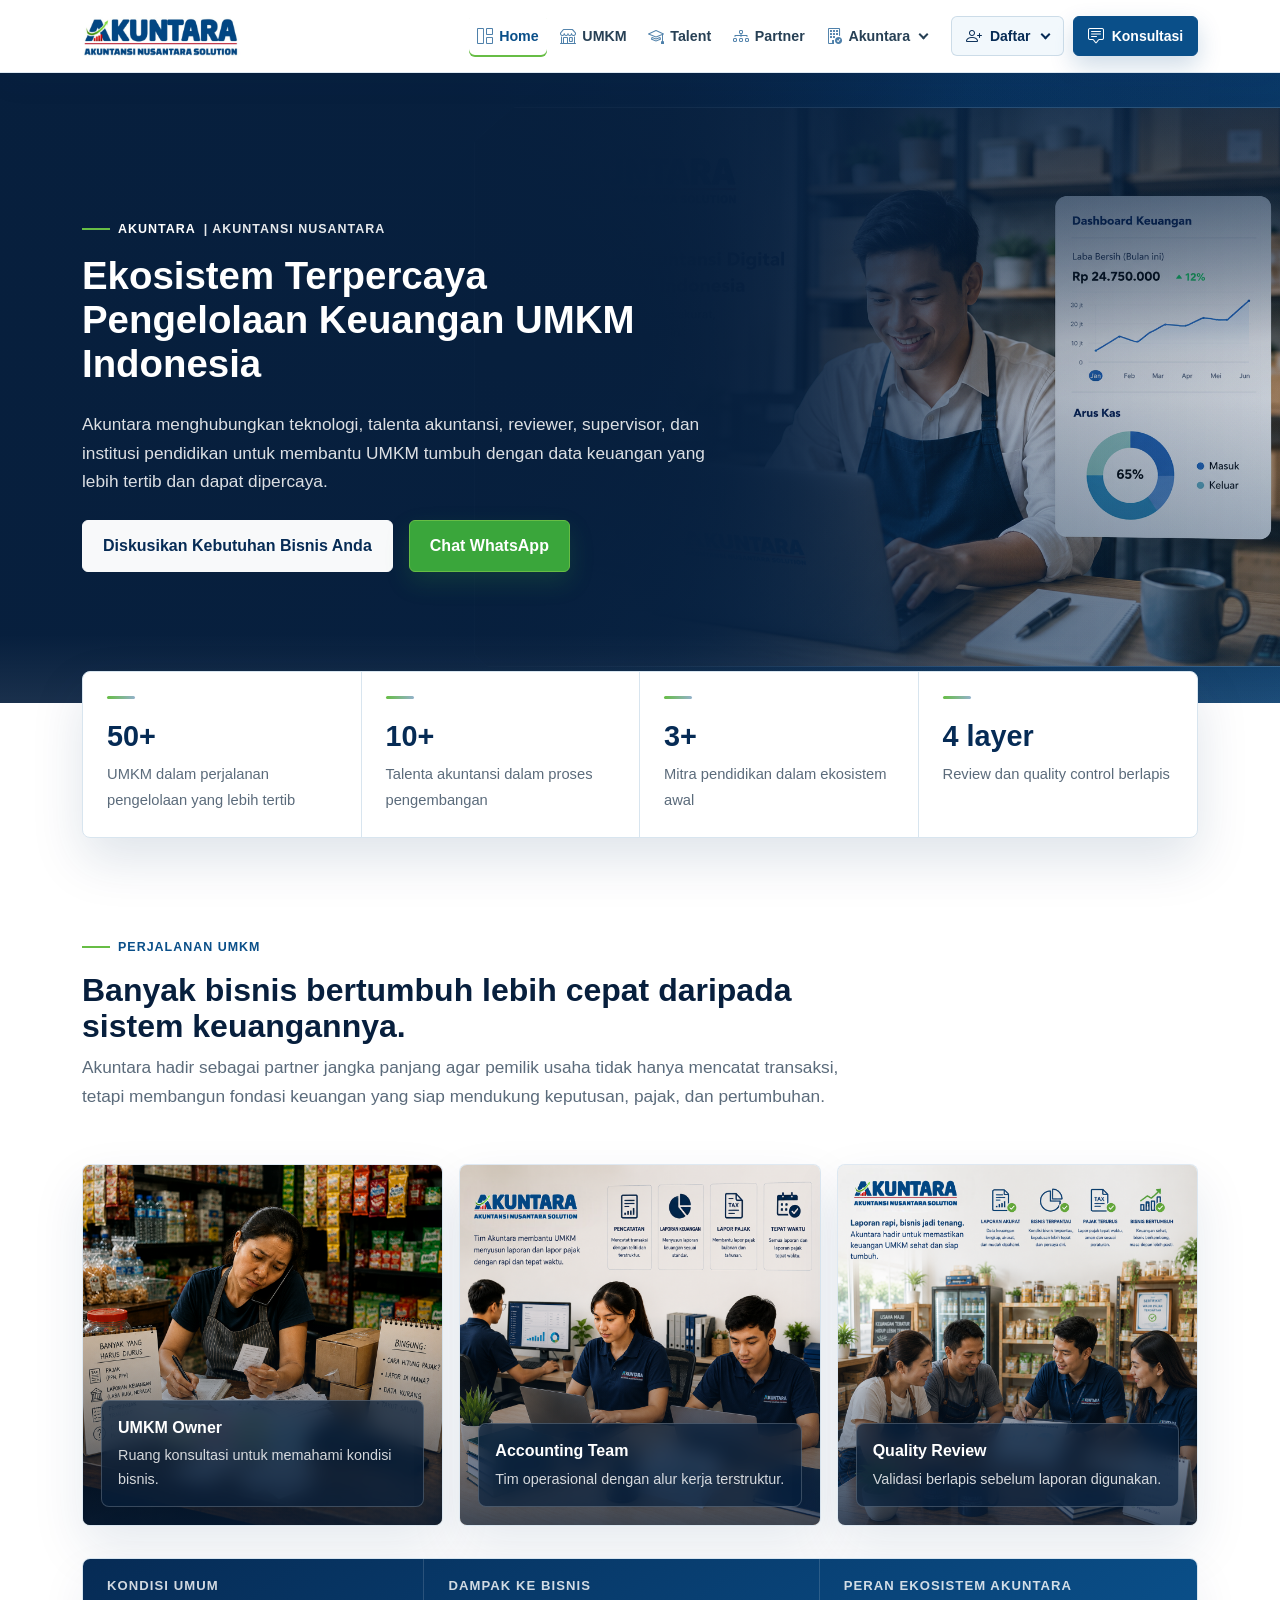
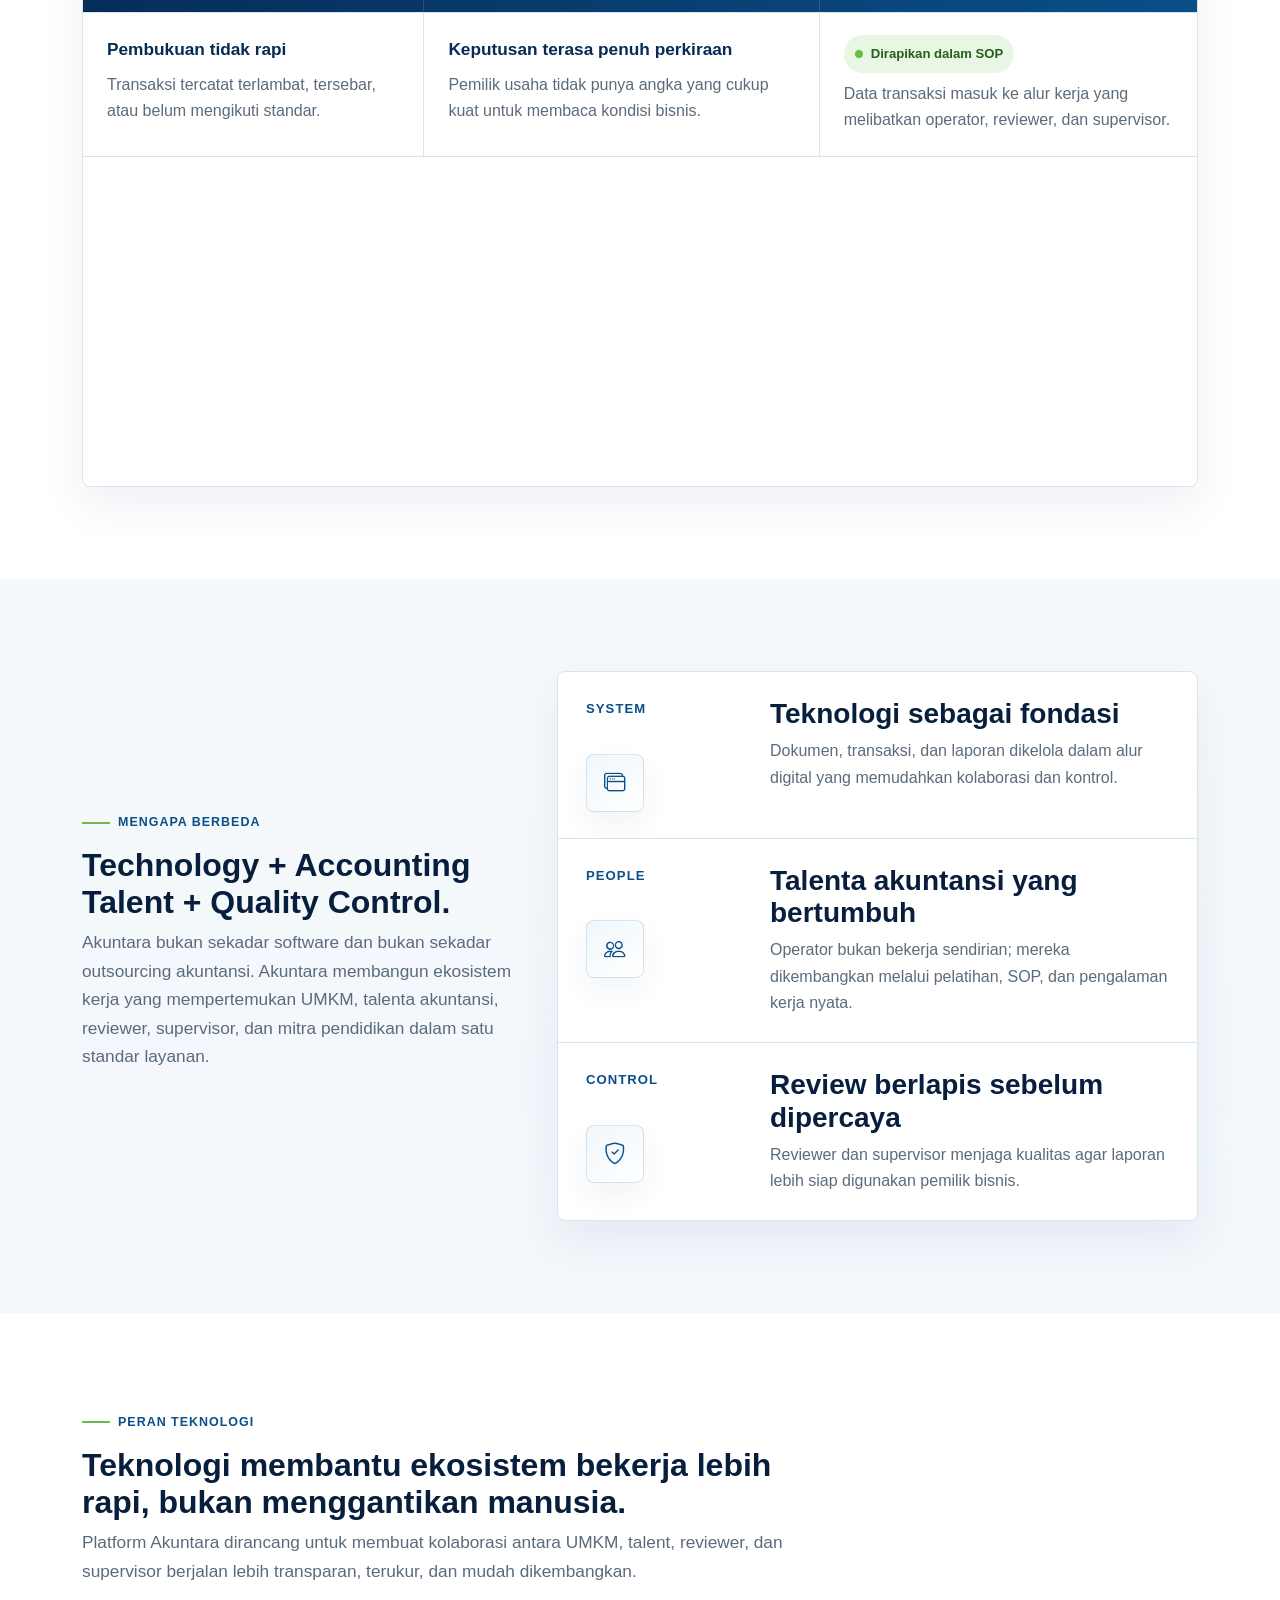
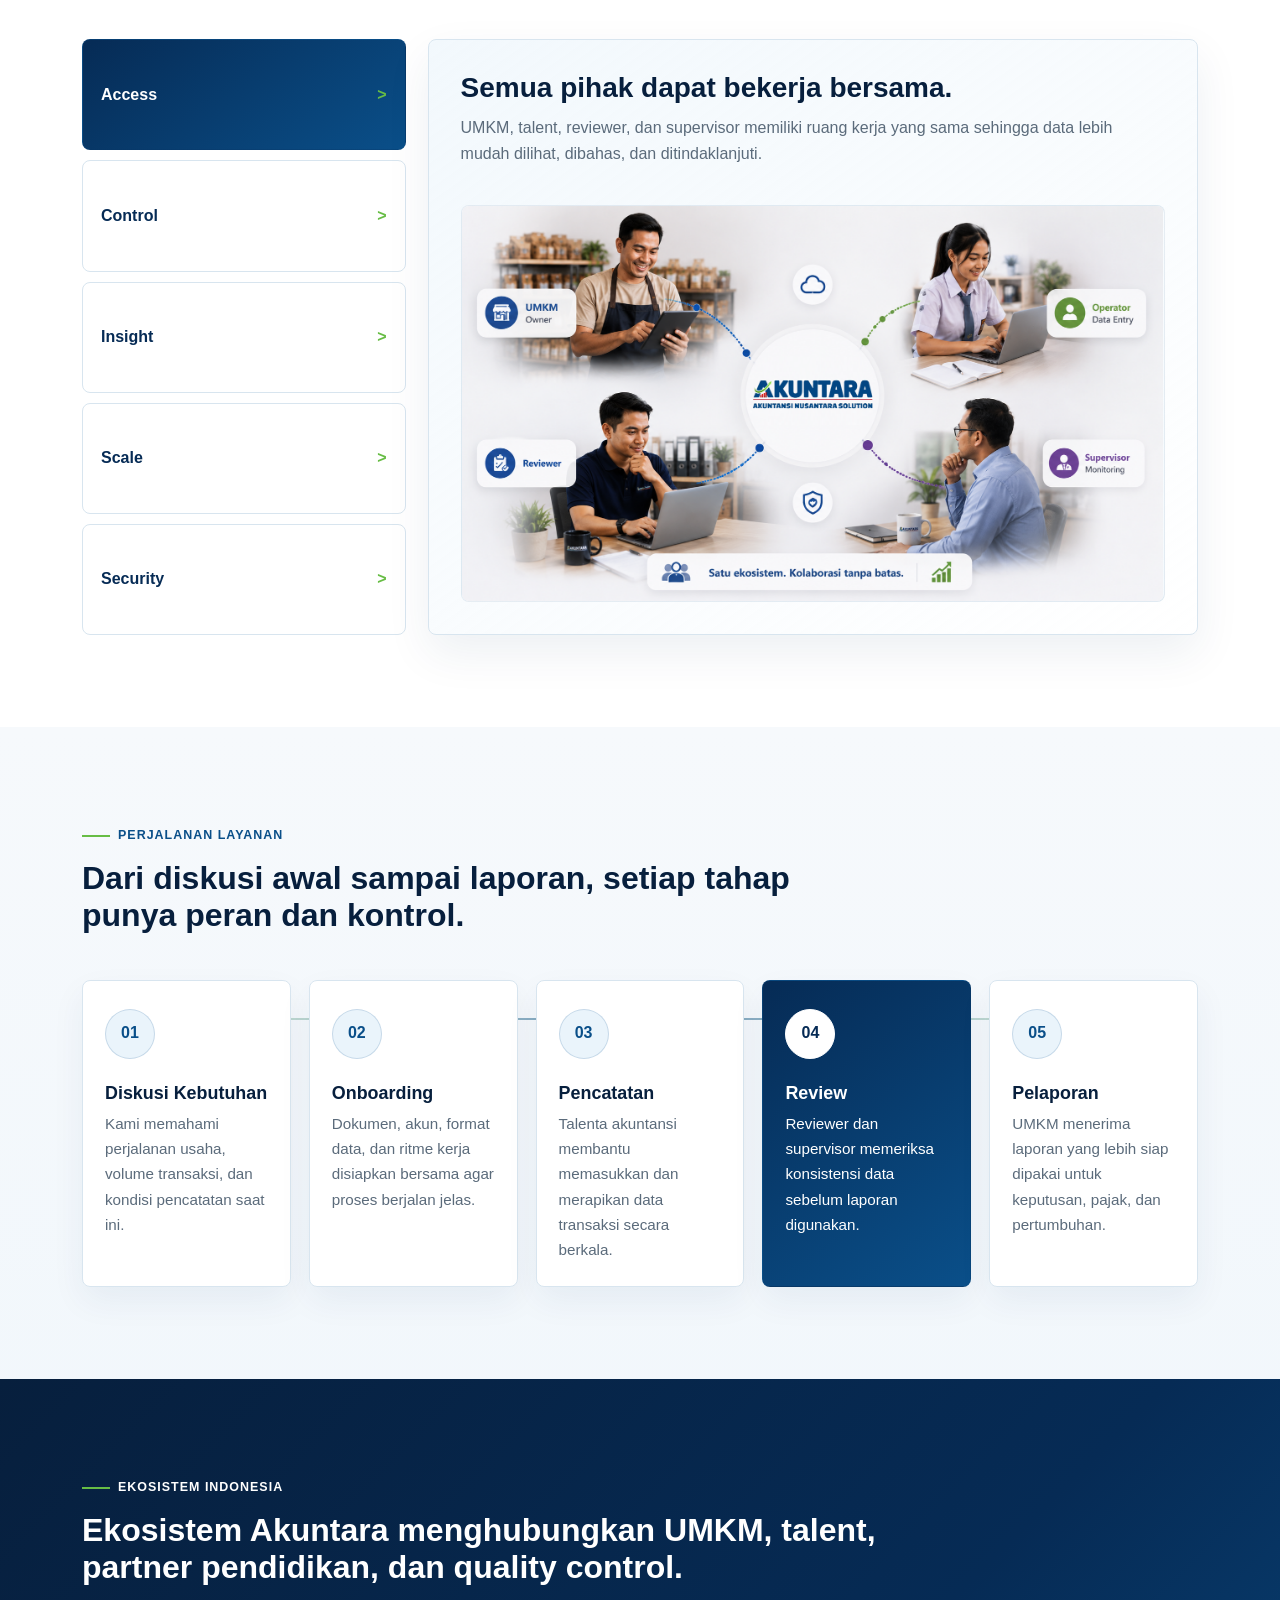
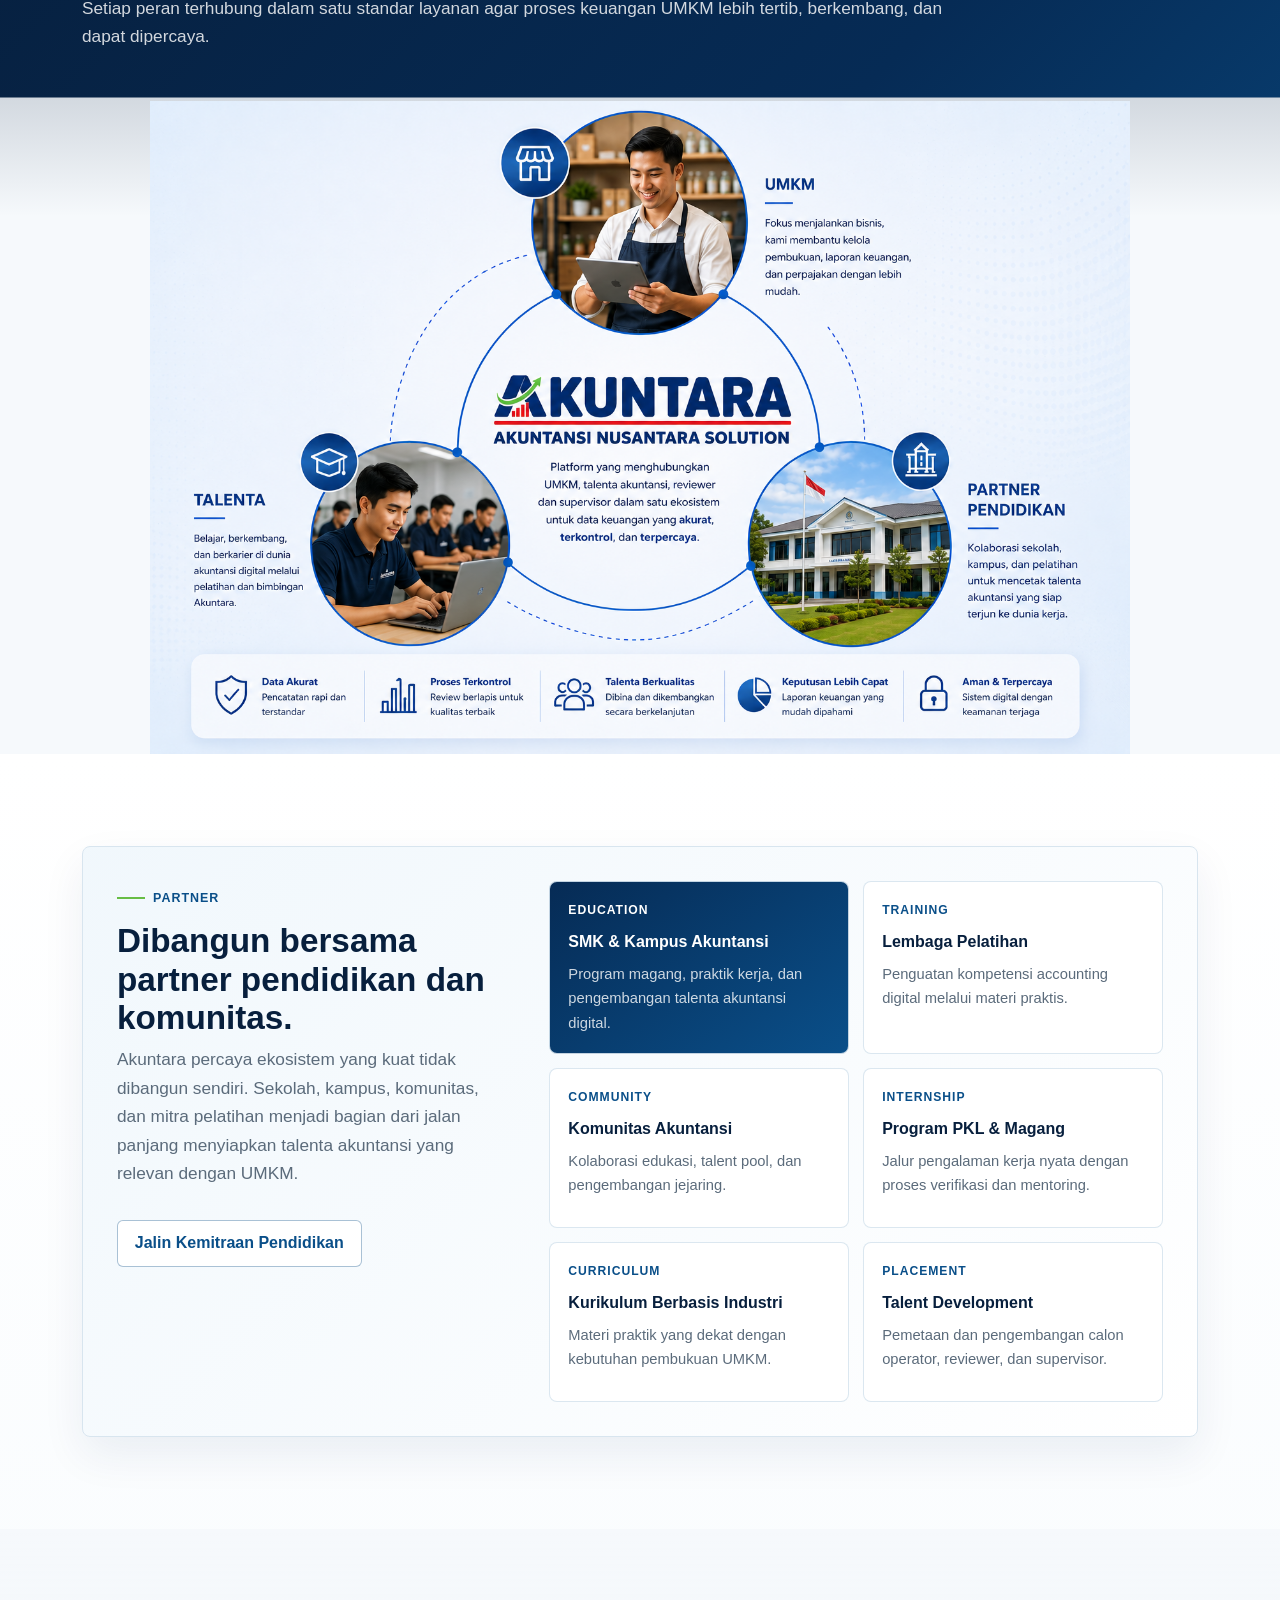
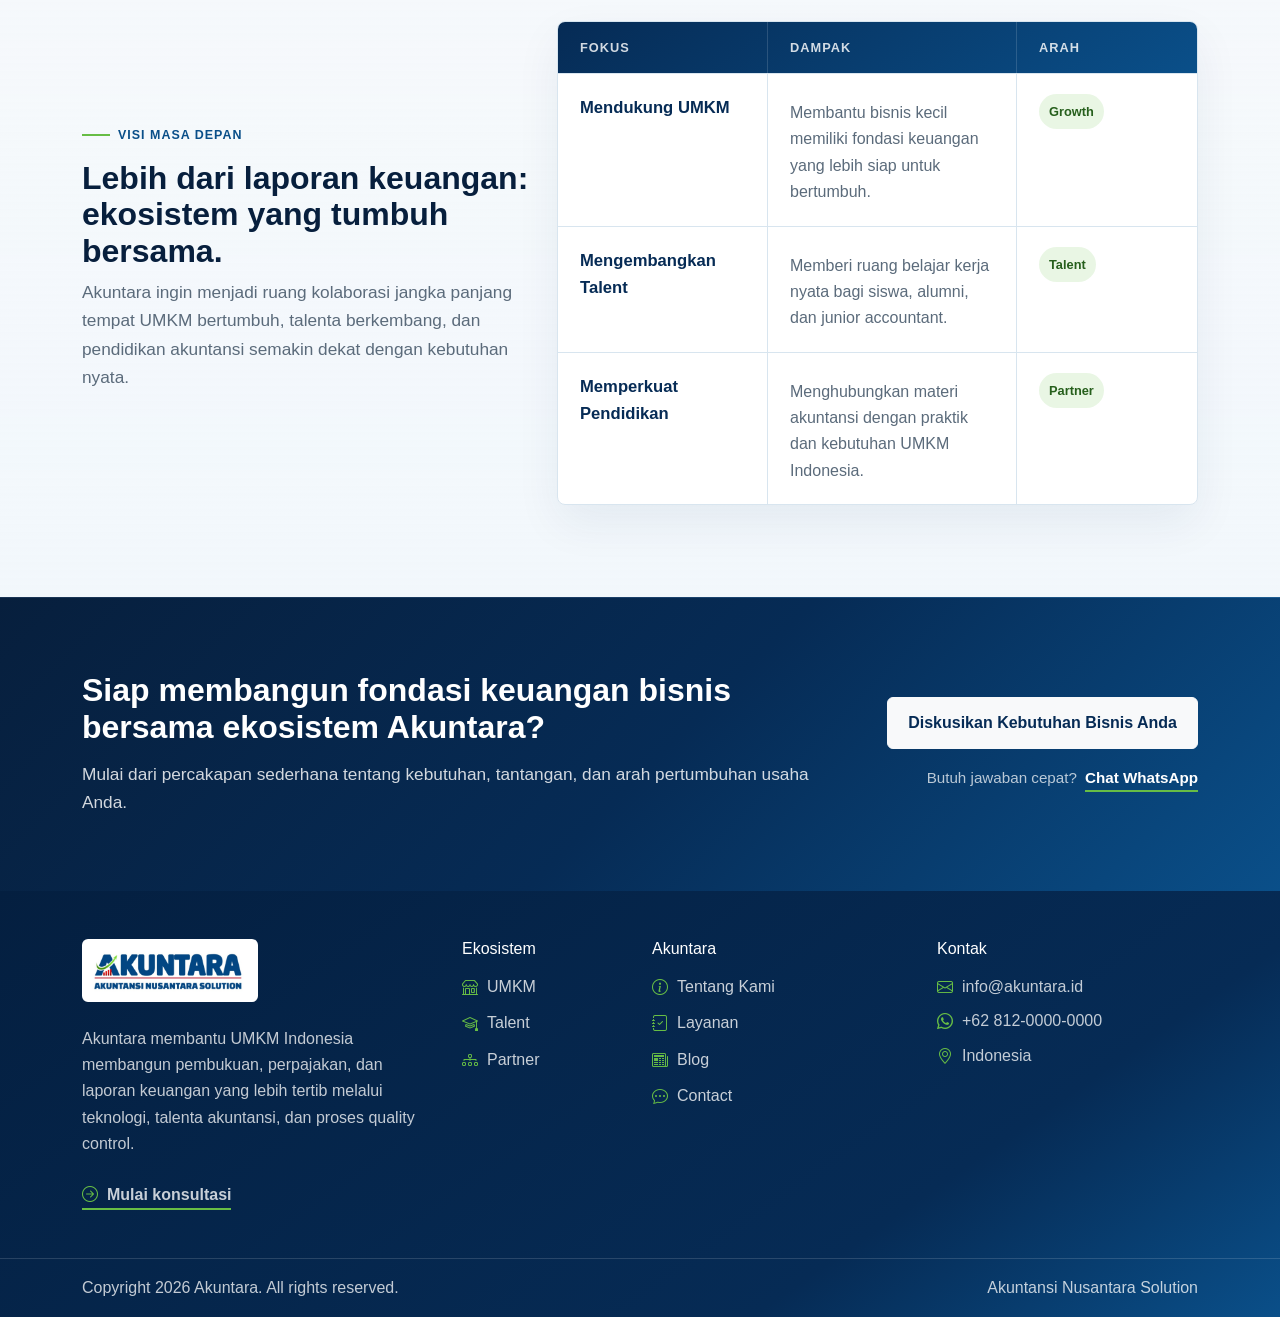
<file: index.html>
<!doctype html>
<html lang="id">
<head>
  <meta charset="utf-8">
  <meta name="viewport" content="width=device-width, initial-scale=1">
  <meta name="description" content="Akuntara adalah ekosistem pengelolaan keuangan UMKM yang menggabungkan teknologi, talenta akuntansi, reviewer, supervisor, quality control, dan mitra pendidikan.">
  <title>Akuntara | Ekosistem Pengelolaan Keuangan UMKM Indonesia</title>
  <link href="https://cdn.jsdelivr.net/npm/bootstrap@5.3.3/dist/css/bootstrap.min.css" rel="stylesheet">
  <link href="assets/css/styles.css" rel="stylesheet">
</head>
<body>
  <div data-component="header"></div>

  <main id="main">
    <section class="hero hero-immersive">
      <div class="hero-image-plane" aria-hidden="true">
        <img src="assets/img/homepage-hero.png" alt="">
      </div>
      <div class="container position-relative">
        <div class="row align-items-center g-5">
          <div class="col-lg-7">
            <span class="eyebrow hero-brand"><strong>AKUNTARA</strong><span>| Akuntansi Nusantara</span></span>
            <h1>Ekosistem Terpercaya Pengelolaan Keuangan UMKM Indonesia</h1>
            <p class="lead mt-4">Akuntara menghubungkan teknologi, talenta akuntansi, reviewer, supervisor, dan institusi pendidikan untuk membantu UMKM tumbuh dengan data keuangan yang lebih tertib dan dapat dipercaya.</p>
            <div class="d-flex flex-column flex-sm-row gap-3 mt-4">
              <a class="btn btn-light btn-lg" href="portal/daftar-umkm.html">Diskusikan Kebutuhan Bisnis Anda</a>
              <a class="btn btn-whatsapp btn-lg" href="https://wa.me/6281200000000?text=Halo%20Akuntara%2C%20saya%20ingin%20bertanya%20tentang%20layanan%20Akuntara." target="_blank" rel="noopener">Chat WhatsApp</a>
            </div>
          </div>
          <div class="col-lg-5 hero-visual-spacer"></div>
        </div>
      </div>
    </section>

    <section class="stats-band">
      <div class="container">
        <div class="stats-inner">
          <div class="stat-item"><strong>50+</strong><span>UMKM dalam perjalanan pengelolaan yang lebih tertib</span></div>
          <div class="stat-item"><strong>10+</strong><span>Talenta akuntansi dalam proses pengembangan</span></div>
          <div class="stat-item"><strong>3+</strong><span>Mitra pendidikan dalam ekosistem awal</span></div>
          <div class="stat-item"><strong>4 layer</strong><span>Review dan quality control berlapis</span></div>
        </div>
      </div>
    </section>

    <section class="section section-problem">
      <div class="container">
        <div class="section-title">
          <span class="eyebrow">Perjalanan UMKM</span>
          <h2>Banyak bisnis bertumbuh lebih cepat daripada sistem keuangannya.</h2>
          <p class="lead">Akuntara hadir sebagai partner jangka panjang agar pemilik usaha tidak hanya mencatat transaksi, tetapi membangun fondasi keuangan yang siap mendukung keputusan, pajak, dan pertumbuhan.</p>
        </div>
        <div class="media-strip">
          <figure class="asset-image-card media-asset-card home-story-card">
            <img src="assets/img/umkm-owner.png" alt="Pemilik UMKM berdiskusi kebutuhan konsultasi bisnis">
            <figcaption><strong>UMKM Owner</strong><span>Ruang konsultasi untuk memahami kondisi bisnis.</span></figcaption>
          </figure>
          <figure class="asset-image-card media-asset-card home-story-card home-story-card-featured">
            <img src="assets/img/accounting-team.png" alt="Tim accounting bekerja dengan alur terstruktur">
            <figcaption><strong>Accounting Team</strong><span>Tim operasional dengan alur kerja terstruktur.</span></figcaption>
          </figure>
          <figure class="asset-image-card media-asset-card home-story-card">
            <img src="assets/img/umkm-review.png" alt="Proses quality review laporan UMKM">
            <figcaption><strong>Quality Review</strong><span>Validasi berlapis sebelum laporan digunakan.</span></figcaption>
          </figure>
        </div>
        <div class="diagnostic-matrix">
          <div class="diagnostic-row is-head">
            <div class="diagnostic-cell">Kondisi umum</div>
            <div class="diagnostic-cell">Dampak ke bisnis</div>
            <div class="diagnostic-cell">Peran Ekosistem Akuntara</div>
          </div>
          <div class="diagnostic-row">
            <div class="diagnostic-cell"><strong>Pembukuan tidak rapi</strong><p>Transaksi tercatat terlambat, tersebar, atau belum mengikuti standar.</p></div>
            <div class="diagnostic-cell"><strong>Keputusan terasa penuh perkiraan</strong><p>Pemilik usaha tidak punya angka yang cukup kuat untuk membaca kondisi bisnis.</p></div>
            <div class="diagnostic-cell"><span class="diagnostic-tag">Dirapikan dalam SOP</span><p>Data transaksi masuk ke alur kerja yang melibatkan operator, reviewer, dan supervisor.</p></div>
          </div>
          <div class="diagnostic-row">
            <div class="diagnostic-cell"><strong>Pajak membingungkan</strong><p>Dokumen dan kewajiban pajak belum tersusun sejak awal.</p></div>
            <div class="diagnostic-cell"><strong>Kepercayaan data melemah</strong><p>Bisnis lebih mudah kehilangan bukti, salah klasifikasi, atau terlambat menyiapkan data.</p></div>
            <div class="diagnostic-cell"><span class="diagnostic-tag">Dibantu dipetakan</span><p>Tim membantu menyusun dokumen dan kebutuhan pajak sebagai bagian dari perjalanan bisnis.</p></div>
          </div>
          <div class="diagnostic-row">
            <div class="diagnostic-cell"><strong>Belum ada tim accounting</strong><p>Merekrut tim penuh sering terlalu mahal untuk bisnis yang sedang bertahap.</p></div>
            <div class="diagnostic-cell"><strong>Owner berjalan sendiri</strong><p>Pemilik atau admin operasional akhirnya merangkap pekerjaan pencatatan yang membutuhkan ketelitian.</p></div>
            <div class="diagnostic-cell"><span class="diagnostic-tag">Dikerjakan berlapis</span><p>Talenta akuntansi didampingi reviewer dan supervisor agar kualitas tetap terjaga.</p></div>
          </div>
        </div>
      </div>
    </section>

    <section class="section section-muted section-split" id="difference">
      <div class="container">
        <div class="row align-items-center g-5">
          <div class="col-lg-5">
            <span class="eyebrow">Mengapa Berbeda</span>
            <h2>Technology + Accounting Talent + Quality Control.</h2>
            <p class="lead">Akuntara bukan sekadar software dan bukan sekadar outsourcing akuntansi. Akuntara membangun ekosistem kerja yang mempertemukan UMKM, talenta akuntansi, reviewer, supervisor, dan mitra pendidikan dalam satu standar layanan.</p>
          </div>
          <div class="col-lg-7">
            <div class="capability-stack">
              <div class="capability-row"><div class="capability-meta"><span>System</span><i class="bi bi-window-stack" aria-hidden="true"></i></div><div><h3>Teknologi sebagai fondasi</h3><p>Dokumen, transaksi, dan laporan dikelola dalam alur digital yang memudahkan kolaborasi dan kontrol.</p></div></div>
              <div class="capability-row"><div class="capability-meta"><span>People</span><i class="bi bi-people" aria-hidden="true"></i></div><div><h3>Talenta akuntansi yang bertumbuh</h3><p>Operator bukan bekerja sendirian; mereka dikembangkan melalui pelatihan, SOP, dan pengalaman kerja nyata.</p></div></div>
              <div class="capability-row"><div class="capability-meta"><span>Control</span><i class="bi bi-shield-check" aria-hidden="true"></i></div><div><h3>Review berlapis sebelum dipercaya</h3><p>Reviewer dan supervisor menjaga kualitas agar laporan lebih siap digunakan pemilik bisnis.</p></div></div>
            </div>
          </div>
        </div>
      </div>
    </section>

    <section class="section section-tech">
      <div class="container">
        <div class="section-title">
          <span class="eyebrow">Peran Teknologi</span>
          <h2>Teknologi membantu ekosistem bekerja lebih rapi, bukan menggantikan manusia.</h2>
          <p class="lead">Platform Akuntara dirancang untuk membuat kolaborasi antara UMKM, talent, reviewer, dan supervisor berjalan lebih transparan, terukur, dan mudah dikembangkan.</p>
        </div>
        <div class="context-switcher" data-switcher>
          <div class="switcher-list" role="tablist" aria-label="Peran Teknologi">
            <button class="switcher-tab is-active" type="button" data-switch-target="access">Access</button>
            <button class="switcher-tab" type="button" data-switch-target="control">Control</button>
            <button class="switcher-tab" type="button" data-switch-target="insight">Insight</button>
            <button class="switcher-tab" type="button" data-switch-target="scale">Scale</button>
            <button class="switcher-tab" type="button" data-switch-target="security">Security</button>
          </div>
          <div>
            <div class="switcher-panel is-active" data-switch-panel="access"><h3>Semua pihak dapat bekerja bersama.</h3><p>UMKM, talent, reviewer, dan supervisor memiliki ruang kerja yang sama sehingga data lebih mudah dilihat, dibahas, dan ditindaklanjuti.</p><figure class="switcher-visual"><img src="assets/img/access.png" alt="Visual akses kerja bersama dalam ekosistem Akuntara"></figure></div>
            <div class="switcher-panel" data-switch-panel="control"><h3>Semua data diperiksa.</h3><p>Setiap transaksi dan dokumen masuk ke alur review agar laporan tidak langsung digunakan sebelum melewati kontrol kualitas.</p><figure class="switcher-visual"><img src="assets/img/control.png" alt="Visual pemeriksaan dan kontrol data Akuntara"></figure></div>
            <div class="switcher-panel" data-switch-panel="insight"><h3>Menjadi laporan yang bermanfaat.</h3><p>Data yang sudah rapi diolah menjadi ringkasan dan laporan yang membantu pemilik bisnis membaca kondisi keuangan dengan lebih jelas.</p><figure class="switcher-visual"><img src="assets/img/insight.png" alt="Visual laporan dan insight keuangan Akuntara"></figure></div>
            <div class="switcher-panel" data-switch-panel="scale"><h3>Ekosistem dapat berkembang.</h3><p>Alur kerja yang terstruktur membuat Akuntara siap mendukung lebih banyak UMKM, talent, reviewer, supervisor, dan partner pendidikan.</p><figure class="switcher-visual"><img src="assets/img/scale.png" alt="Visual ekosistem Akuntara yang dapat berkembang"></figure></div>
            <div class="switcher-panel" data-switch-panel="security"><h3>Data bisnis tetap aman.</h3><p>Akses, proses, dan penyimpanan data dirancang agar informasi bisnis tetap terlindungi sepanjang proses kerja.</p><figure class="switcher-visual"><img src="assets/img/security.png" alt="Visual keamanan data bisnis Akuntara"></figure></div>
          </div>
        </div>
      </div>
    </section>

    <section class="section section-muted">
      <div class="container">
        <div class="section-title">
          <span class="eyebrow">Perjalanan Layanan</span>
          <h2>Dari diskusi awal sampai laporan, setiap tahap punya peran dan kontrol.</h2>
        </div>
        <div class="workflow-timeline">
          <div class="workflow-step">
            <span>01</span>
            <h3>Diskusi Kebutuhan</h3>
            <p>Kami memahami perjalanan usaha, volume transaksi, dan kondisi pencatatan saat ini.</p>
          </div>
          <div class="workflow-step">
            <span>02</span>
            <h3>Onboarding</h3>
            <p>Dokumen, akun, format data, dan ritme kerja disiapkan bersama agar proses berjalan jelas.</p>
          </div>
          <div class="workflow-step">
            <span>03</span>
            <h3>Pencatatan</h3>
            <p>Talenta akuntansi membantu memasukkan dan merapikan data transaksi secara berkala.</p>
          </div>
          <div class="workflow-step is-highlight">
            <span>04</span>
            <h3>Review</h3>
            <p>Reviewer dan supervisor memeriksa konsistensi data sebelum laporan digunakan.</p>
          </div>
          <div class="workflow-step">
            <span>05</span>
            <h3>Pelaporan</h3>
            <p>UMKM menerima laporan yang lebih siap dipakai untuk keputusan, pajak, dan pertumbuhan.</p>
          </div>
        </div>
      </div>
    </section>

    <section class="section section-navy section-ecosystem-integrated">
      <div class="container">
        <div class="ecosystem-showcase">
          <div class="section-title">
            <span class="eyebrow">Ekosistem Indonesia</span>
            <h2>Ekosistem Akuntara menghubungkan UMKM, talent, partner pendidikan, dan quality control.</h2>
            <p class="lead">Setiap peran terhubung dalam satu standar layanan agar proses keuangan UMKM lebih tertib, berkembang, dan dapat dipercaya.</p>
          </div>
          <div class="ecosystem-visual-band">
            <figure class="asset-image-card ecosystem-image-card ecosystem-image-wide">
              <img src="assets/img/homepage-ecosystem.png" alt="Visual ekosistem Akuntara yang menghubungkan UMKM, talent, partner, dan quality control">
            </figure>
          </div>
        </div>
      </div>
    </section>

    <section class="section">
      <div class="container">
        <div class="partner-panel">
          <div class="partner-copy">
            <span class="eyebrow">Partner</span>
            <h2>Dibangun bersama partner pendidikan dan komunitas.</h2>
            <p class="lead">Akuntara percaya ekosistem yang kuat tidak dibangun sendiri. Sekolah, kampus, komunitas, dan mitra pelatihan menjadi bagian dari jalan panjang menyiapkan talenta akuntansi yang relevan dengan UMKM.</p>
            <a class="btn btn-outline-primary mt-3" href="partner.html">Jalin Kemitraan Pendidikan</a>
          </div>
          <div>
            <div class="partner-grid">
              <div class="partner-item is-accent">
                <span>Education</span>
                <strong>SMK & Kampus Akuntansi</strong>
                <p>Program magang, praktik kerja, dan pengembangan talenta akuntansi digital.</p>
              </div>
              <div class="partner-item"><span>Training</span><strong>Lembaga Pelatihan</strong><p>Penguatan kompetensi accounting digital melalui materi praktis.</p></div>
              <div class="partner-item"><span>Community</span><strong>Komunitas Akuntansi</strong><p>Kolaborasi edukasi, talent pool, dan pengembangan jejaring.</p></div>
              <div class="partner-item"><span>Internship</span><strong>Program PKL & Magang</strong><p>Jalur pengalaman kerja nyata dengan proses verifikasi dan mentoring.</p></div>
              <div class="partner-item"><span>Curriculum</span><strong>Kurikulum Berbasis Industri</strong><p>Materi praktik yang dekat dengan kebutuhan pembukuan UMKM.</p></div>
              <div class="partner-item"><span>Placement</span><strong>Talent Development</strong><p>Pemetaan dan pengembangan calon operator, reviewer, dan supervisor.</p></div>
            </div>
          </div>
        </div>
      </div>
    </section>

    <section class="section section-muted">
      <div class="container">
        <div class="row align-items-center g-5">
          <div class="col-lg-5">
            <span class="eyebrow">Visi Masa Depan</span>
            <h2>Lebih dari laporan keuangan: ekosistem yang tumbuh bersama.</h2>
            <p class="lead">Akuntara ingin menjadi ruang kolaborasi jangka panjang tempat UMKM bertumbuh, talenta berkembang, dan pendidikan akuntansi semakin dekat dengan kebutuhan nyata.</p>
          </div>
          <div class="col-lg-7">
            <div class="summary-table">
              <div class="summary-row is-head">
                <div class="summary-cell">Fokus</div>
                <div class="summary-cell">Dampak</div>
                <div class="summary-cell">Arah</div>
              </div>
              <div class="summary-row"><div class="summary-cell"><strong>Mendukung UMKM</strong></div><div class="summary-cell"><p>Membantu bisnis kecil memiliki fondasi keuangan yang lebih siap untuk bertumbuh.</p></div><div class="summary-cell"><span class="summary-tag">Growth</span></div></div>
              <div class="summary-row"><div class="summary-cell"><strong>Mengembangkan Talent</strong></div><div class="summary-cell"><p>Memberi ruang belajar kerja nyata bagi siswa, alumni, dan junior accountant.</p></div><div class="summary-cell"><span class="summary-tag">Talent</span></div></div>
              <div class="summary-row"><div class="summary-cell"><strong>Memperkuat Pendidikan</strong></div><div class="summary-cell"><p>Menghubungkan materi akuntansi dengan praktik dan kebutuhan UMKM Indonesia.</p></div><div class="summary-cell"><span class="summary-tag">Partner</span></div></div>
            </div>
          </div>
        </div>
      </div>
    </section>

    <section class="section-sm section-navy final-cta">
      <div class="container">
        <div class="final-cta-inner">
          <div class="final-cta-copy">
            <h2>Siap membangun fondasi keuangan bisnis bersama ekosistem Akuntara?</h2>
            <p class="lead mb-0">Mulai dari percakapan sederhana tentang kebutuhan, tantangan, dan arah pertumbuhan usaha Anda.</p>
          </div>
          <div class="final-cta-actions">
            <a class="btn btn-light btn-lg" href="portal/daftar-umkm.html">Diskusikan Kebutuhan Bisnis Anda</a>
            <div class="cta-secondary-link mt-3">
              <span>Butuh jawaban cepat?</span>
              <a href="https://wa.me/6281200000000?text=Halo%20Akuntara%2C%20saya%20ingin%20bertanya%20tentang%20layanan%20Akuntara." target="_blank" rel="noopener">Chat WhatsApp</a>
            </div>
          </div>
        </div>
      </div>
    </section>
  </main>

  <div data-component="footer"></div>
  <script src="https://cdn.jsdelivr.net/npm/bootstrap@5.3.3/dist/js/bootstrap.bundle.min.js"></script>
  <script src="assets/js/main.js"></script>
</body>
</html>
</file>
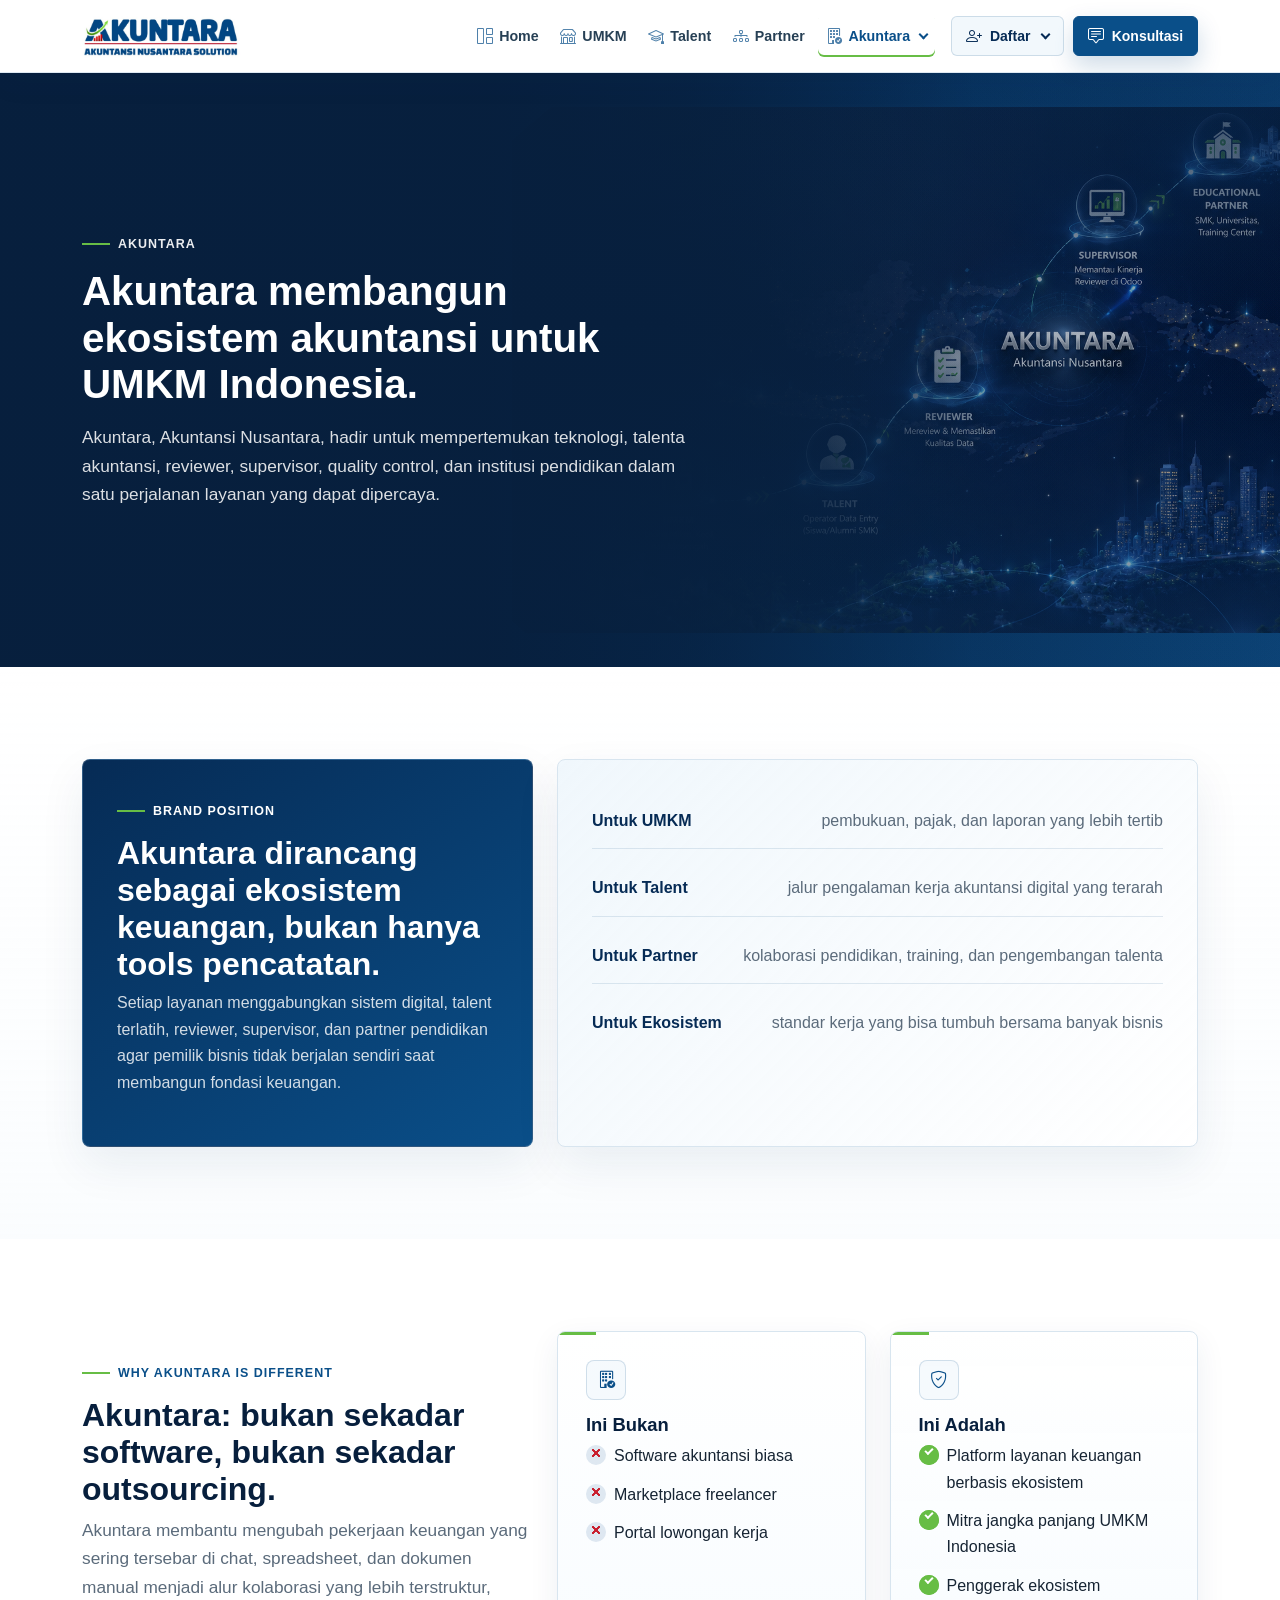
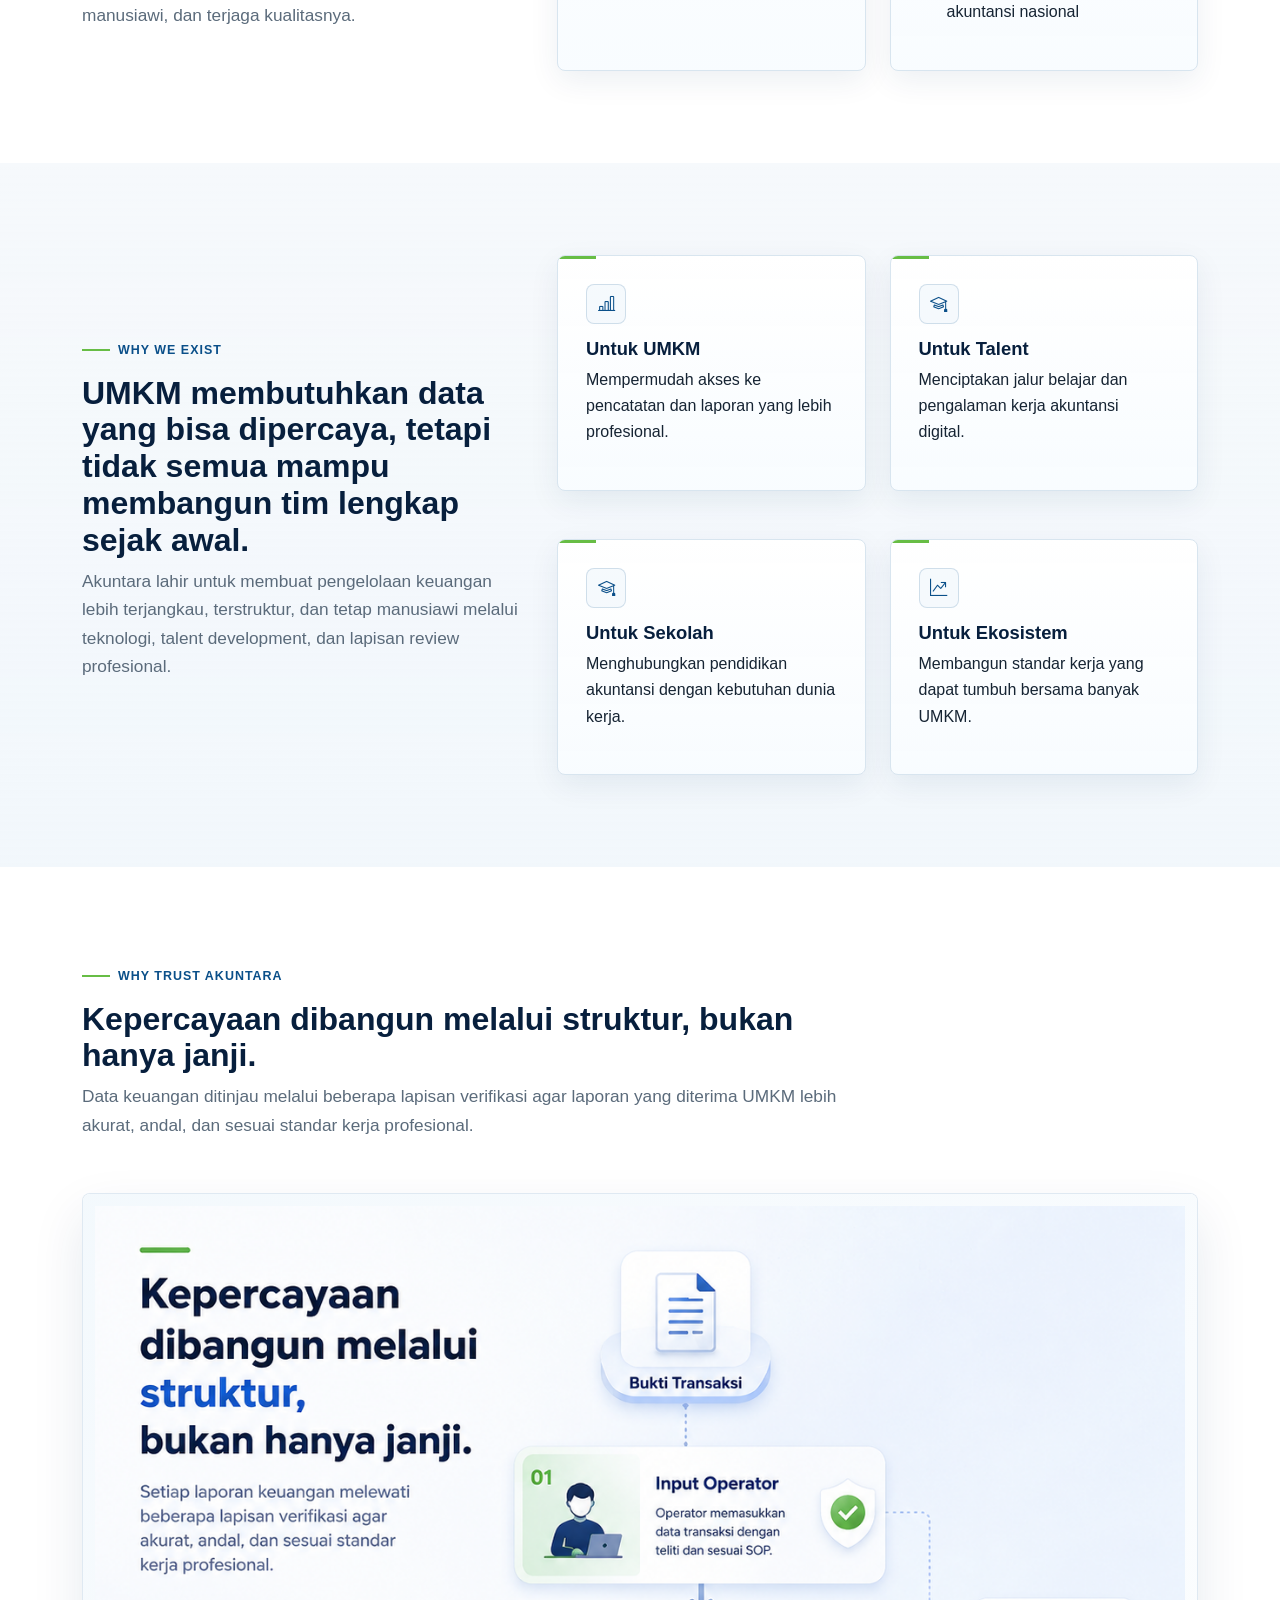
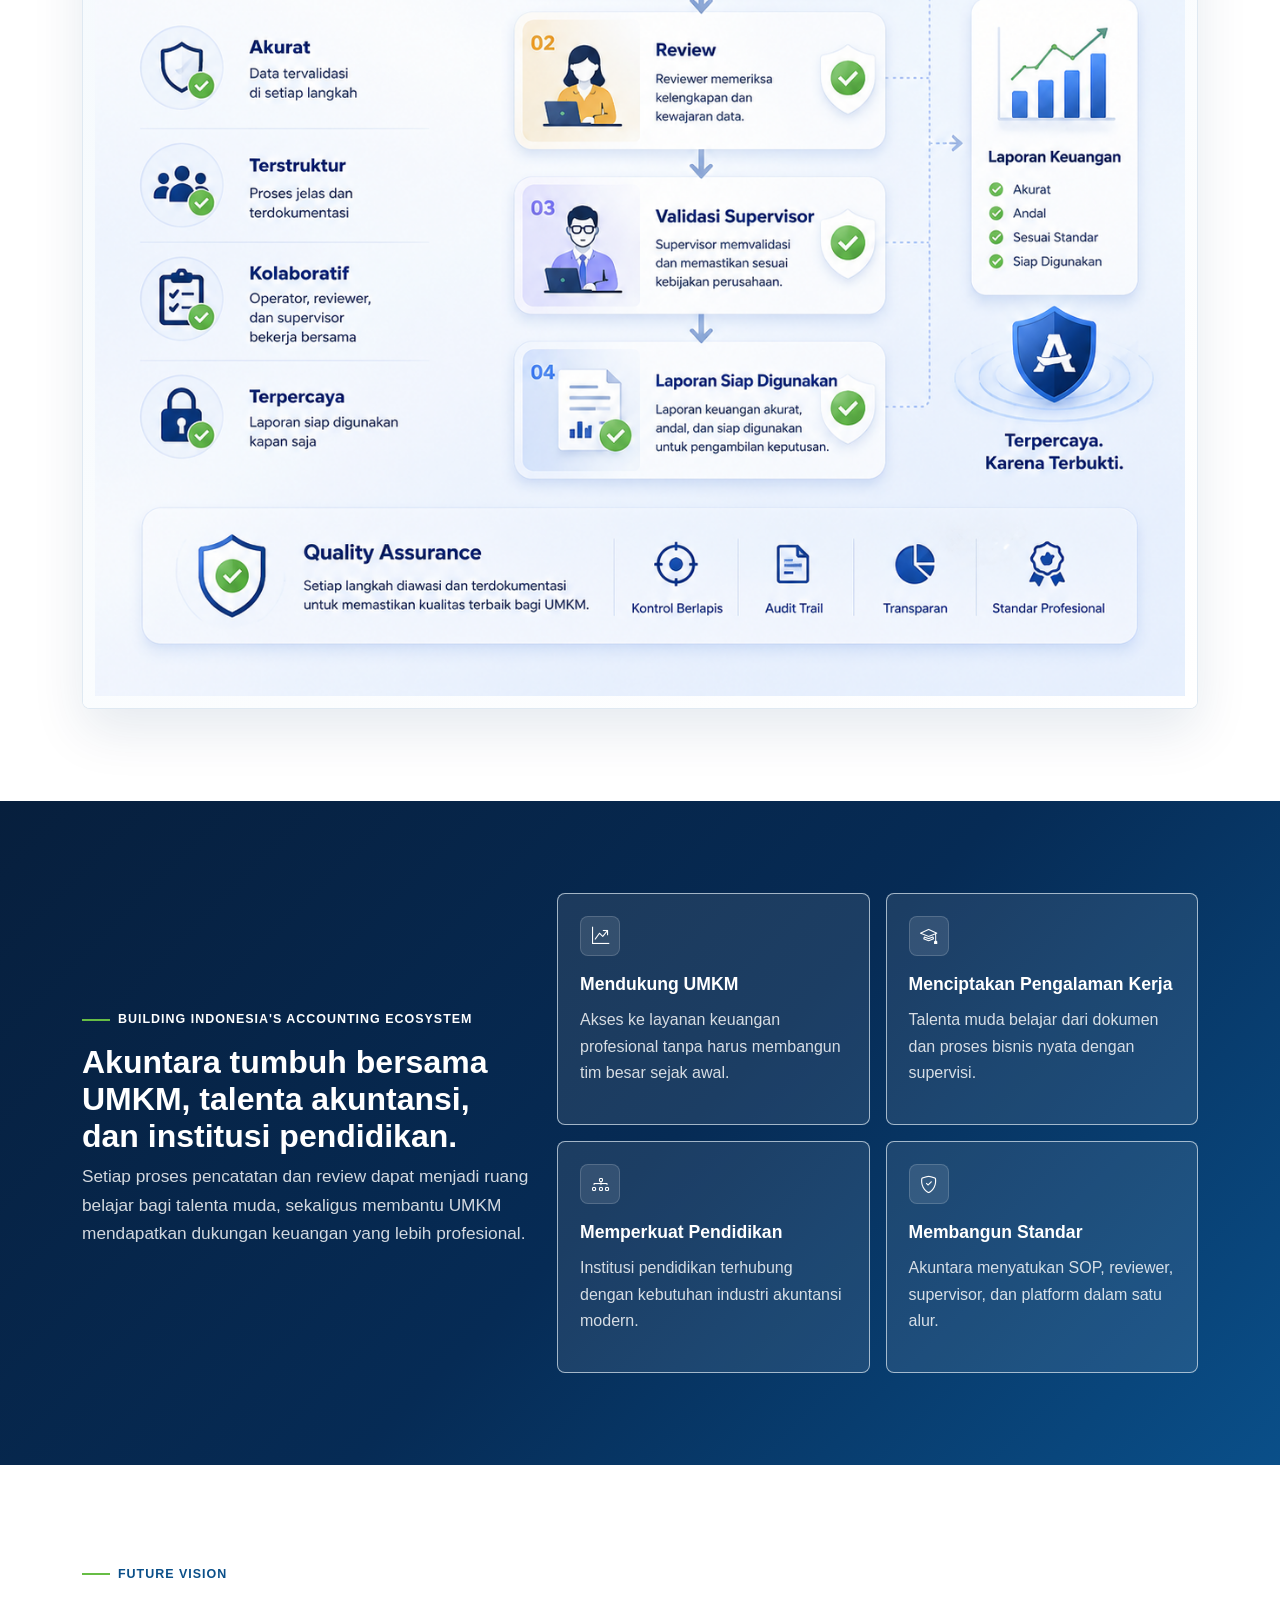
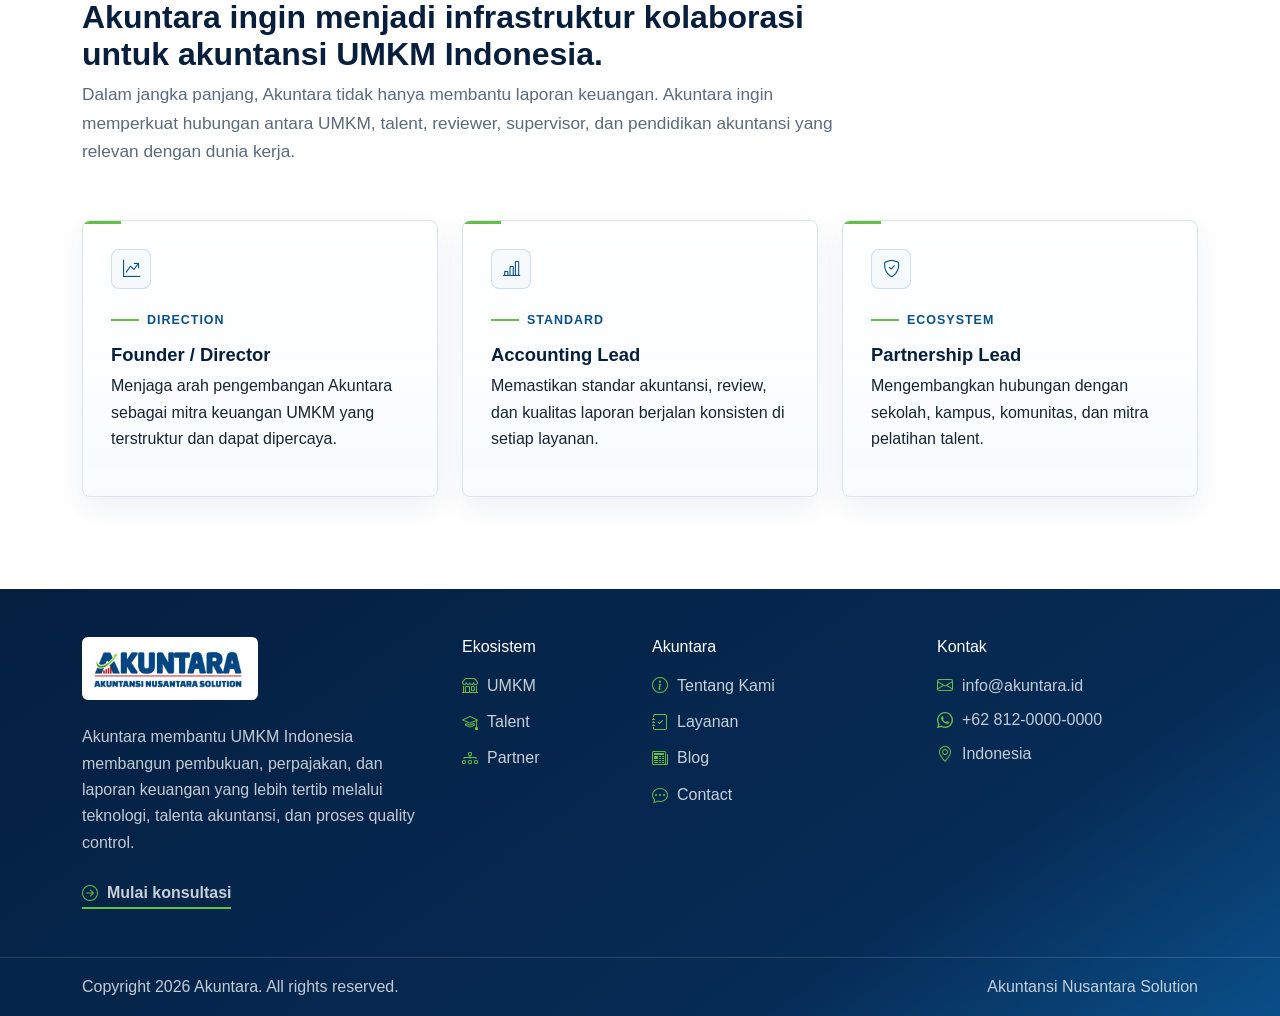
<file: about.html>
<!doctype html>
<html lang="id">
<head>
  <meta charset="utf-8">
  <meta name="viewport" content="width=device-width, initial-scale=1">
  <meta name="description" content="Tentang Akuntara, visi, misi, alasan berdiri, dan struktur quality control operator, reviewer, supervisor, manager.">
  <title>Tentang Kami | Akuntara</title>
  <link href="https://cdn.jsdelivr.net/npm/bootstrap@5.3.3/dist/css/bootstrap.min.css" rel="stylesheet">
  <link href="assets/css/styles.css" rel="stylesheet">
</head>
<body>
  <div data-component="header"></div>
  <main id="main">
    <section class="page-hero page-hero-immersive page-hero-about">
      <div class="page-hero-image-plane" aria-hidden="true">
        <img src="assets/img/akuntara-hero.png" alt="">
      </div>
      <div class="container">
        <div class="page-hero-copy">
          <span class="eyebrow">Akuntara</span>
          <h1>Akuntara membangun ekosistem akuntansi untuk UMKM Indonesia.</h1>
          <p class="lead mt-3">Akuntara, Akuntansi Nusantara, hadir untuk mempertemukan teknologi, talenta akuntansi, reviewer, supervisor, quality control, dan institusi pendidikan dalam satu perjalanan layanan yang dapat dipercaya.</p>
        </div>
        <div class="page-hero-visual page-hero-visual-spacer" aria-hidden="true"></div>
      </div>
    </section>

    <section class="section">
      <div class="container">
        <div class="row g-4 align-items-stretch">
          <div class="col-lg-5">
            <div class="story-panel dark h-100">
              <span class="eyebrow">Brand Position</span>
              <h2>Akuntara dirancang sebagai ekosistem keuangan, bukan hanya tools pencatatan.</h2>
              <p>Setiap layanan menggabungkan sistem digital, talent terlatih, reviewer, supervisor, dan partner pendidikan agar pemilik bisnis tidak berjalan sendiri saat membangun fondasi keuangan.</p>
            </div>
          </div>
          <div class="col-lg-7">
            <div class="story-panel h-100">
              <ul class="signal-list">
                <li><strong>Untuk UMKM</strong><span>pembukuan, pajak, dan laporan yang lebih tertib</span></li>
                <li><strong>Untuk Talent</strong><span>jalur pengalaman kerja akuntansi digital yang terarah</span></li>
                <li><strong>Untuk Partner</strong><span>kolaborasi pendidikan, training, dan pengembangan talenta</span></li>
                <li><strong>Untuk Ekosistem</strong><span>standar kerja yang bisa tumbuh bersama banyak bisnis</span></li>
              </ul>
            </div>
          </div>
        </div>
      </div>
    </section>

    <section class="section">
      <div class="container">
        <div class="row g-5 align-items-center">
          <div class="col-lg-5">
            <span class="eyebrow">Why Akuntara Is Different</span>
            <h2>Akuntara: bukan sekadar software, bukan sekadar outsourcing.</h2>
            <p class="lead">Akuntara membantu mengubah pekerjaan keuangan yang sering tersebar di chat, spreadsheet, dan dokumen manual menjadi alur kolaborasi yang lebih terstruktur, manusiawi, dan terjaga kualitasnya.</p>
          </div>
          <div class="col-lg-7">
            <div class="row g-4">
              <div class="col-md-6"><div class="card-clean"><h3>Ini Bukan</h3><ul class="check-list negative-list"><li>Software akuntansi biasa</li><li>Marketplace freelancer</li><li>Portal lowongan kerja</li></ul></div></div>
              <div class="col-md-6"><div class="card-clean"><h3>Ini Adalah</h3><ul class="check-list"><li>Platform layanan keuangan berbasis ekosistem</li><li>Mitra jangka panjang UMKM Indonesia</li><li>Penggerak ekosistem akuntansi nasional</li></ul></div></div>
            </div>
          </div>
        </div>
      </div>
    </section>

    <section class="section section-muted">
      <div class="container">
        <div class="row g-5 align-items-center">
          <div class="col-lg-5">
            <span class="eyebrow">Why We Exist</span>
            <h2>UMKM membutuhkan data yang bisa dipercaya, tetapi tidak semua mampu membangun tim lengkap sejak awal.</h2>
            <p class="lead">Akuntara lahir untuk membuat pengelolaan keuangan lebih terjangkau, terstruktur, dan tetap manusiawi melalui teknologi, talent development, dan lapisan review profesional.</p>
          </div>
          <div class="col-lg-7">
            <div class="row g-4">
              <div class="col-md-6"><div class="card-clean"><h3>Untuk UMKM</h3><p>Mempermudah akses ke pencatatan dan laporan yang lebih profesional.</p></div></div>
              <div class="col-md-6"><div class="card-clean"><h3>Untuk Talent</h3><p>Menciptakan jalur belajar dan pengalaman kerja akuntansi digital.</p></div></div>
              <div class="col-md-6"><div class="card-clean"><h3>Untuk Sekolah</h3><p>Menghubungkan pendidikan akuntansi dengan kebutuhan dunia kerja.</p></div></div>
              <div class="col-md-6"><div class="card-clean"><h3>Untuk Ekosistem</h3><p>Membangun standar kerja yang dapat tumbuh bersama banyak UMKM.</p></div></div>
            </div>
          </div>
        </div>
      </div>
    </section>

    <section class="section">
      <div class="container">
        <div class="section-title">
          <span class="eyebrow">Why Trust Akuntara</span>
          <h2>Kepercayaan dibangun melalui struktur, bukan hanya janji.</h2>
          <p class="lead">Data keuangan ditinjau melalui beberapa lapisan verifikasi agar laporan yang diterima UMKM lebih akurat, andal, dan sesuai standar kerja profesional.</p>
        </div>
        <figure class="asset-image-card quality-image-card square-image-card">
          <img src="assets/img/why-trust.png" alt="Visual alasan kepercayaan Akuntara melalui struktur dan quality control">
        </figure>
      </div>
    </section>

    <section class="section section-navy">
      <div class="container">
        <div class="row align-items-center g-5">
          <div class="col-lg-5">
            <span class="eyebrow">Building Indonesia's Accounting Ecosystem</span>
            <h2>Akuntara tumbuh bersama UMKM, talenta akuntansi, dan institusi pendidikan.</h2>
            <p class="lead">Setiap proses pencatatan dan review dapat menjadi ruang belajar bagi talenta muda, sekaligus membantu UMKM mendapatkan dukungan keuangan yang lebih profesional.</p>
          </div>
          <div class="col-lg-7">
            <div class="ecosystem-map">
              <div class="ecosystem-node"><strong>Mendukung UMKM</strong><p>Akses ke layanan keuangan profesional tanpa harus membangun tim besar sejak awal.</p></div>
              <div class="ecosystem-node"><strong>Menciptakan Pengalaman Kerja</strong><p>Talenta muda belajar dari dokumen dan proses bisnis nyata dengan supervisi.</p></div>
              <div class="ecosystem-node"><strong>Memperkuat Pendidikan</strong><p>Institusi pendidikan terhubung dengan kebutuhan industri akuntansi modern.</p></div>
              <div class="ecosystem-node"><strong>Membangun Standar</strong><p>Akuntara menyatukan SOP, reviewer, supervisor, dan platform dalam satu alur.</p></div>
            </div>
          </div>
        </div>
      </div>
    </section>

    <section class="section">
      <div class="container">
        <div class="section-title">
          <span class="eyebrow">Future Vision</span>
          <h2>Akuntara ingin menjadi infrastruktur kolaborasi untuk akuntansi UMKM Indonesia.</h2>
          <p class="lead">Dalam jangka panjang, Akuntara tidak hanya membantu laporan keuangan. Akuntara ingin memperkuat hubungan antara UMKM, talent, reviewer, supervisor, dan pendidikan akuntansi yang relevan dengan dunia kerja.</p>
        </div>
        <div class="row g-4">
          <div class="col-md-4"><div class="card-clean"><span class="eyebrow">Direction</span><h3>Founder / Director</h3><p>Menjaga arah pengembangan Akuntara sebagai mitra keuangan UMKM yang terstruktur dan dapat dipercaya.</p></div></div>
          <div class="col-md-4"><div class="card-clean"><span class="eyebrow">Standard</span><h3>Accounting Lead</h3><p>Memastikan standar akuntansi, review, dan kualitas laporan berjalan konsisten di setiap layanan.</p></div></div>
          <div class="col-md-4"><div class="card-clean"><span class="eyebrow">Ecosystem</span><h3>Partnership Lead</h3><p>Mengembangkan hubungan dengan sekolah, kampus, komunitas, dan mitra pelatihan talent.</p></div></div>
        </div>
      </div>
    </section>
  </main>
  <div data-component="footer"></div>
  <script src="https://cdn.jsdelivr.net/npm/bootstrap@5.3.3/dist/js/bootstrap.bundle.min.js"></script>
  <script src="assets/js/main.js"></script>
</body>
</html>
</file>
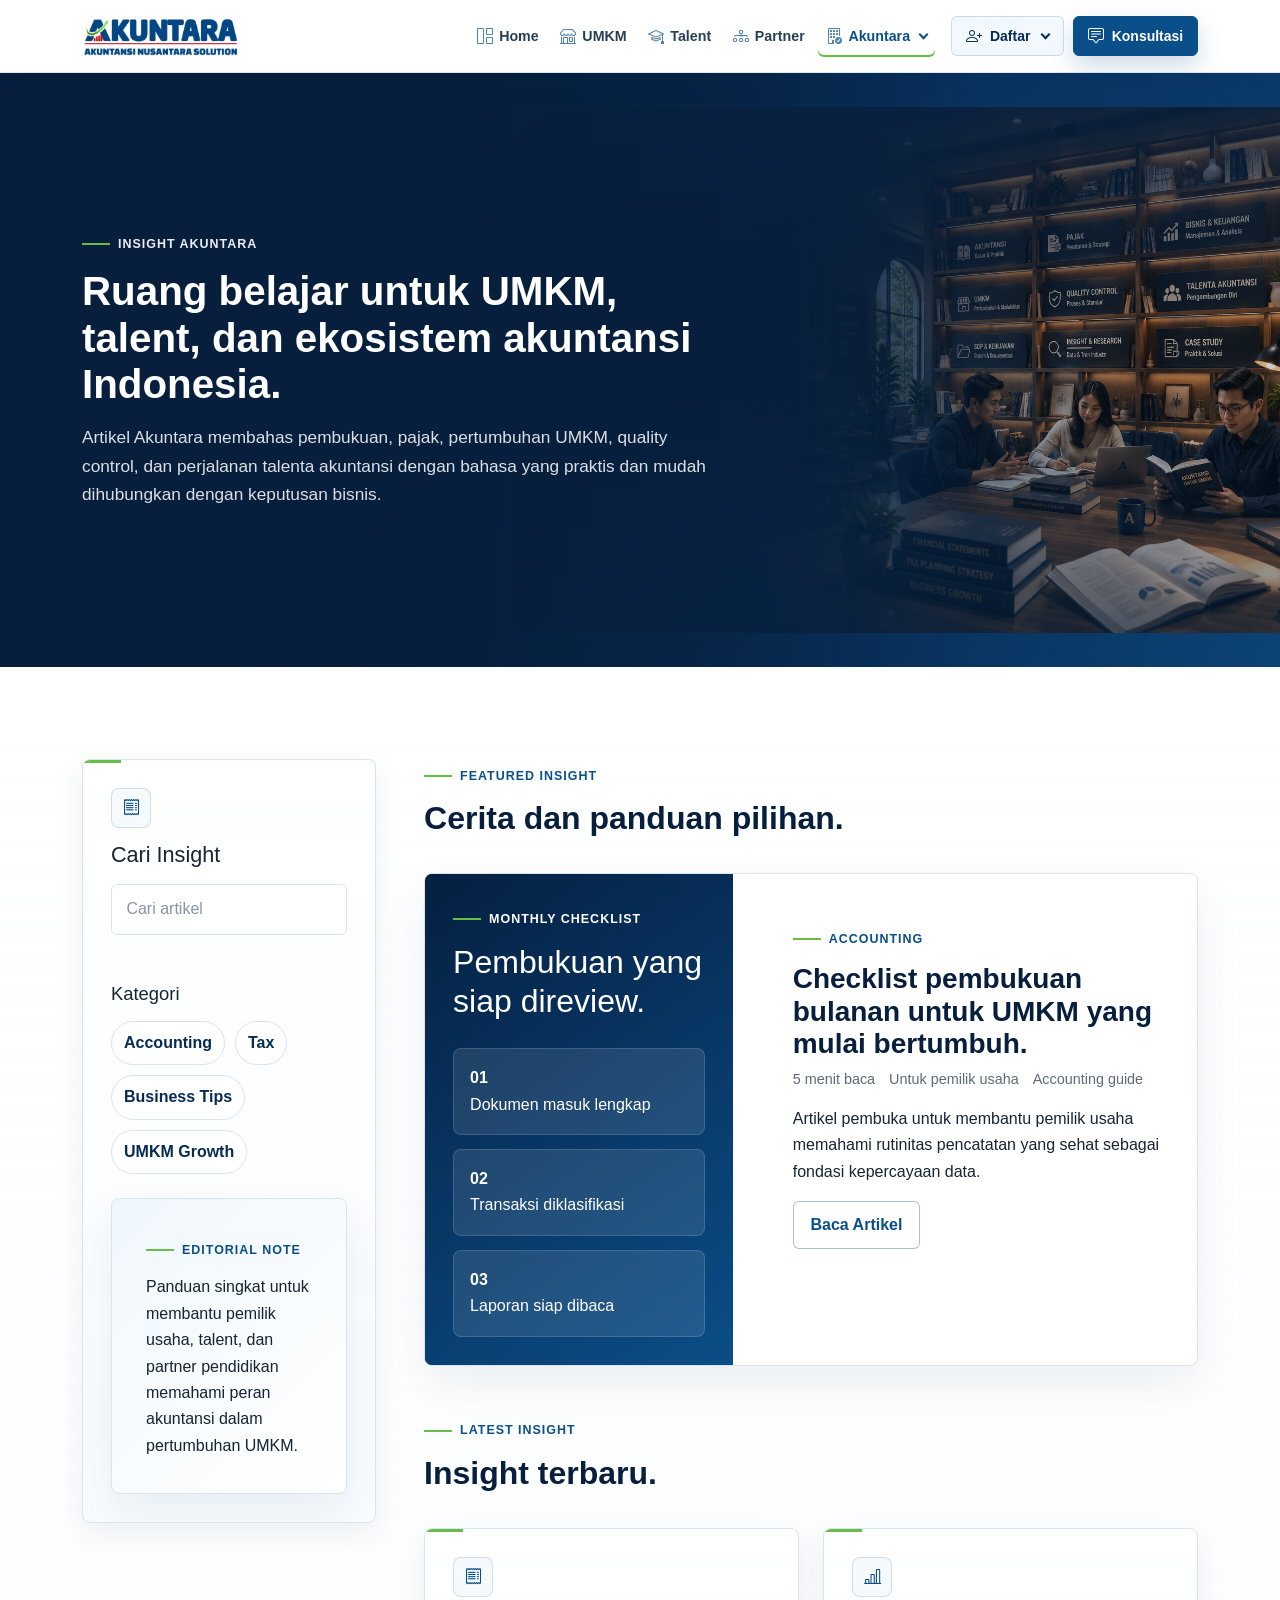
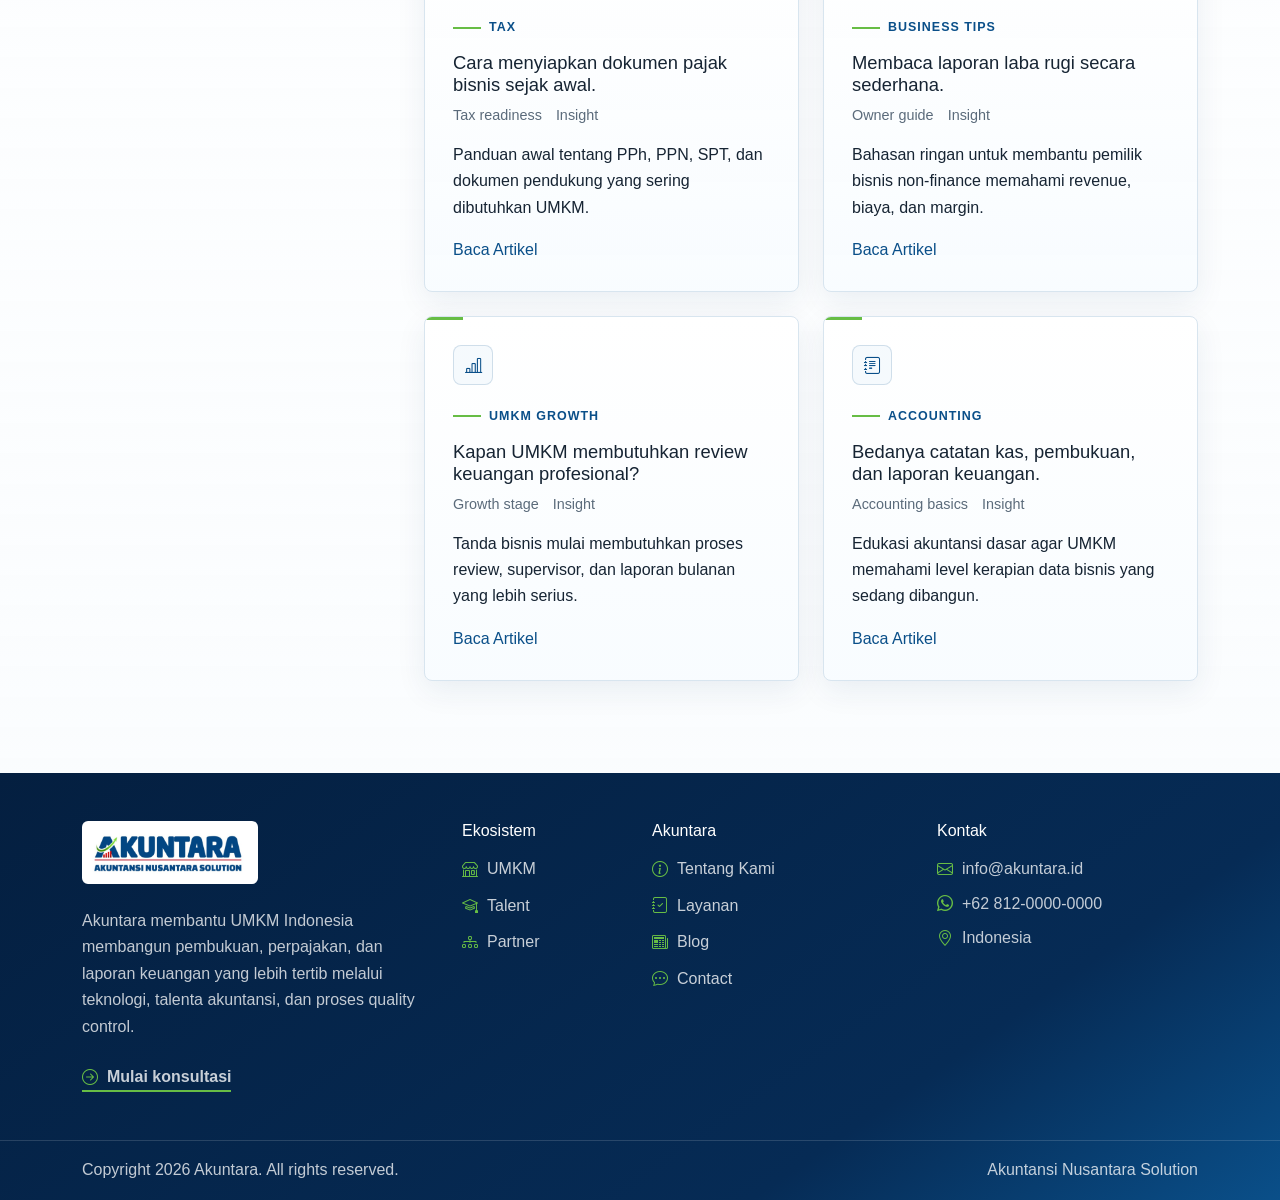
<file: blog.html>
<!doctype html>
<html lang="id">
<head>
  <meta charset="utf-8">
  <meta name="viewport" content="width=device-width, initial-scale=1">
  <meta name="description" content="Layout blog Akuntara untuk edukasi accounting, tax, business tips, dan UMKM growth.">
  <title>Blog | Akuntara</title>
  <link href="https://cdn.jsdelivr.net/npm/bootstrap@5.3.3/dist/css/bootstrap.min.css" rel="stylesheet">
  <link href="assets/css/styles.css" rel="stylesheet">
</head>
<body>
  <div data-component="header"></div>
  <main id="main">
    <section class="page-hero page-hero-immersive page-hero-blog">
      <div class="page-hero-image-plane" aria-hidden="true">
        <img src="assets/img/blog-hero.png" alt="">
      </div>
      <div class="container">
        <div class="page-hero-copy">
          <span class="eyebrow">Insight Akuntara</span>
          <h1>Ruang belajar untuk UMKM, talent, dan ekosistem akuntansi Indonesia.</h1>
          <p class="lead mt-3">Artikel Akuntara membahas pembukuan, pajak, pertumbuhan UMKM, quality control, dan perjalanan talenta akuntansi dengan bahasa yang praktis dan mudah dihubungkan dengan keputusan bisnis.</p>
        </div>
        <div class="page-hero-visual page-hero-visual-spacer" aria-hidden="true"></div>
      </div>
    </section>

    <section class="section">
      <div class="container">
        <div class="blog-layout">
          <aside>
            <div class="card-clean">
              <h2 class="h4">Cari Insight</h2>
              <form class="mt-3">
                <label class="visually-hidden" for="blogSearch">Cari artikel</label>
                <input class="form-control" id="blogSearch" type="search" placeholder="Cari artikel">
              </form>
              <h3 class="h5 mt-5">Kategori</h3>
              <div class="category-pills mt-3">
                <a href="#">Accounting</a>
                <a href="#">Tax</a>
                <a href="#">Business Tips</a>
                <a href="#">UMKM Growth</a>
              </div>
              <div class="story-panel mt-4">
                <span class="eyebrow">Editorial Note</span>
                <p class="mb-0">Panduan singkat untuk membantu pemilik usaha, talent, dan partner pendidikan memahami peran akuntansi dalam pertumbuhan UMKM.</p>
              </div>
            </div>
          </aside>
          <div>
            <div class="section-title mb-4">
              <span class="eyebrow">Featured Insight</span>
              <h2>Cerita dan panduan pilihan.</h2>
            </div>
            <div class="blog-feature mb-4">
              <div class="row g-0 align-items-stretch">
                <div class="col-md-5">
                  <div class="blog-feature-visual">
                    <span class="eyebrow">Monthly Checklist</span>
                    <h3 class="h2">Pembukuan yang siap direview.</h3>
                    <div class="mini-dashboard">
                      <div><strong>01</strong><br>Dokumen masuk lengkap</div>
                      <div><strong>02</strong><br>Transaksi diklasifikasi</div>
                      <div><strong>03</strong><br>Laporan siap dibaca</div>
                    </div>
                  </div>
                </div>
                <div class="col-md-7 p-4 p-lg-5">
                  <span class="eyebrow">Accounting</span>
                  <h3>Checklist pembukuan bulanan untuk UMKM yang mulai bertumbuh.</h3>
                  <div class="article-meta"><span>5 menit baca</span><span>Untuk pemilik usaha</span><span>Accounting guide</span></div>
                  <p>Artikel pembuka untuk membantu pemilik usaha memahami rutinitas pencatatan yang sehat sebagai fondasi kepercayaan data.</p>
                  <a class="btn btn-outline-primary" href="#">Baca Artikel</a>
                </div>
              </div>
            </div>

            <div class="section-title mb-4 mt-5">
              <span class="eyebrow">Latest Insight</span>
              <h2>Insight terbaru.</h2>
            </div>
            <div class="article-grid">
              <article class="card-clean"><span class="eyebrow">Tax</span><h3 class="h4">Cara menyiapkan dokumen pajak bisnis sejak awal.</h3><div class="article-meta"><span>Tax readiness</span><span>Insight</span></div><p>Panduan awal tentang PPh, PPN, SPT, dan dokumen pendukung yang sering dibutuhkan UMKM.</p><a href="#">Baca Artikel</a></article>
              <article class="card-clean"><span class="eyebrow">Business Tips</span><h3 class="h4">Membaca laporan laba rugi secara sederhana.</h3><div class="article-meta"><span>Owner guide</span><span>Insight</span></div><p>Bahasan ringan untuk membantu pemilik bisnis non-finance memahami revenue, biaya, dan margin.</p><a href="#">Baca Artikel</a></article>
              <article class="card-clean"><span class="eyebrow">UMKM Growth</span><h3 class="h4">Kapan UMKM membutuhkan review keuangan profesional?</h3><div class="article-meta"><span>Growth stage</span><span>Insight</span></div><p>Tanda bisnis mulai membutuhkan proses review, supervisor, dan laporan bulanan yang lebih serius.</p><a href="#">Baca Artikel</a></article>
              <article class="card-clean"><span class="eyebrow">Accounting</span><h3 class="h4">Bedanya catatan kas, pembukuan, dan laporan keuangan.</h3><div class="article-meta"><span>Accounting basics</span><span>Insight</span></div><p>Edukasi akuntansi dasar agar UMKM memahami level kerapian data bisnis yang sedang dibangun.</p><a href="#">Baca Artikel</a></article>
            </div>
          </div>
        </div>
      </div>
    </section>
  </main>
  <div data-component="footer"></div>
  <script src="https://cdn.jsdelivr.net/npm/bootstrap@5.3.3/dist/js/bootstrap.bundle.min.js"></script>
  <script src="assets/js/main.js"></script>
</body>
</html>
</file>
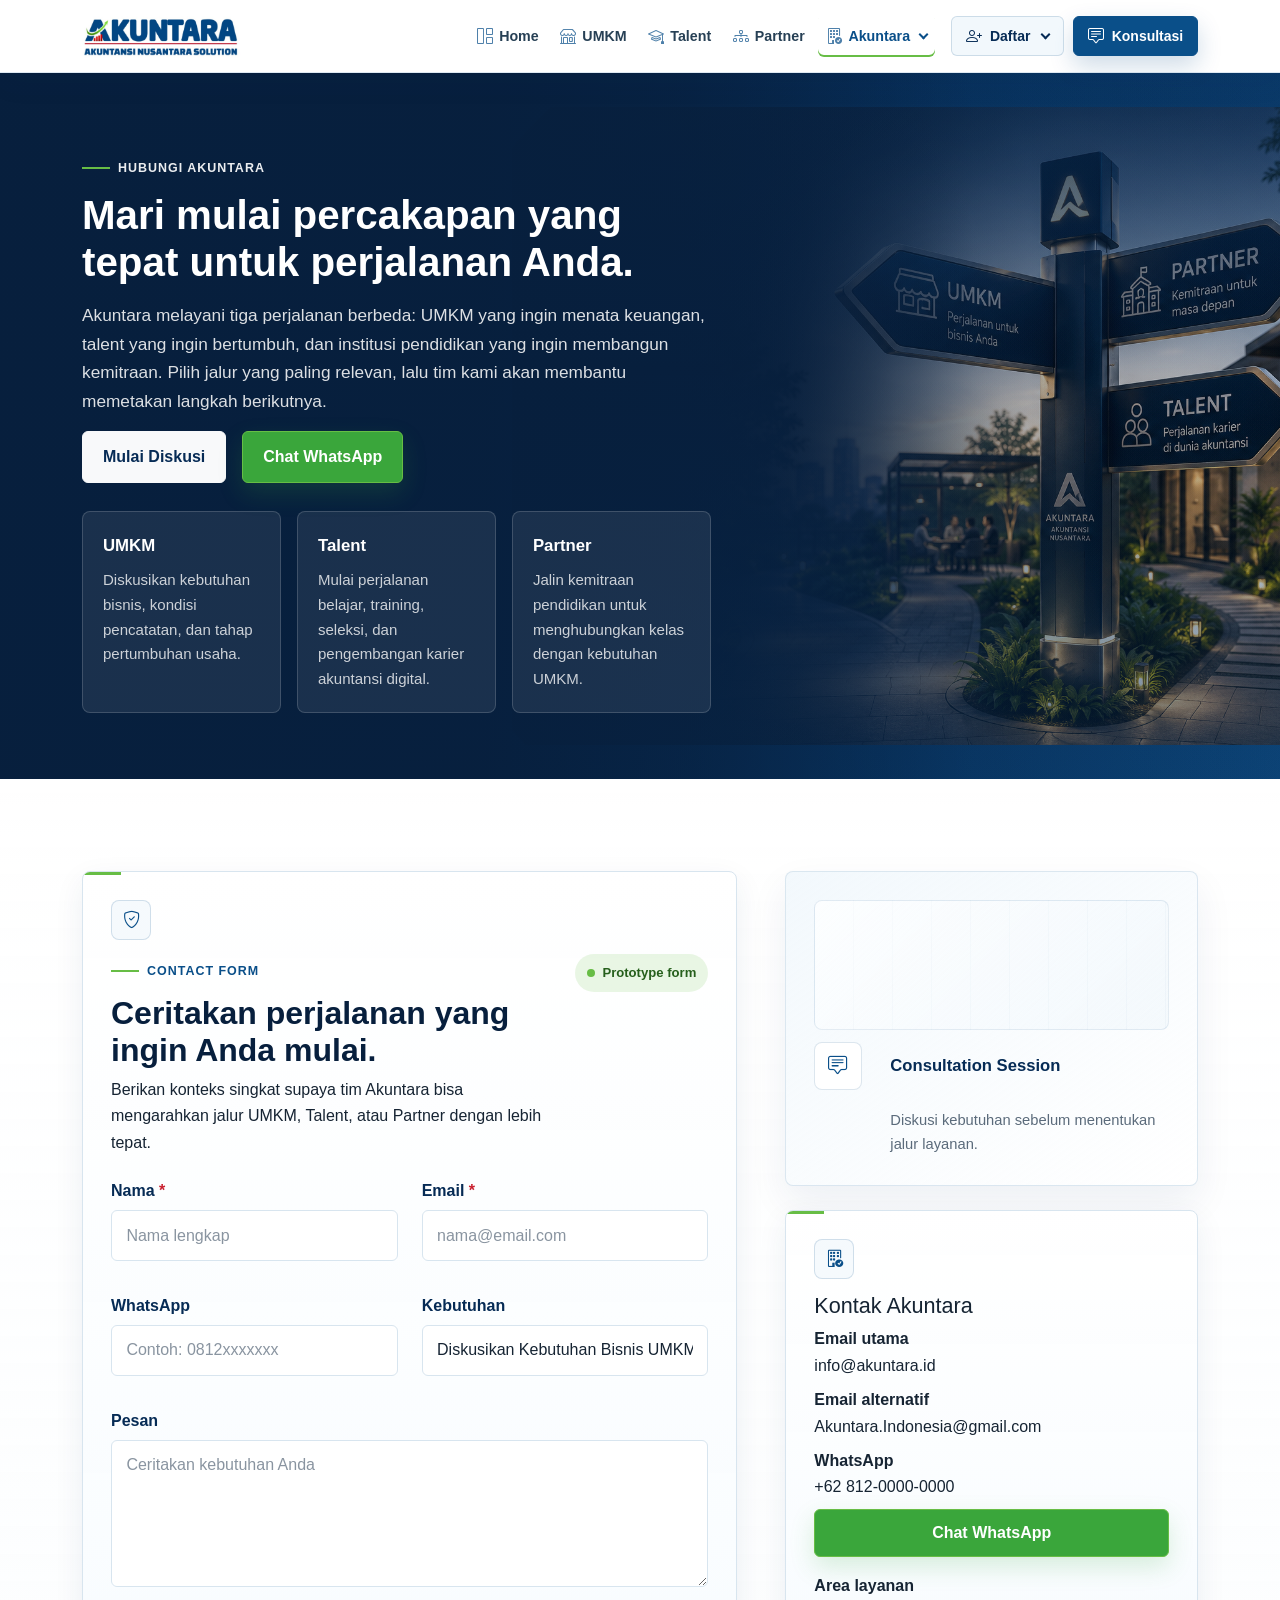
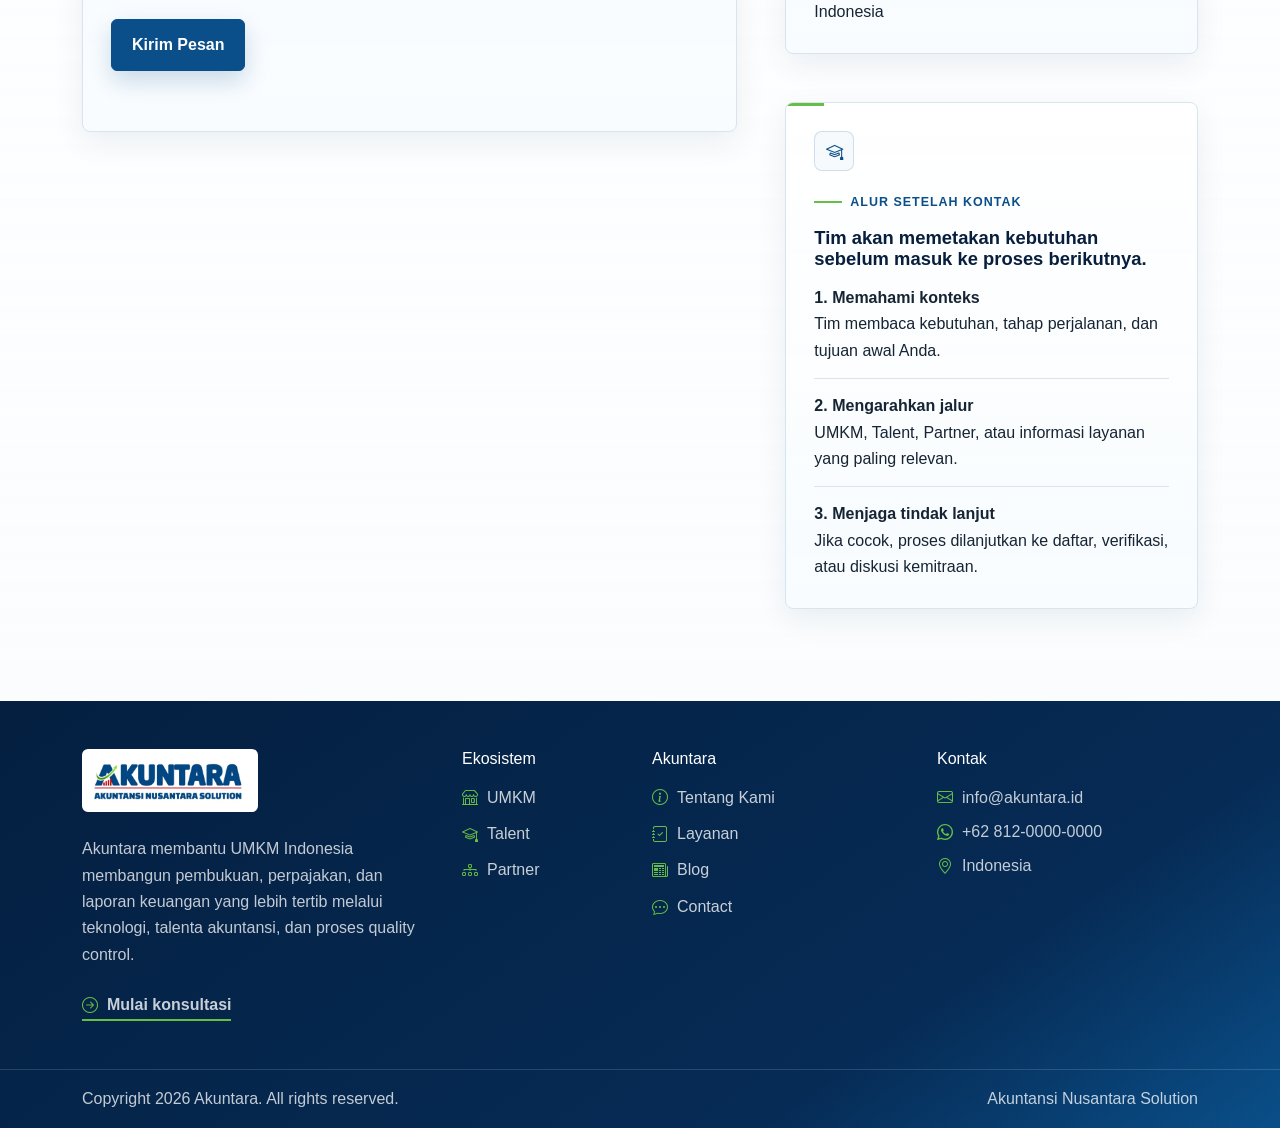
<file: contact.html>
<!doctype html>
<html lang="id">
<head>
  <meta charset="utf-8">
  <meta name="viewport" content="width=device-width, initial-scale=1">
  <meta name="description" content="Hubungi Akuntara untuk konsultasi UMKM, pendaftaran talent, atau kemitraan institusi pendidikan.">
  <title>Contact | Akuntara</title>
  <link href="https://cdn.jsdelivr.net/npm/bootstrap@5.3.3/dist/css/bootstrap.min.css" rel="stylesheet">
  <link href="assets/css/styles.css" rel="stylesheet">
</head>
<body>
  <div data-component="header"></div>
  <main id="main">
    <section class="page-hero page-hero-immersive page-hero-contact">
      <div class="page-hero-image-plane" aria-hidden="true">
        <img src="assets/img/contact-hero.png" alt="">
      </div>
      <div class="container">
        <div class="page-hero-copy">
          <span class="eyebrow">Hubungi Akuntara</span>
          <h1>Mari mulai percakapan yang tepat untuk perjalanan Anda.</h1>
          <p class="lead mt-3">Akuntara melayani tiga perjalanan berbeda: UMKM yang ingin menata keuangan, talent yang ingin bertumbuh, dan institusi pendidikan yang ingin membangun kemitraan. Pilih jalur yang paling relevan, lalu tim kami akan membantu memetakan langkah berikutnya.</p>
          <div class="d-flex flex-column flex-sm-row gap-3 mt-3">
            <a class="btn btn-light btn-lg" href="#consultation">Mulai Diskusi</a>
            <a class="btn btn-whatsapp btn-lg" href="https://wa.me/6281200000000?text=Halo%20Akuntara%2C%20saya%20ingin%20bertanya%20tentang%20layanan%20Akuntara." target="_blank" rel="noopener">Chat WhatsApp</a>
          </div>
          <div class="contact-route-grid">
            <div class="route-card"><strong>UMKM</strong><span>Diskusikan kebutuhan bisnis, kondisi pencatatan, dan tahap pertumbuhan usaha.</span></div>
            <div class="route-card"><strong>Talent</strong><span>Mulai perjalanan belajar, training, seleksi, dan pengembangan karier akuntansi digital.</span></div>
            <div class="route-card"><strong>Partner</strong><span>Jalin kemitraan pendidikan untuk menghubungkan kelas dengan kebutuhan UMKM.</span></div>
          </div>
        </div>
        <div class="page-hero-visual page-hero-visual-spacer" aria-hidden="true"></div>
      </div>
    </section>

    <section class="section" id="consultation">
      <div class="container">
        <div class="contact-layout">
          <div>
            <form class="card-clean" data-contact-form>
              <div class="contact-card-head">
                <div>
                  <span class="eyebrow">Contact Form</span>
                  <h2>Ceritakan perjalanan yang ingin Anda mulai.</h2>
                  <p class="mb-0">Berikan konteks singkat supaya tim Akuntara bisa mengarahkan jalur UMKM, Talent, atau Partner dengan lebih tepat.</p>
                </div>
                <span class="contact-status">Prototype form</span>
              </div>
              <div class="row g-3">
                <div class="col-md-6">
                  <label class="form-label" for="name">Nama <b>*</b></label>
                  <input class="form-control" id="name" name="name" type="text" placeholder="Nama lengkap" required>
                </div>
                <div class="col-md-6">
                  <label class="form-label" for="email">Email <b>*</b></label>
                  <input class="form-control" id="email" name="email" type="email" placeholder="nama@email.com" required>
                </div>
                <div class="col-md-6">
                  <label class="form-label" for="phone">WhatsApp</label>
                  <input class="form-control" id="phone" name="phone" type="tel" inputmode="tel" placeholder="Contoh: 0812xxxxxxx" pattern="^(\+62|62|0)[0-9\s-]{8,15}$">
                </div>
                <div class="col-md-6">
                  <label class="form-label" for="interest">Kebutuhan</label>
                  <select class="form-select" id="interest" name="interest">
                    <option>Diskusikan Kebutuhan Bisnis UMKM</option>
                    <option>Mulai Perjalanan Talent</option>
                    <option>Jalin Kemitraan Pendidikan</option>
                    <option>Informasi Paket Layanan</option>
                    <option>Demo Platform</option>
                  </select>
                </div>
                <div class="col-12">
                  <label class="form-label" for="message">Pesan</label>
                  <textarea class="form-control" id="message" name="message" rows="5" placeholder="Ceritakan kebutuhan Anda"></textarea>
                </div>
                <div class="col-12">
                  <button class="btn btn-primary btn-lg" type="submit">Kirim Pesan</button>
                </div>
                <div class="col-12">
                  <div class="alert alert-success d-none mb-0" data-form-alert>Terima kasih. Ini form statis untuk prototype, tim Akuntara dapat menghubungkannya ke backend nanti.</div>
                </div>
              </div>
            </form>
          </div>
          <div class="contact-aside">
            <div class="media-placeholder">
              <i class="bi bi-chat-square-text" aria-hidden="true"></i>
              <strong>Consultation Session</strong>
              <span>Diskusi kebutuhan sebelum menentukan jalur layanan.</span>
            </div>
            <div class="card-clean mb-4">
              <h2 class="h4">Kontak Akuntara</h2>
              <p class="mb-2"><strong>Email utama</strong><br>info@akuntara.id</p>
              <p class="mb-2"><strong>Email alternatif</strong><br>Akuntara.Indonesia@gmail.com</p>
              <p class="mb-2"><strong>WhatsApp</strong><br>+62 812-0000-0000</p>
              <a class="btn btn-whatsapp w-100 mb-3" href="https://wa.me/6281200000000?text=Halo%20Akuntara%2C%20saya%20ingin%20bertanya%20tentang%20layanan%20Akuntara." target="_blank" rel="noopener">Chat WhatsApp</a>
              <p class="mb-0"><strong>Area layanan</strong><br>Indonesia</p>
            </div>
            <div class="card-clean">
              <span class="eyebrow">Alur Setelah Kontak</span>
              <h3>Tim akan memetakan kebutuhan sebelum masuk ke proses berikutnya.</h3>
              <ul class="response-list mt-3">
                <li><strong>1. Memahami konteks</strong><br><span>Tim membaca kebutuhan, tahap perjalanan, dan tujuan awal Anda.</span></li>
                <li><strong>2. Mengarahkan jalur</strong><br><span>UMKM, Talent, Partner, atau informasi layanan yang paling relevan.</span></li>
                <li><strong>3. Menjaga tindak lanjut</strong><br><span>Jika cocok, proses dilanjutkan ke daftar, verifikasi, atau diskusi kemitraan.</span></li>
              </ul>
            </div>
          </div>
        </div>
      </div>
    </section>
  </main>
  <div data-component="footer"></div>
  <script src="https://cdn.jsdelivr.net/npm/bootstrap@5.3.3/dist/js/bootstrap.bundle.min.js"></script>
  <script src="assets/js/main.js"></script>
</body>
</html>
</file>
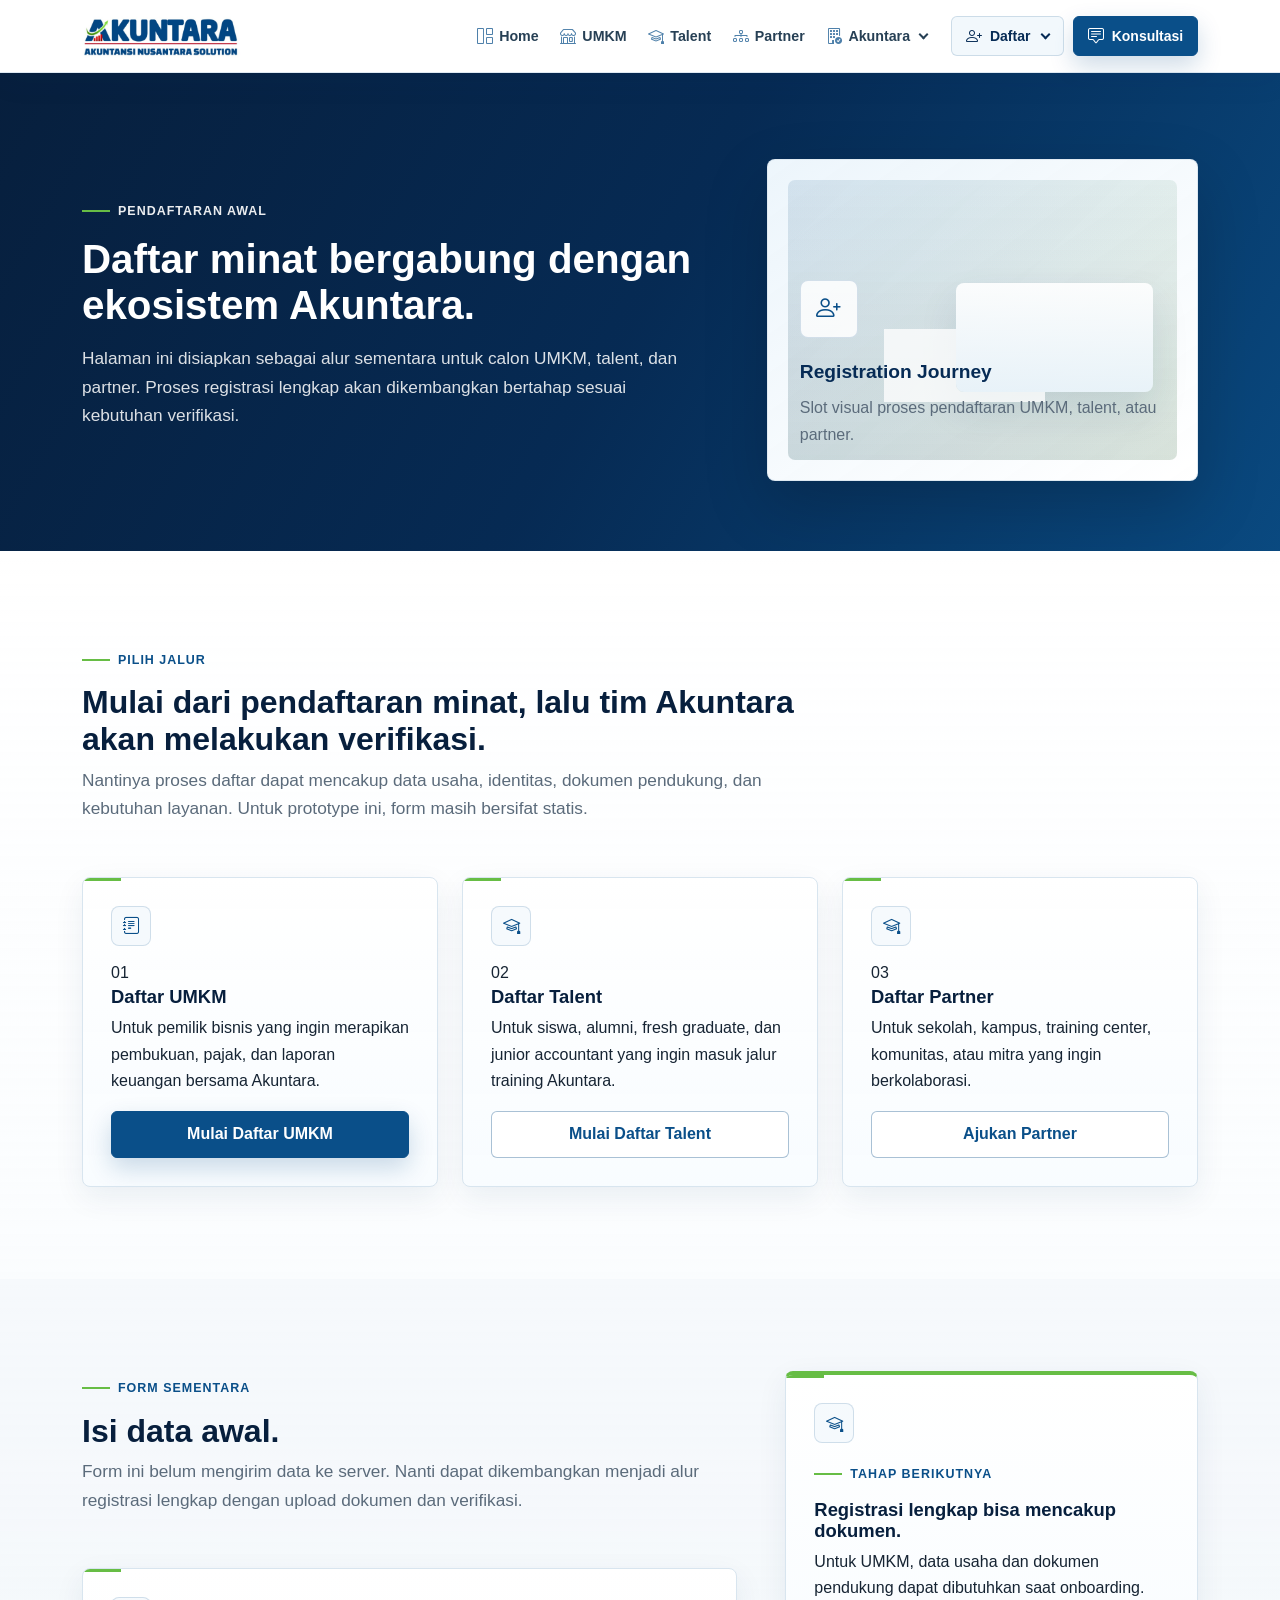
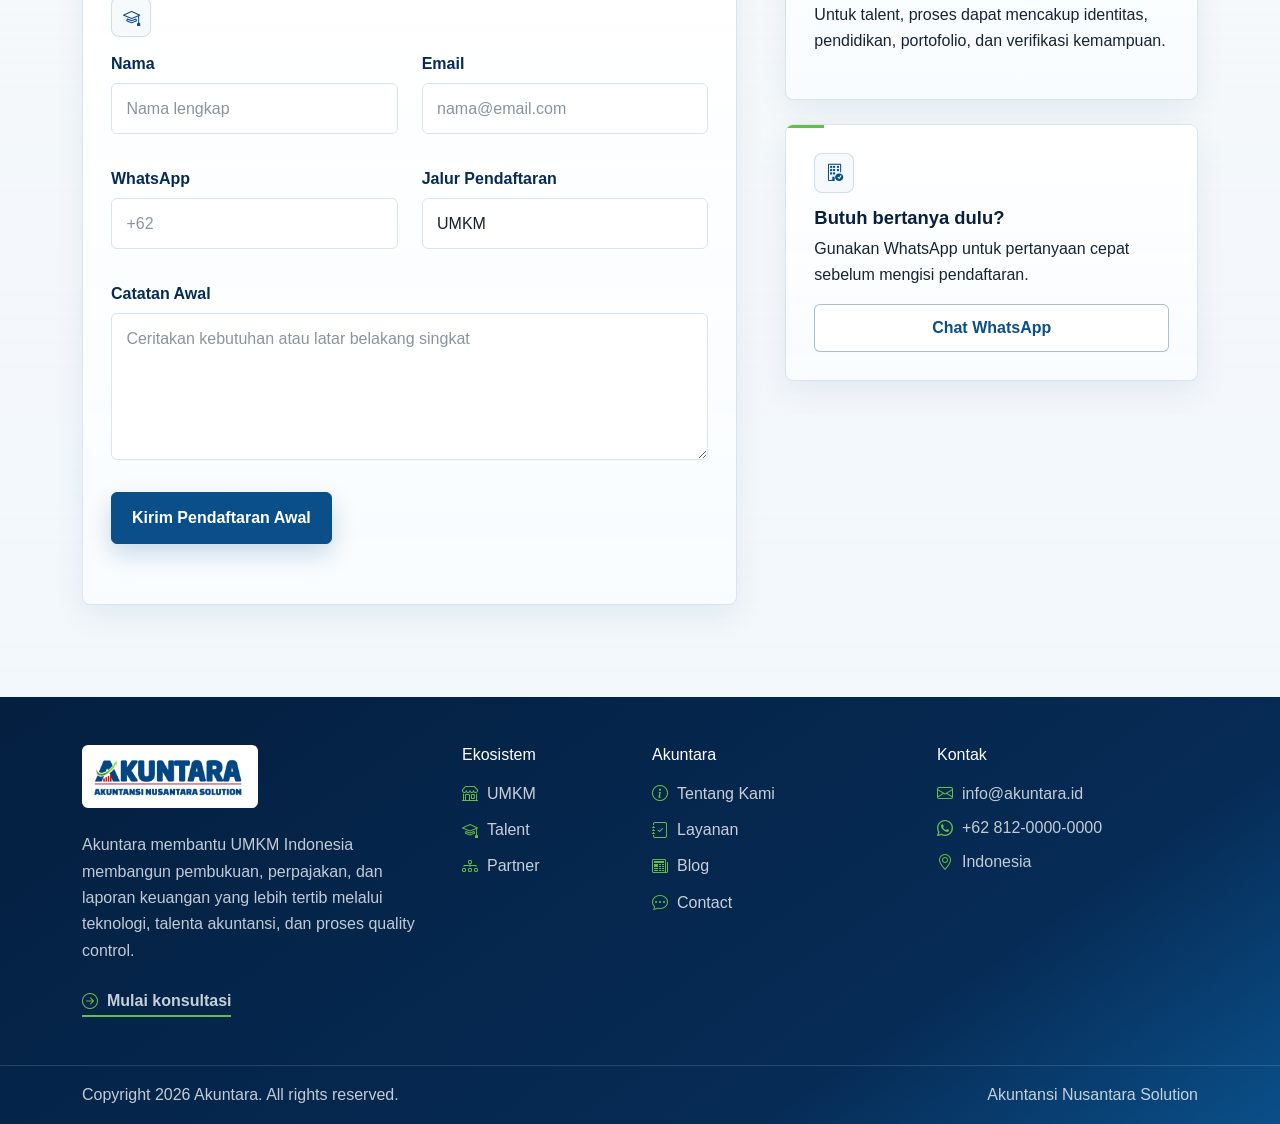
<file: daftar.html>
<!doctype html>
<html lang="id">
<head>
  <meta charset="utf-8">
  <meta name="viewport" content="width=device-width, initial-scale=1">
  <meta name="description" content="Daftar minat Akuntara untuk UMKM, talent, dan partner ekosistem.">
  <title>Daftar | Akuntara</title>
  <link href="https://cdn.jsdelivr.net/npm/bootstrap@5.3.3/dist/css/bootstrap.min.css" rel="stylesheet">
  <link href="assets/css/styles.css" rel="stylesheet">
</head>
<body>
  <div data-component="header"></div>

  <main id="main">
    <section class="page-hero">
      <div class="container">
        <span class="eyebrow">Pendaftaran Awal</span>
        <h1>Daftar minat bergabung dengan ekosistem Akuntara.</h1>
        <p class="lead mt-3">Halaman ini disiapkan sebagai alur sementara untuk calon UMKM, talent, dan partner. Proses registrasi lengkap akan dikembangkan bertahap sesuai kebutuhan verifikasi.</p>
      </div>
    </section>

    <section class="section">
      <div class="container">
        <div class="section-title">
          <span class="eyebrow">Pilih Jalur</span>
          <h2>Mulai dari pendaftaran minat, lalu tim Akuntara akan melakukan verifikasi.</h2>
          <p class="lead">Nantinya proses daftar dapat mencakup data usaha, identitas, dokumen pendukung, dan kebutuhan layanan. Untuk prototype ini, form masih bersifat statis.</p>
        </div>

        <div class="row g-4">
          <div class="col-md-4">
            <div class="card-clean register-card">
              <span class="icon-box">01</span>
              <h3>Daftar UMKM</h3>
              <p>Untuk pemilik bisnis yang ingin merapikan pembukuan, pajak, dan laporan keuangan bersama Akuntara.</p>
              <a class="btn btn-primary w-100" href="portal/daftar-umkm.html">Mulai Daftar UMKM</a>
            </div>
          </div>
          <div class="col-md-4">
            <div class="card-clean register-card">
              <span class="icon-box">02</span>
              <h3>Daftar Talent</h3>
              <p>Untuk siswa, alumni, fresh graduate, dan junior accountant yang ingin masuk jalur training Akuntara.</p>
              <a class="btn btn-outline-primary w-100" href="portal/daftar-talent.html">Mulai Daftar Talent</a>
            </div>
          </div>
          <div class="col-md-4">
            <div class="card-clean register-card">
              <span class="icon-box">03</span>
              <h3>Daftar Partner</h3>
              <p>Untuk sekolah, kampus, training center, komunitas, atau mitra yang ingin berkolaborasi.</p>
              <a class="btn btn-outline-primary w-100" href="#register-form">Ajukan Partner</a>
            </div>
          </div>
        </div>
      </div>
    </section>

    <section class="section section-muted" id="register-form">
      <div class="container">
        <div class="contact-layout">
          <div>
            <div class="section-title">
              <span class="eyebrow">Form Sementara</span>
              <h2>Isi data awal.</h2>
              <p class="lead">Form ini belum mengirim data ke server. Nanti dapat dikembangkan menjadi alur registrasi lengkap dengan upload dokumen dan verifikasi.</p>
            </div>
            <form class="card-clean" data-contact-form>
              <div class="row g-3">
                <div class="col-md-6">
                  <label class="form-label" for="registerName">Nama</label>
                  <input class="form-control" id="registerName" type="text" placeholder="Nama lengkap" required>
                </div>
                <div class="col-md-6">
                  <label class="form-label" for="registerEmail">Email</label>
                  <input class="form-control" id="registerEmail" type="email" placeholder="nama@email.com" required>
                </div>
                <div class="col-md-6">
                  <label class="form-label" for="registerPhone">WhatsApp</label>
                  <input class="form-control" id="registerPhone" type="tel" placeholder="+62">
                </div>
                <div class="col-md-6">
                  <label class="form-label" for="registerType">Jalur Pendaftaran</label>
                  <select class="form-select" id="registerType">
                    <option>UMKM</option>
                    <option>Talent</option>
                    <option>Partner</option>
                  </select>
                </div>
                <div class="col-12">
                  <label class="form-label" for="registerNote">Catatan Awal</label>
                  <textarea class="form-control" id="registerNote" rows="5" placeholder="Ceritakan kebutuhan atau latar belakang singkat"></textarea>
                </div>
                <div class="col-12">
                  <button class="btn btn-primary btn-lg" type="submit">Kirim Pendaftaran Awal</button>
                </div>
                <div class="col-12">
                  <div class="alert alert-success d-none mb-0" data-form-alert>Terima kasih. Ini form dummy untuk prototype. Tim Akuntara dapat menghubungkan pendaftaran ini ke backend dan proses verifikasi nanti.</div>
                </div>
              </div>
            </form>
          </div>
          <div class="contact-aside">
            <div class="card-clean">
              <span class="eyebrow">Tahap Berikutnya</span>
              <h3>Registrasi lengkap bisa mencakup dokumen.</h3>
              <p>Untuk UMKM, data usaha dan dokumen pendukung dapat dibutuhkan saat onboarding. Untuk talent, proses dapat mencakup identitas, pendidikan, portofolio, dan verifikasi kemampuan.</p>
            </div>
            <div class="card-clean">
              <h3>Butuh bertanya dulu?</h3>
              <p>Gunakan WhatsApp untuk pertanyaan cepat sebelum mengisi pendaftaran.</p>
              <a class="btn btn-outline-primary w-100" href="https://wa.me/6281200000000?text=Halo%20Akuntara%2C%20saya%20ingin%20bertanya%20tentang%20pendaftaran%20Akuntara." target="_blank" rel="noopener">Chat WhatsApp</a>
            </div>
          </div>
        </div>
      </div>
    </section>
  </main>

  <div data-component="footer"></div>
  <script src="https://cdn.jsdelivr.net/npm/bootstrap@5.3.3/dist/js/bootstrap.bundle.min.js"></script>
  <script src="assets/js/main.js"></script>
</body>
</html>
</file>
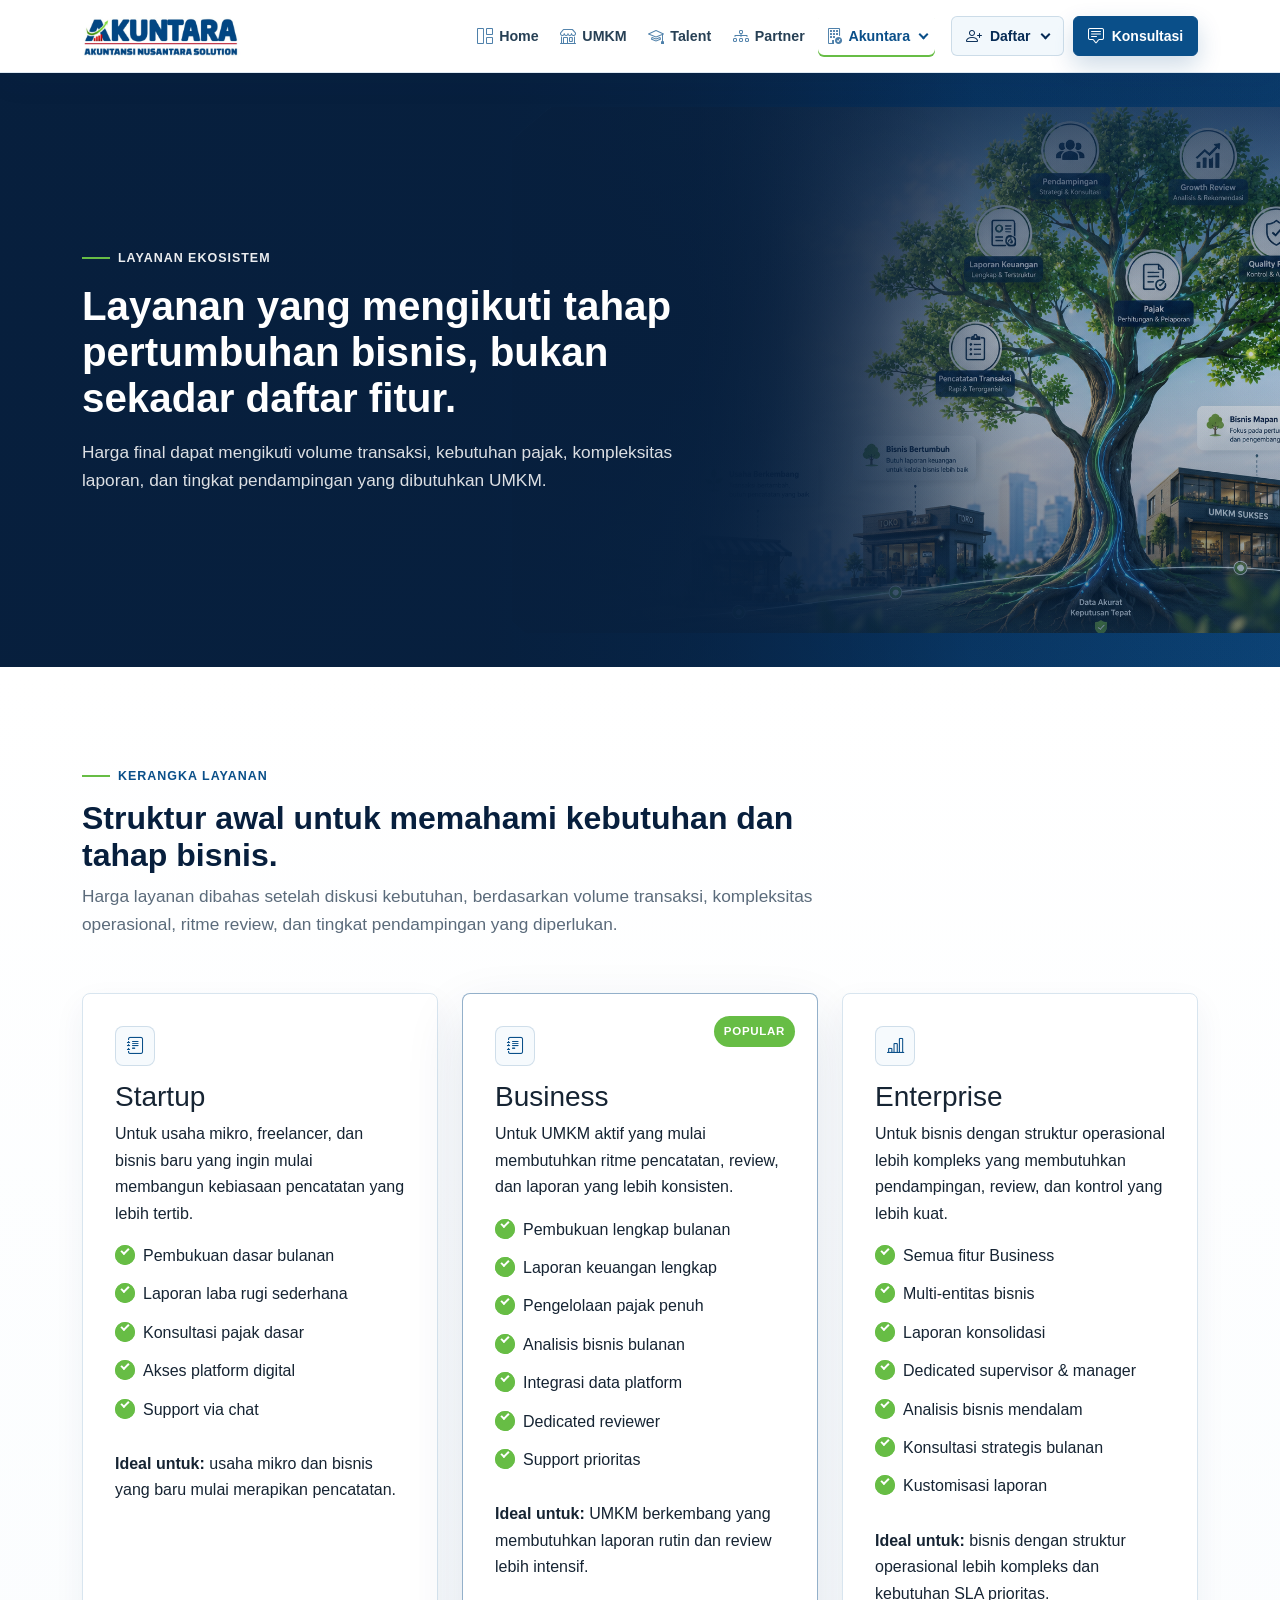
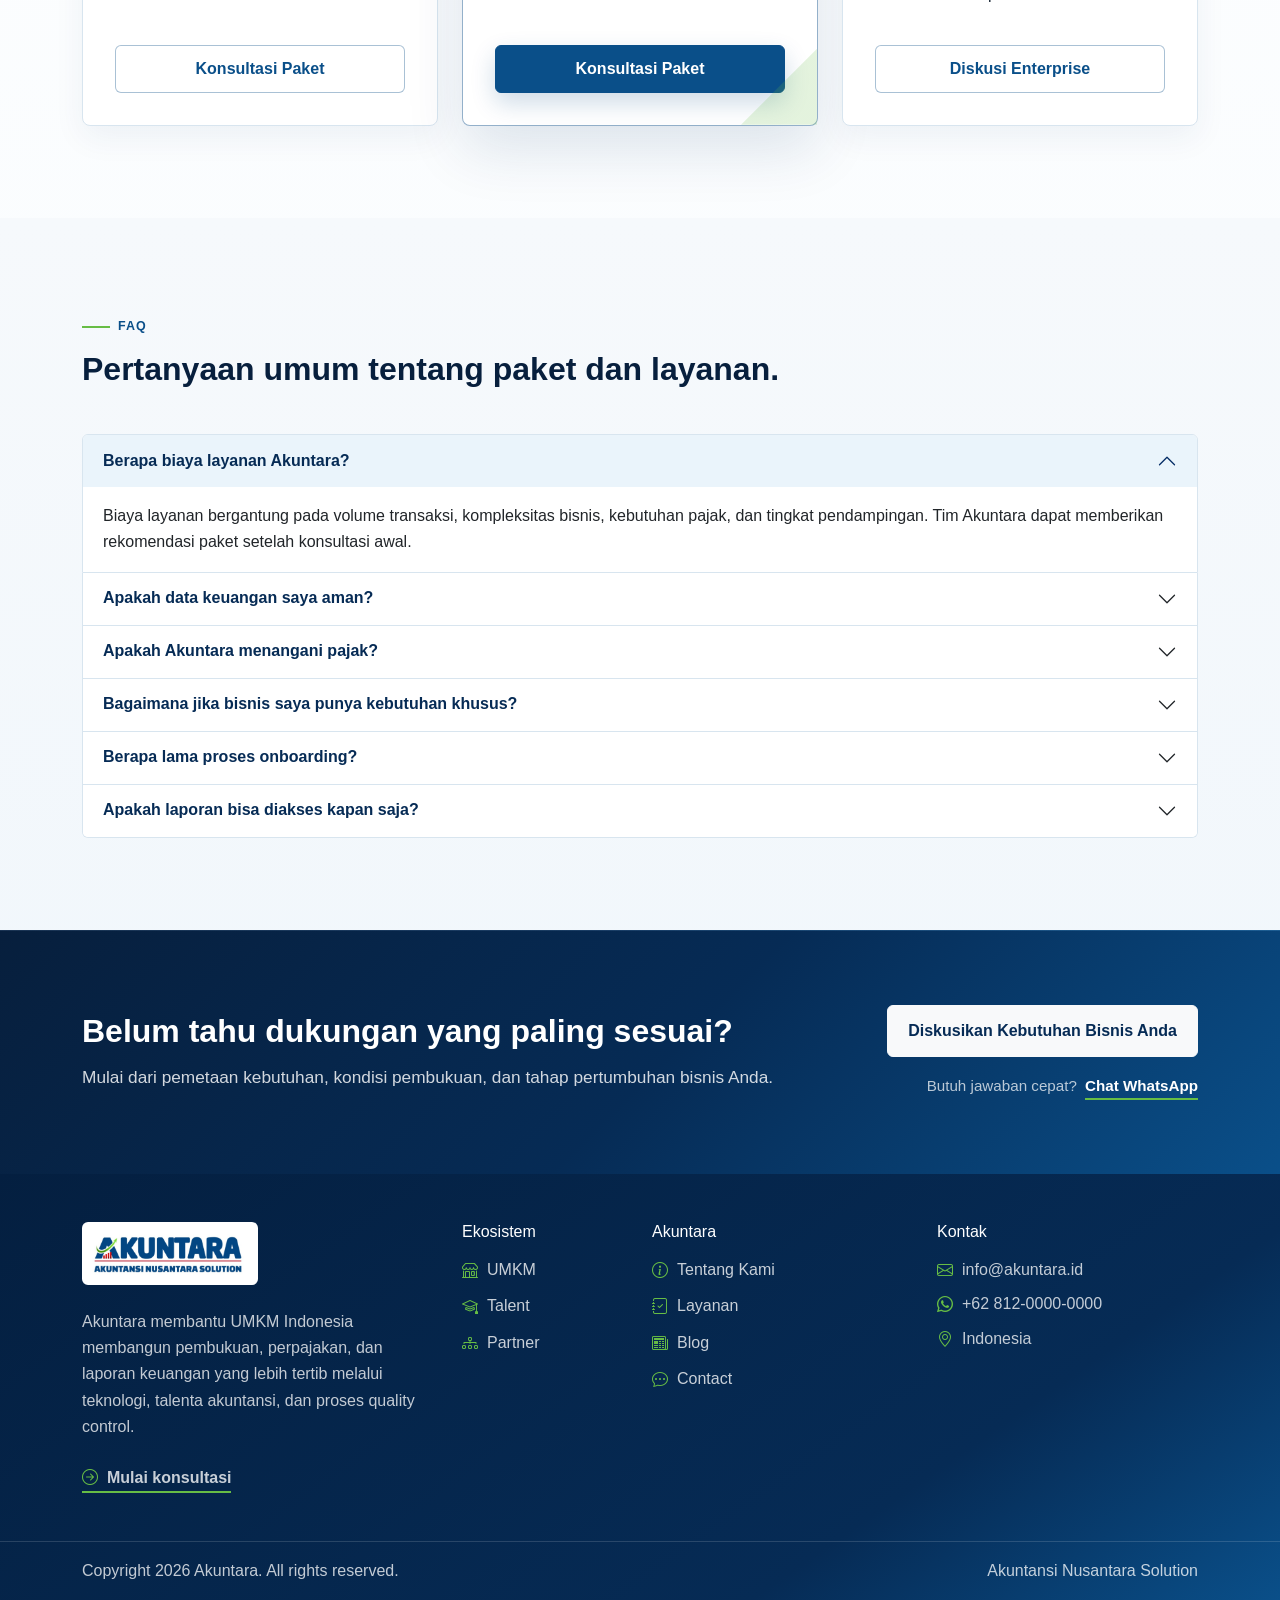
<file: layanan.html>
<!doctype html>
<html lang="id">
<head>
  <meta charset="utf-8">
  <meta name="viewport" content="width=device-width, initial-scale=1">
  <meta name="description" content="Struktur layanan Akuntara untuk UMKM: Startup, Business, dan Enterprise.">
  <title>Layanan | Akuntara</title>
  <link href="https://cdn.jsdelivr.net/npm/bootstrap@5.3.3/dist/css/bootstrap.min.css" rel="stylesheet">
  <link href="assets/css/styles.css" rel="stylesheet">
</head>
<body>
  <div data-component="header"></div>
  <main id="main">
    <section class="page-hero page-hero-immersive page-hero-layanan">
      <div class="page-hero-image-plane" aria-hidden="true">
        <img src="assets/img/layanan-hero.png" alt="">
      </div>
      <div class="container">
        <div class="page-hero-copy">
          <span class="eyebrow">Layanan Ekosistem</span>
          <h1>Layanan yang mengikuti tahap pertumbuhan bisnis, bukan sekadar daftar fitur.</h1>
          <p class="lead mt-3">Harga final dapat mengikuti volume transaksi, kebutuhan pajak, kompleksitas laporan, dan tingkat pendampingan yang dibutuhkan UMKM.</p>
        </div>
        <div class="page-hero-visual page-hero-visual-spacer" aria-hidden="true"></div>
      </div>
    </section>

    <section class="section">
      <div class="container">
        <div class="section-title">
          <span class="eyebrow">Kerangka Layanan</span>
          <h2>Struktur awal untuk memahami kebutuhan dan tahap bisnis.</h2>
          <p class="lead">Harga layanan dibahas setelah diskusi kebutuhan, berdasarkan volume transaksi, kompleksitas operasional, ritme review, dan tingkat pendampingan yang diperlukan.</p>
        </div>
        <div class="row g-4">
          <div class="col-lg-4">
            <div class="pricing-card">
              <h2 class="h3">Startup</h2>
              <p>Untuk usaha mikro, freelancer, dan bisnis baru yang ingin mulai membangun kebiasaan pencatatan yang lebih tertib.</p>
              <ul class="check-list">
                <li>Pembukuan dasar bulanan</li>
                <li>Laporan laba rugi sederhana</li>
                <li>Konsultasi pajak dasar</li>
                <li>Akses platform digital</li>
                <li>Support via chat</li>
              </ul>
              <p><strong>Ideal untuk:</strong> usaha mikro dan bisnis yang baru mulai merapikan pencatatan.</p>
              <div class="pricing-action"><a class="btn btn-outline-primary w-100" href="contact.html#consultation">Konsultasi Paket</a></div>
            </div>
          </div>
          <div class="col-lg-4">
            <div class="pricing-card featured">
              <span class="pricing-badge">Popular</span>
              <h2 class="h3">Business</h2>
              <p>Untuk UMKM aktif yang mulai membutuhkan ritme pencatatan, review, dan laporan yang lebih konsisten.</p>
              <ul class="check-list">
                <li>Pembukuan lengkap bulanan</li>
                <li>Laporan keuangan lengkap</li>
                <li>Pengelolaan pajak penuh</li>
                <li>Analisis bisnis bulanan</li>
                <li>Integrasi data platform</li>
                <li>Dedicated reviewer</li>
                <li>Support prioritas</li>
              </ul>
              <p><strong>Ideal untuk:</strong> UMKM berkembang yang membutuhkan laporan rutin dan review lebih intensif.</p>
              <div class="pricing-action"><a class="btn btn-primary w-100" href="contact.html#consultation">Konsultasi Paket</a></div>
            </div>
          </div>
          <div class="col-lg-4">
            <div class="pricing-card">
              <h2 class="h3">Enterprise</h2>
              <p>Untuk bisnis dengan struktur operasional lebih kompleks yang membutuhkan pendampingan, review, dan kontrol yang lebih kuat.</p>
              <ul class="check-list">
                <li>Semua fitur Business</li>
                <li>Multi-entitas bisnis</li>
                <li>Laporan konsolidasi</li>
                <li>Dedicated supervisor &amp; manager</li>
                <li>Analisis bisnis mendalam</li>
                <li>Konsultasi strategis bulanan</li>
                <li>Kustomisasi laporan</li>
              </ul>
              <p><strong>Ideal untuk:</strong> bisnis dengan struktur operasional lebih kompleks dan kebutuhan SLA prioritas.</p>
              <div class="pricing-action"><a class="btn btn-outline-primary w-100" href="contact.html#consultation">Diskusi Enterprise</a></div>
            </div>
          </div>
        </div>
      </div>
    </section>

    <section class="section section-muted">
      <div class="container">
        <div class="section-title">
          <span class="eyebrow">FAQ</span>
          <h2>Pertanyaan umum tentang paket dan layanan.</h2>
        </div>
        <div class="accordion" id="pricingFaq">
          <div class="accordion-item"><h3 class="accordion-header"><button class="accordion-button" type="button" data-bs-toggle="collapse" data-bs-target="#priceOne">Berapa biaya layanan Akuntara?</button></h3><div id="priceOne" class="accordion-collapse collapse show" data-bs-parent="#pricingFaq"><div class="accordion-body">Biaya layanan bergantung pada volume transaksi, kompleksitas bisnis, kebutuhan pajak, dan tingkat pendampingan. Tim Akuntara dapat memberikan rekomendasi paket setelah konsultasi awal.</div></div></div>
          <div class="accordion-item"><h3 class="accordion-header"><button class="accordion-button collapsed" type="button" data-bs-toggle="collapse" data-bs-target="#priceTwo">Apakah data keuangan saya aman?</button></h3><div id="priceTwo" class="accordion-collapse collapse" data-bs-parent="#pricingFaq"><div class="accordion-body">Keamanan data menjadi prioritas. Platform dan proses Akuntara dirancang dengan kontrol akses berbasis peran, backup, dan alur kerja yang menjaga kerahasiaan data bisnis.</div></div></div>
          <div class="accordion-item"><h3 class="accordion-header"><button class="accordion-button collapsed" type="button" data-bs-toggle="collapse" data-bs-target="#priceThree">Apakah Akuntara menangani pajak?</button></h3><div id="priceThree" class="accordion-collapse collapse" data-bs-parent="#pricingFaq"><div class="accordion-body">Ya. Akuntara dapat membantu persiapan data dan pengelolaan pajak bisnis seperti PPh, PPN, dan pelaporan yang relevan dengan kebutuhan UMKM.</div></div></div>
          <div class="accordion-item"><h3 class="accordion-header"><button class="accordion-button collapsed" type="button" data-bs-toggle="collapse" data-bs-target="#priceFour">Bagaimana jika bisnis saya punya kebutuhan khusus?</button></h3><div id="priceFour" class="accordion-collapse collapse" data-bs-parent="#pricingFaq"><div class="accordion-body">Akuntara dapat menyesuaikan scope layanan berdasarkan industri, volume transaksi, jumlah outlet, struktur entitas, dan kebutuhan laporan manajemen.</div></div></div>
          <div class="accordion-item"><h3 class="accordion-header"><button class="accordion-button collapsed" type="button" data-bs-toggle="collapse" data-bs-target="#priceFive">Berapa lama proses onboarding?</button></h3><div id="priceFive" class="accordion-collapse collapse" data-bs-parent="#pricingFaq"><div class="accordion-body">Onboarding standar dapat dimulai dalam estimasi 3-7 hari kerja, tergantung kesiapan dokumen dan kompleksitas data yang perlu dirapikan.</div></div></div>
          <div class="accordion-item"><h3 class="accordion-header"><button class="accordion-button collapsed" type="button" data-bs-toggle="collapse" data-bs-target="#priceSix">Apakah laporan bisa diakses kapan saja?</button></h3><div id="priceSix" class="accordion-collapse collapse" data-bs-parent="#pricingFaq"><div class="accordion-body">Arah platform Akuntara adalah memberikan akses digital ke dashboard, laporan, dan ringkasan bisnis sesuai hak akses pengguna.</div></div></div>
        </div>
      </div>
    </section>

    <section class="section-sm section-navy final-cta">
      <div class="container">
        <div class="final-cta-inner">
          <div class="final-cta-copy">
            <h2>Belum tahu dukungan yang paling sesuai?</h2>
            <p class="lead mb-0">Mulai dari pemetaan kebutuhan, kondisi pembukuan, dan tahap pertumbuhan bisnis Anda.</p>
          </div>
          <div class="final-cta-actions">
            <a class="btn btn-light btn-lg" href="contact.html#consultation">Diskusikan Kebutuhan Bisnis Anda</a>
            <div class="cta-secondary-link mt-3">
              <span>Butuh jawaban cepat?</span>
              <a href="https://wa.me/6281200000000?text=Halo%20Akuntara%2C%20saya%20ingin%20bertanya%20tentang%20paket%20layanan%20Akuntara." target="_blank" rel="noopener">Chat WhatsApp</a>
            </div>
          </div>
        </div>
      </div>
    </section>
  </main>
  <div data-component="footer"></div>
  <script src="https://cdn.jsdelivr.net/npm/bootstrap@5.3.3/dist/js/bootstrap.bundle.min.js"></script>
  <script src="assets/js/main.js"></script>
</body>
</html>
</file>
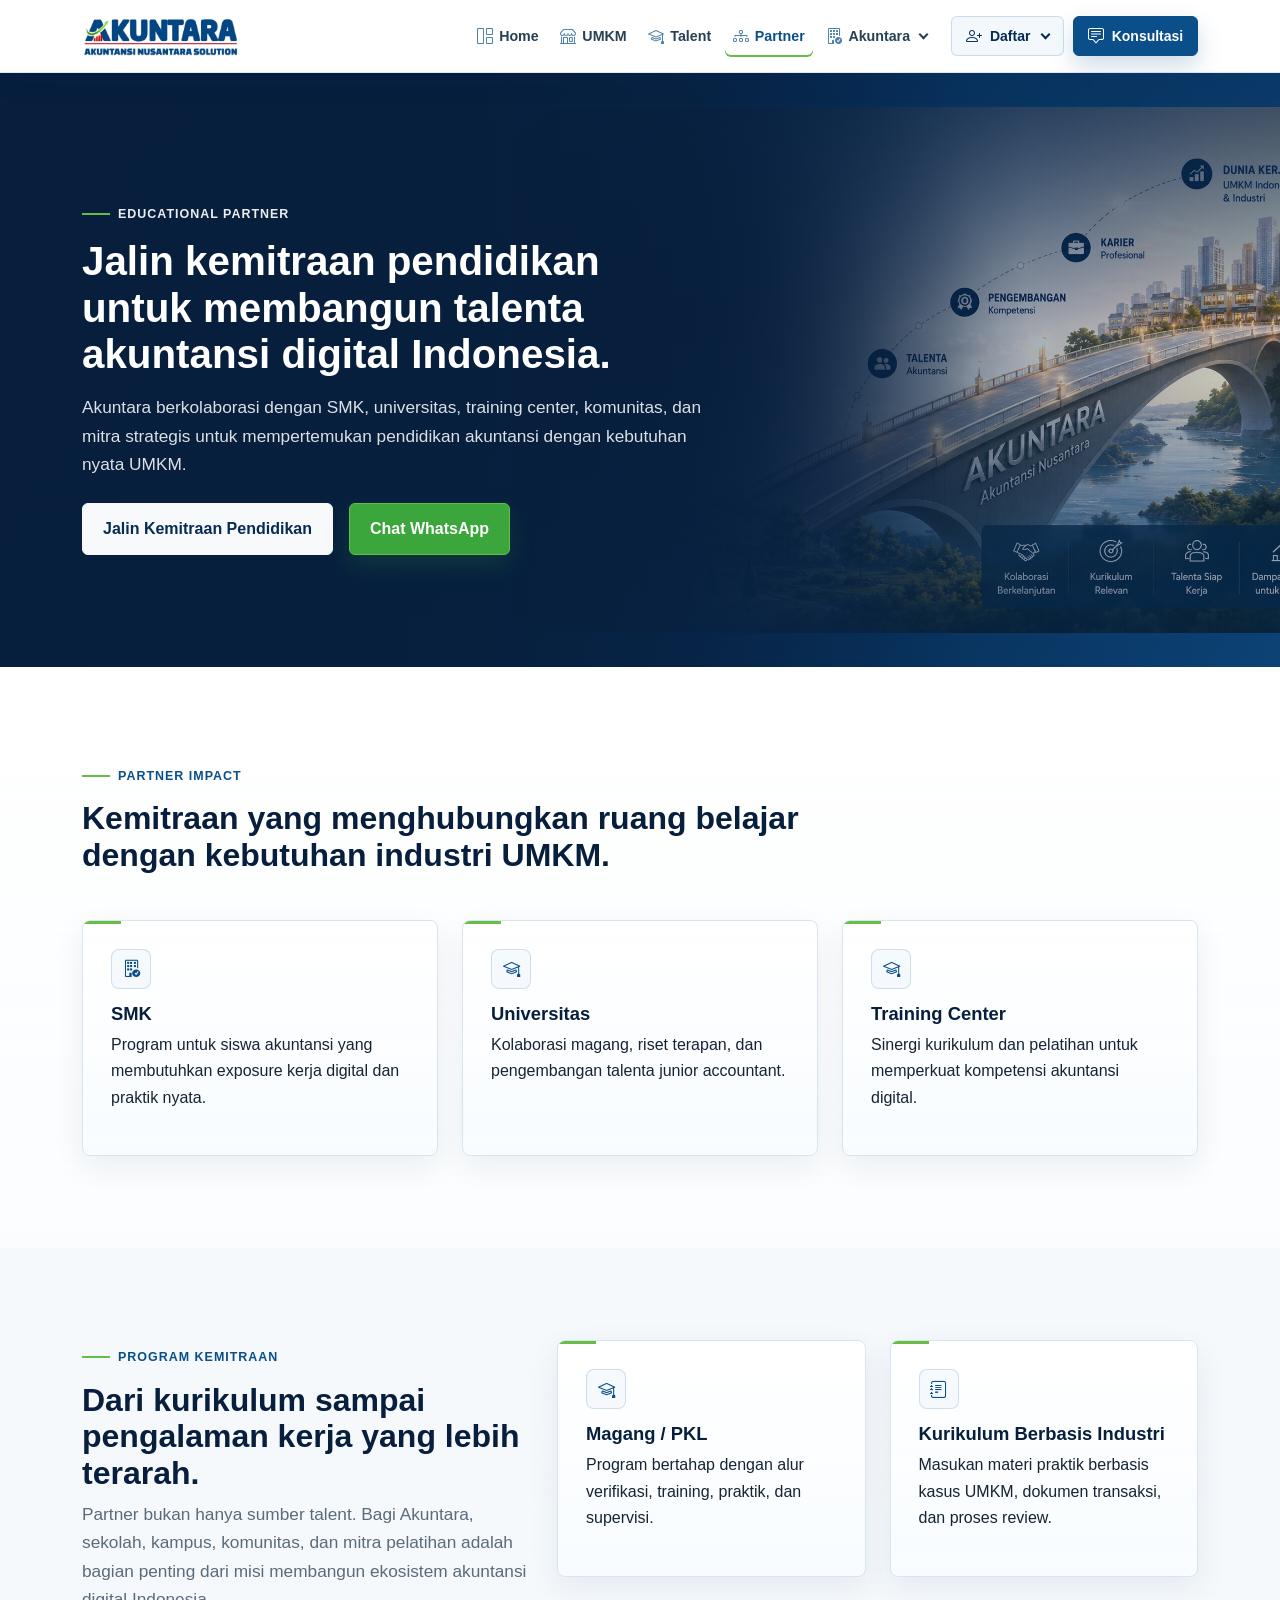
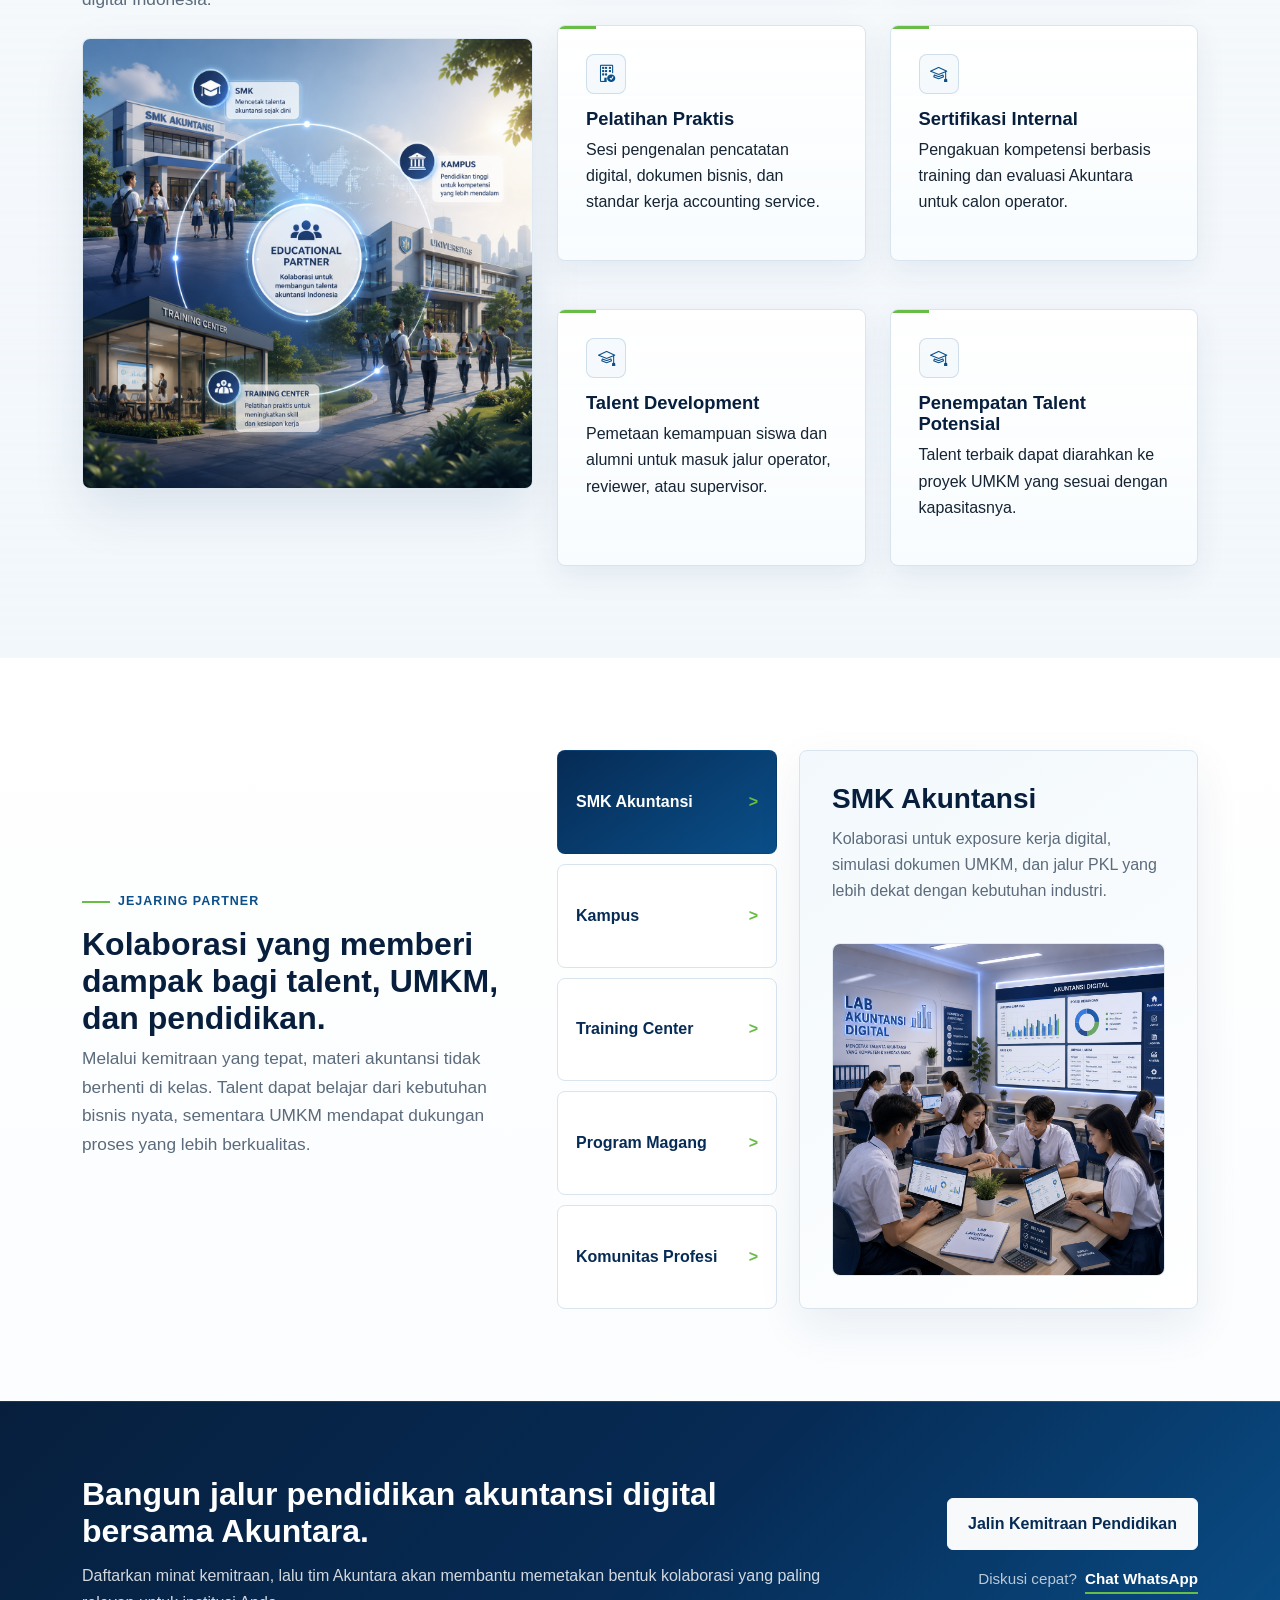
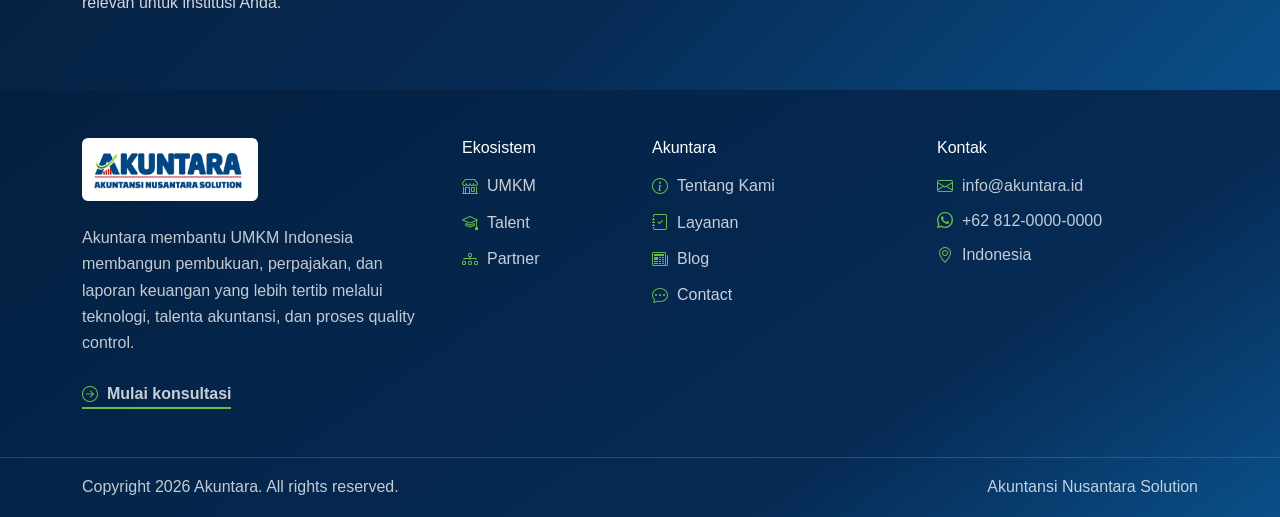
<file: partner.html>
<!doctype html>
<html lang="id">
<head>
  <meta charset="utf-8">
  <meta name="viewport" content="width=device-width, initial-scale=1">
  <meta name="description" content="Program partner Akuntara untuk sekolah, kampus, training center, komunitas, dan ekosistem pengembangan talenta akuntansi digital.">
  <title>Partner | Akuntara</title>
  <link href="https://cdn.jsdelivr.net/npm/bootstrap@5.3.3/dist/css/bootstrap.min.css" rel="stylesheet">
  <link href="assets/css/styles.css" rel="stylesheet">
</head>
<body>
  <div data-component="header"></div>
  <main id="main">
    <section class="page-hero page-hero-immersive page-hero-partner">
      <div class="page-hero-image-plane" aria-hidden="true">
        <img src="assets/img/partner-hero.png" alt="">
      </div>
      <div class="container">
        <div class="page-hero-copy">
          <span class="eyebrow">Educational Partner</span>
          <h1>Jalin kemitraan pendidikan untuk membangun talenta akuntansi digital Indonesia.</h1>
          <p class="lead mt-3">Akuntara berkolaborasi dengan SMK, universitas, training center, komunitas, dan mitra strategis untuk mempertemukan pendidikan akuntansi dengan kebutuhan nyata UMKM.</p>
          <div class="d-flex flex-column flex-sm-row gap-3 mt-4">
            <a class="btn btn-light btn-lg" href="daftar.html?type=partner">Jalin Kemitraan Pendidikan</a>
            <a class="btn btn-whatsapp btn-lg" href="https://wa.me/6281200000000?text=Halo%20Akuntara%2C%20saya%20ingin%20bertanya%20tentang%20program%20Partner%20Akuntara." target="_blank" rel="noopener">Chat WhatsApp</a>
          </div>
        </div>
        <div class="page-hero-visual page-hero-visual-spacer" aria-hidden="true"></div>
      </div>
    </section>

    <section class="section">
      <div class="container">
        <div class="section-title">
          <span class="eyebrow">Partner Impact</span>
          <h2>Kemitraan yang menghubungkan ruang belajar dengan kebutuhan industri UMKM.</h2>
        </div>
        <div class="row g-4">
          <div class="col-md-4"><div class="card-clean"><h3>SMK</h3><p>Program untuk siswa akuntansi yang membutuhkan exposure kerja digital dan praktik nyata.</p></div></div>
          <div class="col-md-4"><div class="card-clean"><h3>Universitas</h3><p>Kolaborasi magang, riset terapan, dan pengembangan talenta junior accountant.</p></div></div>
          <div class="col-md-4"><div class="card-clean"><h3>Training Center</h3><p>Sinergi kurikulum dan pelatihan untuk memperkuat kompetensi akuntansi digital.</p></div></div>
        </div>
      </div>
    </section>

    <section class="section section-muted">
      <div class="container">
        <div class="row g-5 align-items-start">
          <div class="col-lg-5">
            <span class="eyebrow">Program Kemitraan</span>
            <h2>Dari kurikulum sampai pengalaman kerja yang lebih terarah.</h2>
            <p class="lead">Partner bukan hanya sumber talent. Bagi Akuntara, sekolah, kampus, komunitas, dan mitra pelatihan adalah bagian penting dari misi membangun ekosistem akuntansi digital Indonesia.</p>
            <figure class="asset-image-card media-asset-card square-image-card mt-4"><img src="assets/img/educational-partner.png" alt="Educational partner Akuntara untuk sekolah, kampus, dan training center"></figure>
          </div>
          <div class="col-lg-7">
            <div class="row g-4">
              <div class="col-md-6"><div class="card-clean"><h3>Magang / PKL</h3><p>Program bertahap dengan alur verifikasi, training, praktik, dan supervisi.</p></div></div>
              <div class="col-md-6"><div class="card-clean"><h3>Kurikulum Berbasis Industri</h3><p>Masukan materi praktik berbasis kasus UMKM, dokumen transaksi, dan proses review.</p></div></div>
              <div class="col-md-6"><div class="card-clean"><h3>Pelatihan Praktis</h3><p>Sesi pengenalan pencatatan digital, dokumen bisnis, dan standar kerja accounting service.</p></div></div>
              <div class="col-md-6"><div class="card-clean"><h3>Sertifikasi Internal</h3><p>Pengakuan kompetensi berbasis training dan evaluasi Akuntara untuk calon operator.</p></div></div>
              <div class="col-md-6"><div class="card-clean"><h3>Talent Development</h3><p>Pemetaan kemampuan siswa dan alumni untuk masuk jalur operator, reviewer, atau supervisor.</p></div></div>
              <div class="col-md-6"><div class="card-clean"><h3>Penempatan Talent Potensial</h3><p>Talent terbaik dapat diarahkan ke proyek UMKM yang sesuai dengan kapasitasnya.</p></div></div>
            </div>
          </div>
        </div>
      </div>
    </section>

    <section class="section">
      <div class="container">
        <div class="row align-items-center g-5">
          <div class="col-lg-5">
            <span class="eyebrow">Jejaring Partner</span>
            <h2>Kolaborasi yang memberi dampak bagi talent, UMKM, dan pendidikan.</h2>
            <p class="lead">Melalui kemitraan yang tepat, materi akuntansi tidak berhenti di kelas. Talent dapat belajar dari kebutuhan bisnis nyata, sementara UMKM mendapat dukungan proses yang lebih berkualitas.</p>
          </div>
          <div class="col-lg-7">
            <div class="context-switcher partner-network-switcher" data-switcher>
              <div class="switcher-list" role="tablist" aria-label="Jejaring Partner">
                <button class="switcher-tab is-active" type="button" data-switch-target="smk">SMK Akuntansi</button>
                <button class="switcher-tab" type="button" data-switch-target="kampus">Kampus</button>
                <button class="switcher-tab" type="button" data-switch-target="training">Training Center</button>
                <button class="switcher-tab" type="button" data-switch-target="magang">Program Magang</button>
                <button class="switcher-tab" type="button" data-switch-target="komunitas">Komunitas Profesi</button>
              </div>
              <div>
                <div class="switcher-panel is-active" data-switch-panel="smk"><h3>SMK Akuntansi</h3><p>Kolaborasi untuk exposure kerja digital, simulasi dokumen UMKM, dan jalur PKL yang lebih dekat dengan kebutuhan industri.</p><figure class="switcher-visual"><img src="assets/img/smk-akuntansi.png" alt="Kolaborasi SMK Akuntansi dengan Akuntara"></figure></div>
                <div class="switcher-panel" data-switch-panel="kampus"><h3>Kampus</h3><p>Ruang untuk magang, riset terapan, studi kasus, dan pengembangan junior accountant berbasis pekerjaan nyata.</p><figure class="switcher-visual"><img src="assets/img/kampus.png" alt="Kolaborasi kampus dengan Akuntara"></figure></div>
                <div class="switcher-panel" data-switch-panel="training"><h3>Training Center</h3><p>Sinergi modul pelatihan pencatatan digital, SOP, dan kesiapan talent sebelum masuk ke ekosistem kerja.</p><figure class="switcher-visual"><img src="assets/img/training-center.png" alt="Training center partner Akuntara"></figure></div>
                <div class="switcher-panel" data-switch-panel="magang"><h3>Program Magang</h3><p>Alur bertahap dari verifikasi, training, praktik, feedback, hingga evaluasi kompetensi untuk calon operator.</p><figure class="switcher-visual"><img src="assets/img/program-magang.png" alt="Program magang Akuntara bersama partner pendidikan"></figure></div>
                <div class="switcher-panel" data-switch-panel="komunitas"><h3>Komunitas Profesi</h3><p>Kolaborasi edukasi, talent pool, acara komunitas, dan jejaring profesional akuntansi digital.</p><figure class="switcher-visual"><img src="assets/img/komunitas.png" alt="Komunitas profesi dalam jejaring Akuntara"></figure></div>
              </div>
            </div>
          </div>
        </div>
      </div>
    </section>

    <section class="section-sm section-navy final-cta">
      <div class="container">
        <div class="final-cta-inner">
          <div class="final-cta-copy">
            <h2>Bangun jalur pendidikan akuntansi digital bersama Akuntara.</h2>
            <p class="mb-0">Daftarkan minat kemitraan, lalu tim Akuntara akan membantu memetakan bentuk kolaborasi yang paling relevan untuk institusi Anda.</p>
          </div>
          <div class="final-cta-actions">
            <a class="btn btn-light btn-lg" href="daftar.html?type=partner">Jalin Kemitraan Pendidikan</a>
            <div class="cta-secondary-link mt-3">
              <span>Diskusi cepat?</span>
              <a href="https://wa.me/6281200000000?text=Halo%20Akuntara%2C%20saya%20ingin%20berdiskusi%20tentang%20kemitraan%20Akuntara." target="_blank" rel="noopener">Chat WhatsApp</a>
            </div>
          </div>
        </div>
      </div>
    </section>
  </main>
  <div data-component="footer"></div>
  <script src="https://cdn.jsdelivr.net/npm/bootstrap@5.3.3/dist/js/bootstrap.bundle.min.js"></script>
  <script src="assets/js/main.js"></script>
</body>
</html>
</file>
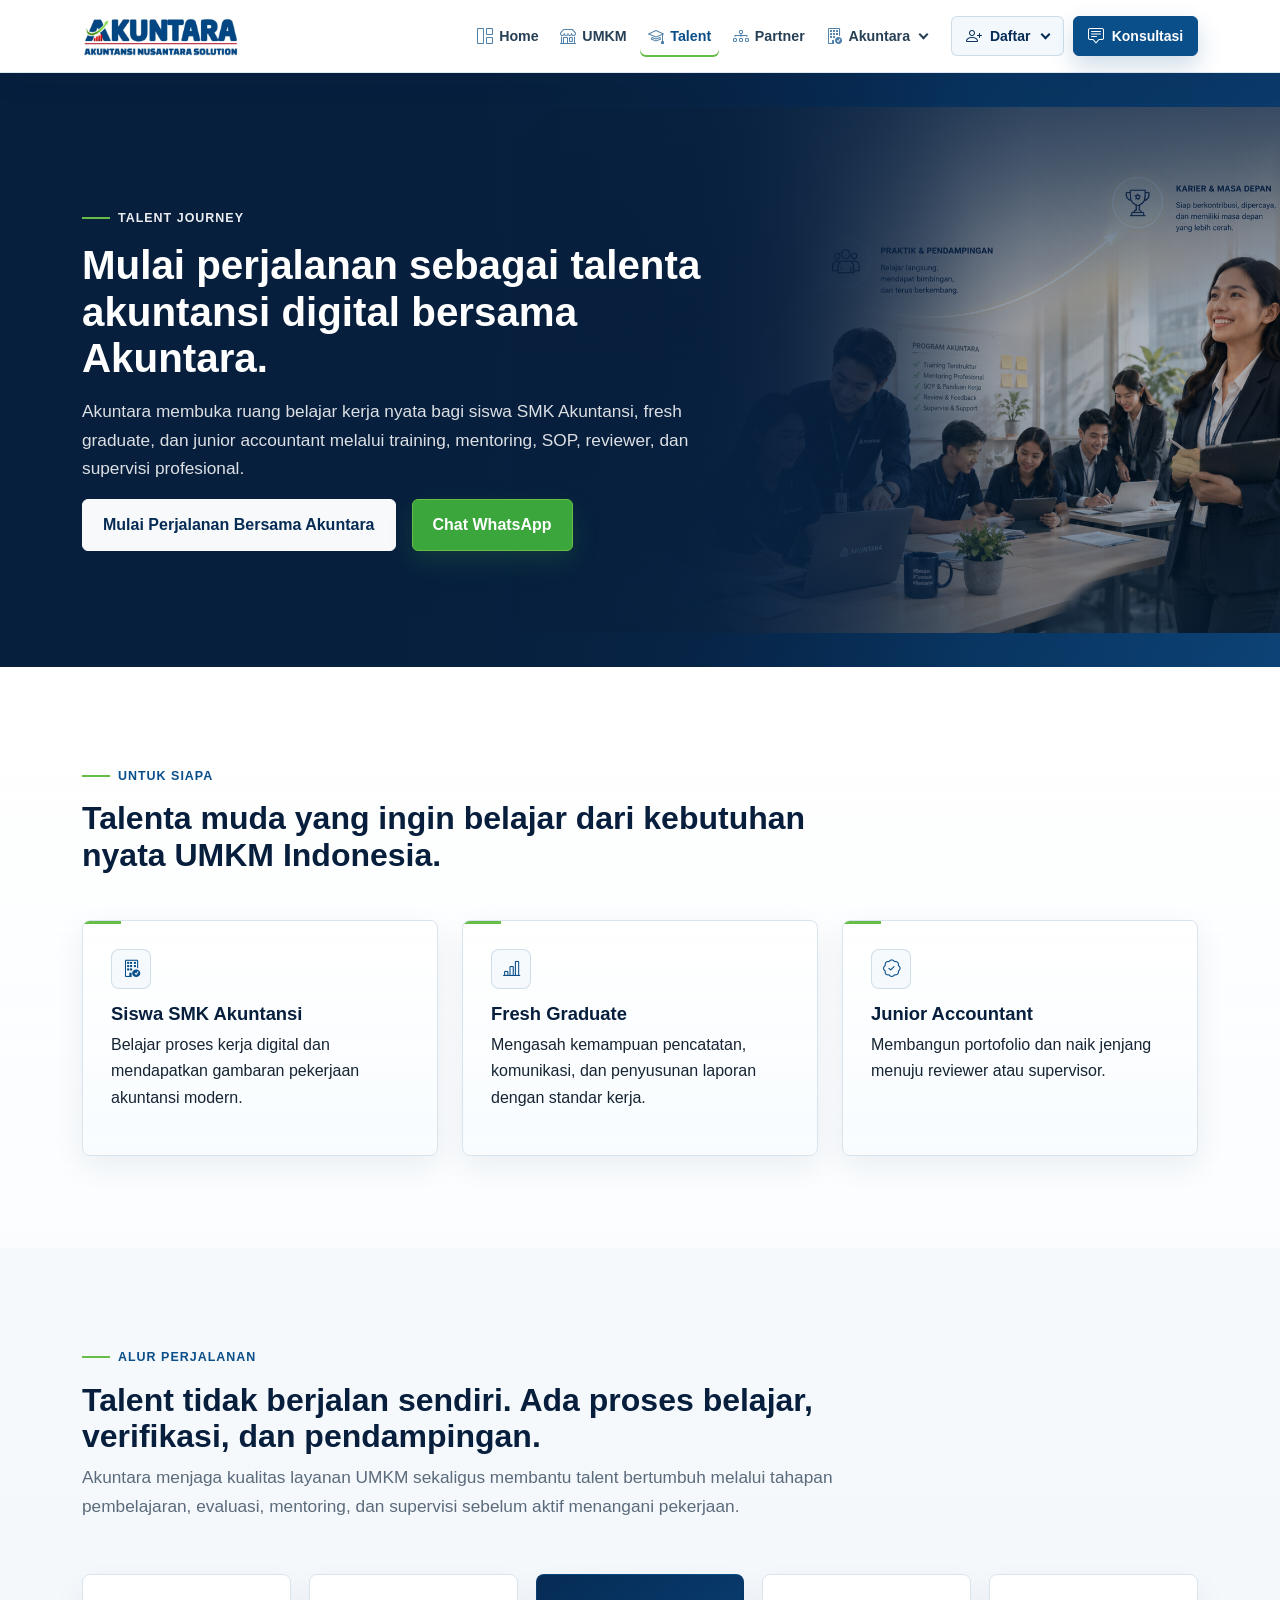
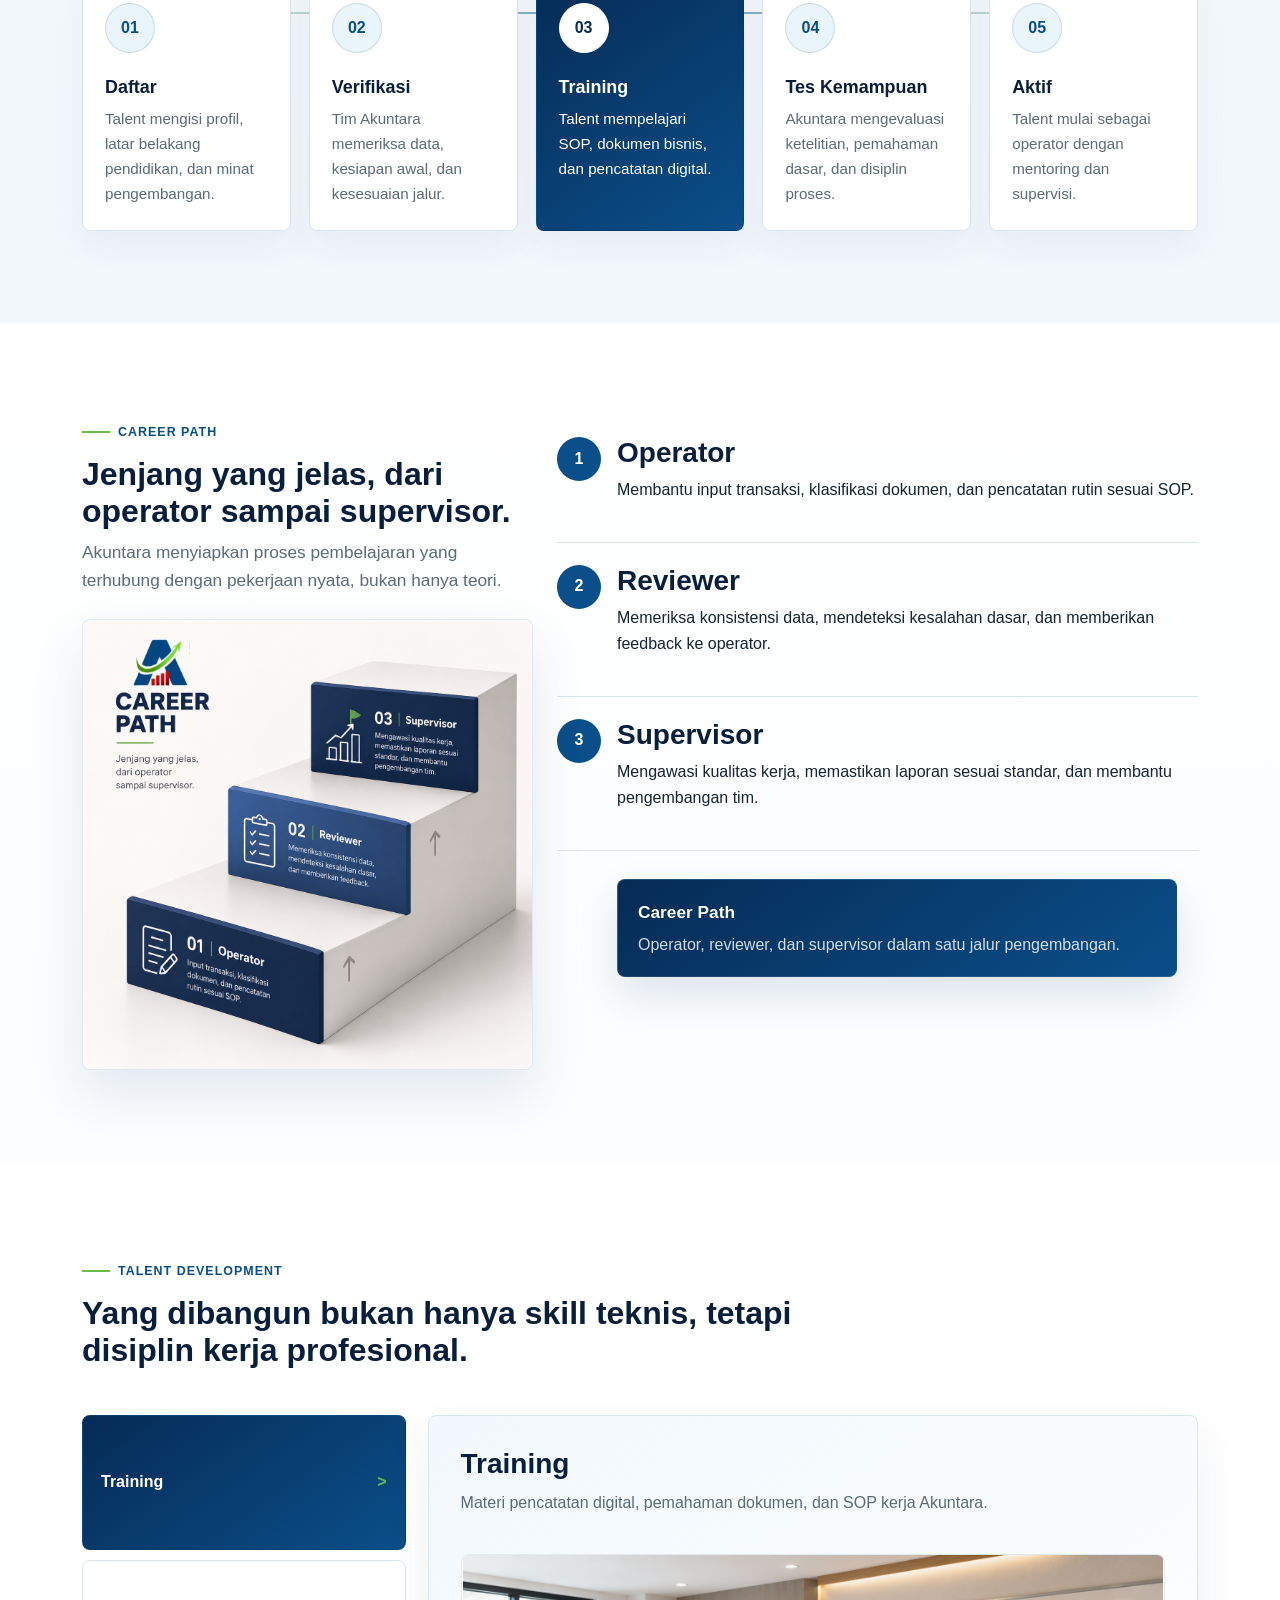
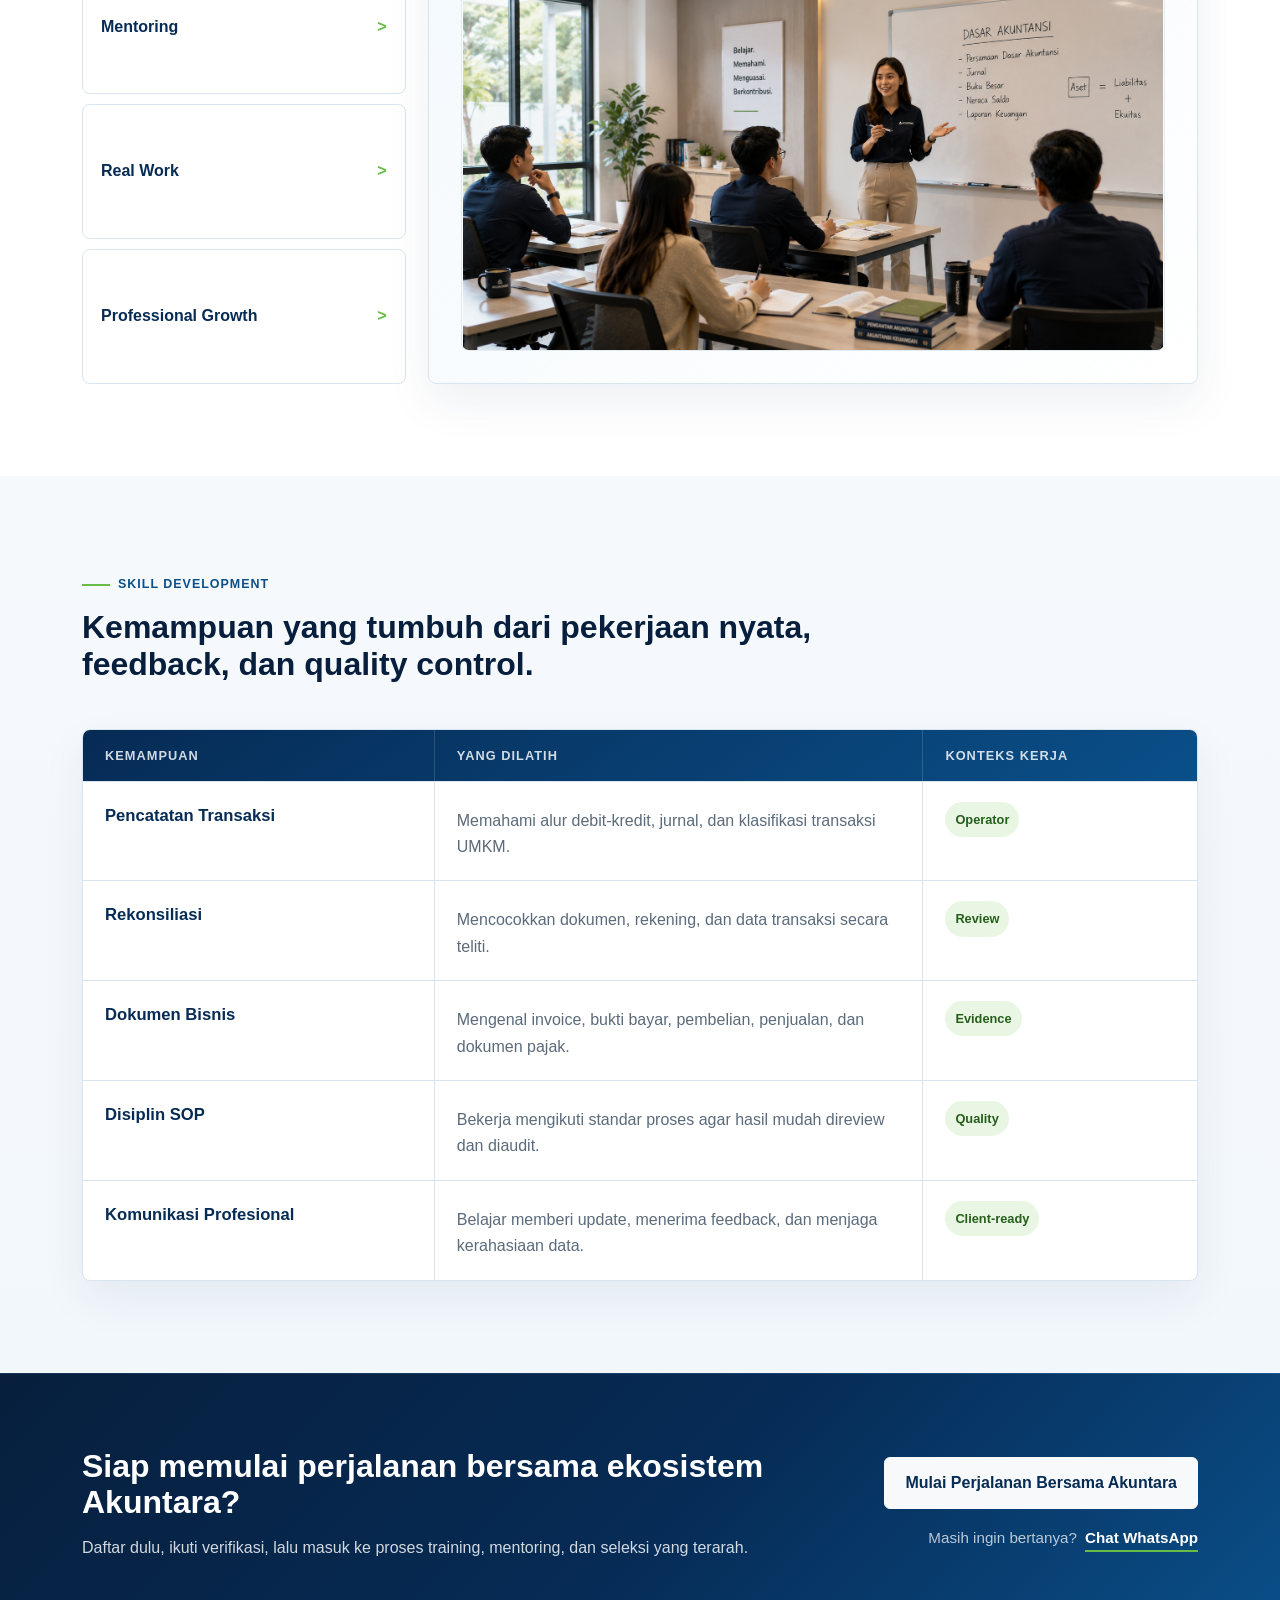
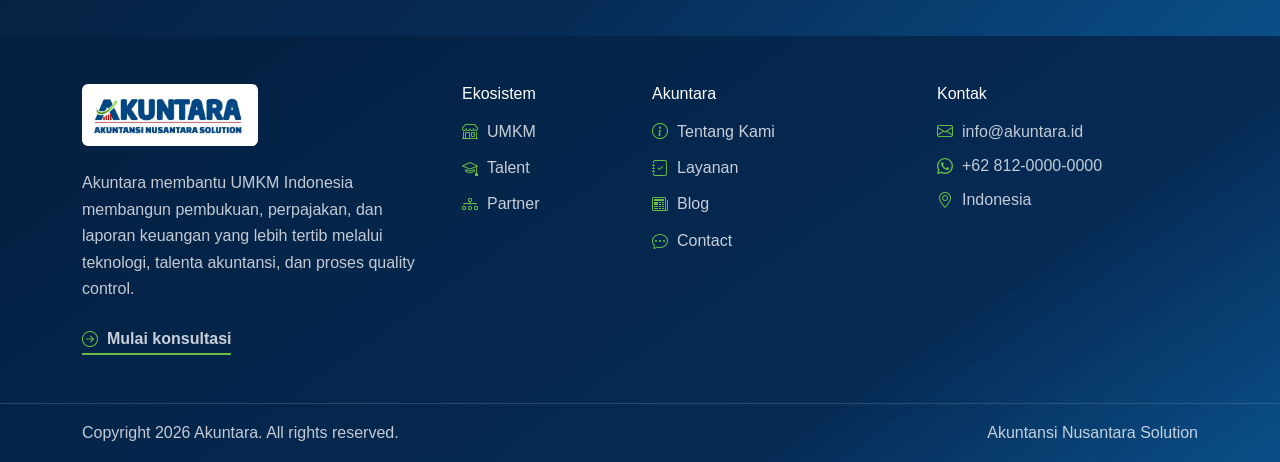
<file: talent.html>
<!doctype html>
<html lang="id">
<head>
  <meta charset="utf-8">
  <meta name="viewport" content="width=device-width, initial-scale=1">
  <meta name="description" content="Program talent Akuntara untuk siswa SMK akuntansi, fresh graduate, dan junior accountant.">
  <title>Untuk Talent | Akuntara</title>
  <link href="https://cdn.jsdelivr.net/npm/bootstrap@5.3.3/dist/css/bootstrap.min.css" rel="stylesheet">
  <link href="assets/css/styles.css" rel="stylesheet">
</head>
<body>
  <div data-component="header"></div>
  <main id="main">
    <section class="page-hero page-hero-immersive page-hero-talent">
      <div class="page-hero-image-plane" aria-hidden="true">
        <img src="assets/img/talent-hero.png" alt="">
      </div>
      <div class="container">
        <div class="page-hero-copy">
          <span class="eyebrow">Talent Journey</span>
          <h1>Mulai perjalanan sebagai talenta akuntansi digital bersama Akuntara.</h1>
          <p class="lead mt-3">Akuntara membuka ruang belajar kerja nyata bagi siswa SMK Akuntansi, fresh graduate, dan junior accountant melalui training, mentoring, SOP, reviewer, dan supervisi profesional.</p>
          <div class="d-flex flex-column flex-sm-row gap-3 mt-3">
            <a class="btn btn-light btn-lg" href="portal/daftar-talent.html">Mulai Perjalanan Bersama Akuntara</a>
            <a class="btn btn-whatsapp btn-lg" href="https://wa.me/6281200000000?text=Halo%20Akuntara%2C%20saya%20ingin%20bertanya%20tentang%20program%20Talent%20Akuntara." target="_blank" rel="noopener">Chat WhatsApp</a>
          </div>
        </div>
        <div class="page-hero-visual page-hero-visual-spacer" aria-hidden="true"></div>
      </div>
    </section>

    <section class="section">
      <div class="container">
        <div class="section-title">
          <span class="eyebrow">Untuk Siapa</span>
          <h2>Talenta muda yang ingin belajar dari kebutuhan nyata UMKM Indonesia.</h2>
        </div>
        <div class="row g-4">
          <div class="col-md-4"><div class="card-clean"><h3>Siswa SMK Akuntansi</h3><p>Belajar proses kerja digital dan mendapatkan gambaran pekerjaan akuntansi modern.</p></div></div>
          <div class="col-md-4"><div class="card-clean"><h3>Fresh Graduate</h3><p>Mengasah kemampuan pencatatan, komunikasi, dan penyusunan laporan dengan standar kerja.</p></div></div>
          <div class="col-md-4"><div class="card-clean"><h3>Junior Accountant</h3><p>Membangun portofolio dan naik jenjang menuju reviewer atau supervisor.</p></div></div>
        </div>
      </div>
    </section>

    <section class="section section-muted">
      <div class="container">
        <div class="section-title">
          <span class="eyebrow">Alur Perjalanan</span>
          <h2>Talent tidak berjalan sendiri. Ada proses belajar, verifikasi, dan pendampingan.</h2>
          <p class="lead">Akuntara menjaga kualitas layanan UMKM sekaligus membantu talent bertumbuh melalui tahapan pembelajaran, evaluasi, mentoring, dan supervisi sebelum aktif menangani pekerjaan.</p>
        </div>
        <div class="workflow-timeline">
          <div class="workflow-step"><span>01</span><h3>Daftar</h3><p>Talent mengisi profil, latar belakang pendidikan, dan minat pengembangan.</p></div>
          <div class="workflow-step"><span>02</span><h3>Verifikasi</h3><p>Tim Akuntara memeriksa data, kesiapan awal, dan kesesuaian jalur.</p></div>
          <div class="workflow-step is-highlight"><span>03</span><h3>Training</h3><p>Talent mempelajari SOP, dokumen bisnis, dan pencatatan digital.</p></div>
          <div class="workflow-step"><span>04</span><h3>Tes Kemampuan</h3><p>Akuntara mengevaluasi ketelitian, pemahaman dasar, dan disiplin proses.</p></div>
          <div class="workflow-step"><span>05</span><h3>Aktif</h3><p>Talent mulai sebagai operator dengan mentoring dan supervisi.</p></div>
        </div>
      </div>
    </section>

    <section class="section">
      <div class="container">
        <div class="row g-5">
          <div class="col-lg-5">
            <span class="eyebrow">Career Path</span>
            <h2>Jenjang yang jelas, dari operator sampai supervisor.</h2>
            <p class="lead">Akuntara menyiapkan proses pembelajaran yang terhubung dengan pekerjaan nyata, bukan hanya teori.</p>
            <figure class="asset-image-card media-asset-card square-image-card mt-4"><img src="assets/img/career-path.png" alt="Career path talenta Akuntara dari operator sampai supervisor"></figure>
          </div>
          <div class="col-lg-7">
            <div class="numbered-step"><span class="step-number">1</span><div><h3>Operator</h3><p>Membantu input transaksi, klasifikasi dokumen, dan pencatatan rutin sesuai SOP.</p></div></div>
            <div class="numbered-step"><span class="step-number">2</span><div><h3>Reviewer</h3><p>Memeriksa konsistensi data, mendeteksi kesalahan dasar, dan memberikan feedback ke operator.</p></div></div>
            <div class="numbered-step"><span class="step-number">3</span><div><h3>Supervisor</h3><p>Mengawasi kualitas kerja, memastikan laporan sesuai standar, dan membantu pengembangan tim.</p></div></div>
            <div class="career-note"><strong>Career Path</strong><p>Operator, reviewer, dan supervisor dalam satu jalur pengembangan.</p></div>
          </div>
        </div>
      </div>
    </section>

    <section class="section talent-development-section">
      <div class="container">
        <div class="section-title">
          <span class="eyebrow">Talent Development</span>
          <h2>Yang dibangun bukan hanya skill teknis, tetapi disiplin kerja profesional.</h2>
        </div>
        <div class="context-switcher" data-switcher>
          <div class="switcher-list" role="tablist" aria-label="Talent Development">
            <button class="switcher-tab is-active" type="button" data-switch-target="training">Training</button>
            <button class="switcher-tab" type="button" data-switch-target="mentoring">Mentoring</button>
            <button class="switcher-tab" type="button" data-switch-target="realwork">Real Work</button>
            <button class="switcher-tab" type="button" data-switch-target="growth">Professional Growth</button>
          </div>
          <div>
            <div class="switcher-panel is-active" data-switch-panel="training"><h3>Training</h3><p>Materi pencatatan digital, pemahaman dokumen, dan SOP kerja Akuntara.</p><figure class="switcher-visual"><img src="assets/img/training.png" alt="Training talenta akuntansi Akuntara"></figure></div>
            <div class="switcher-panel" data-switch-panel="mentoring"><h3>Mentoring</h3><p>Bimbingan dari reviewer dan supervisor untuk meningkatkan akurasi kerja.</p><figure class="switcher-visual"><img src="assets/img/mentoring.png" alt="Mentoring talenta oleh reviewer dan supervisor"></figure></div>
            <div class="switcher-panel" data-switch-panel="realwork"><h3>Real Work</h3><p>Kesempatan mengenal pekerjaan nyata dari kebutuhan UMKM berbagai industri.</p><figure class="switcher-visual"><img src="assets/img/real-work.png" alt="Pengalaman pekerjaan nyata untuk talent Akuntara"></figure></div>
            <div class="switcher-panel" data-switch-panel="growth"><h3>Professional Growth</h3><p>Jalur perkembangan kompetensi yang bisa diarahkan ke posisi lebih senior.</p><figure class="switcher-visual"><img src="assets/img/personal-growth.png" alt="Pengembangan profesional talenta Akuntara"></figure></div>
          </div>
        </div>
      </div>
    </section>

    <section class="section section-muted">
      <div class="container">
        <div class="section-title">
          <span class="eyebrow">Skill Development</span>
          <h2>Kemampuan yang tumbuh dari pekerjaan nyata, feedback, dan quality control.</h2>
        </div>
        <div class="summary-table">
          <div class="summary-row is-head">
            <div class="summary-cell">Kemampuan</div>
            <div class="summary-cell">Yang dilatih</div>
            <div class="summary-cell">Konteks kerja</div>
          </div>
          <div class="summary-row"><div class="summary-cell"><strong>Pencatatan Transaksi</strong></div><div class="summary-cell"><p>Memahami alur debit-kredit, jurnal, dan klasifikasi transaksi UMKM.</p></div><div class="summary-cell"><span class="summary-tag">Operator</span></div></div>
          <div class="summary-row"><div class="summary-cell"><strong>Rekonsiliasi</strong></div><div class="summary-cell"><p>Mencocokkan dokumen, rekening, dan data transaksi secara teliti.</p></div><div class="summary-cell"><span class="summary-tag">Review</span></div></div>
          <div class="summary-row"><div class="summary-cell"><strong>Dokumen Bisnis</strong></div><div class="summary-cell"><p>Mengenal invoice, bukti bayar, pembelian, penjualan, dan dokumen pajak.</p></div><div class="summary-cell"><span class="summary-tag">Evidence</span></div></div>
          <div class="summary-row"><div class="summary-cell"><strong>Disiplin SOP</strong></div><div class="summary-cell"><p>Bekerja mengikuti standar proses agar hasil mudah direview dan diaudit.</p></div><div class="summary-cell"><span class="summary-tag">Quality</span></div></div>
          <div class="summary-row"><div class="summary-cell"><strong>Komunikasi Profesional</strong></div><div class="summary-cell"><p>Belajar memberi update, menerima feedback, dan menjaga kerahasiaan data.</p></div><div class="summary-cell"><span class="summary-tag">Client-ready</span></div></div>
        </div>
      </div>
    </section>

    <section class="section-sm section-navy final-cta">
      <div class="container">
        <div class="final-cta-inner">
          <div class="final-cta-copy">
            <h2>Siap memulai perjalanan bersama ekosistem Akuntara?</h2>
            <p class="mb-0">Daftar dulu, ikuti verifikasi, lalu masuk ke proses training, mentoring, dan seleksi yang terarah.</p>
          </div>
          <div class="final-cta-actions">
            <a class="btn btn-light btn-lg" href="portal/daftar-talent.html">Mulai Perjalanan Bersama Akuntara</a>
            <div class="cta-secondary-link mt-3">
              <span>Masih ingin bertanya?</span>
              <a href="https://wa.me/6281200000000?text=Halo%20Akuntara%2C%20saya%20ingin%20bertanya%20tentang%20pendaftaran%20Talent%20Akuntara." target="_blank" rel="noopener">Chat WhatsApp</a>
            </div>
          </div>
        </div>
      </div>
    </section>
  </main>
  <div data-component="footer"></div>
  <script src="https://cdn.jsdelivr.net/npm/bootstrap@5.3.3/dist/js/bootstrap.bundle.min.js"></script>
  <script src="assets/js/main.js"></script>
</body>
</html>
</file>
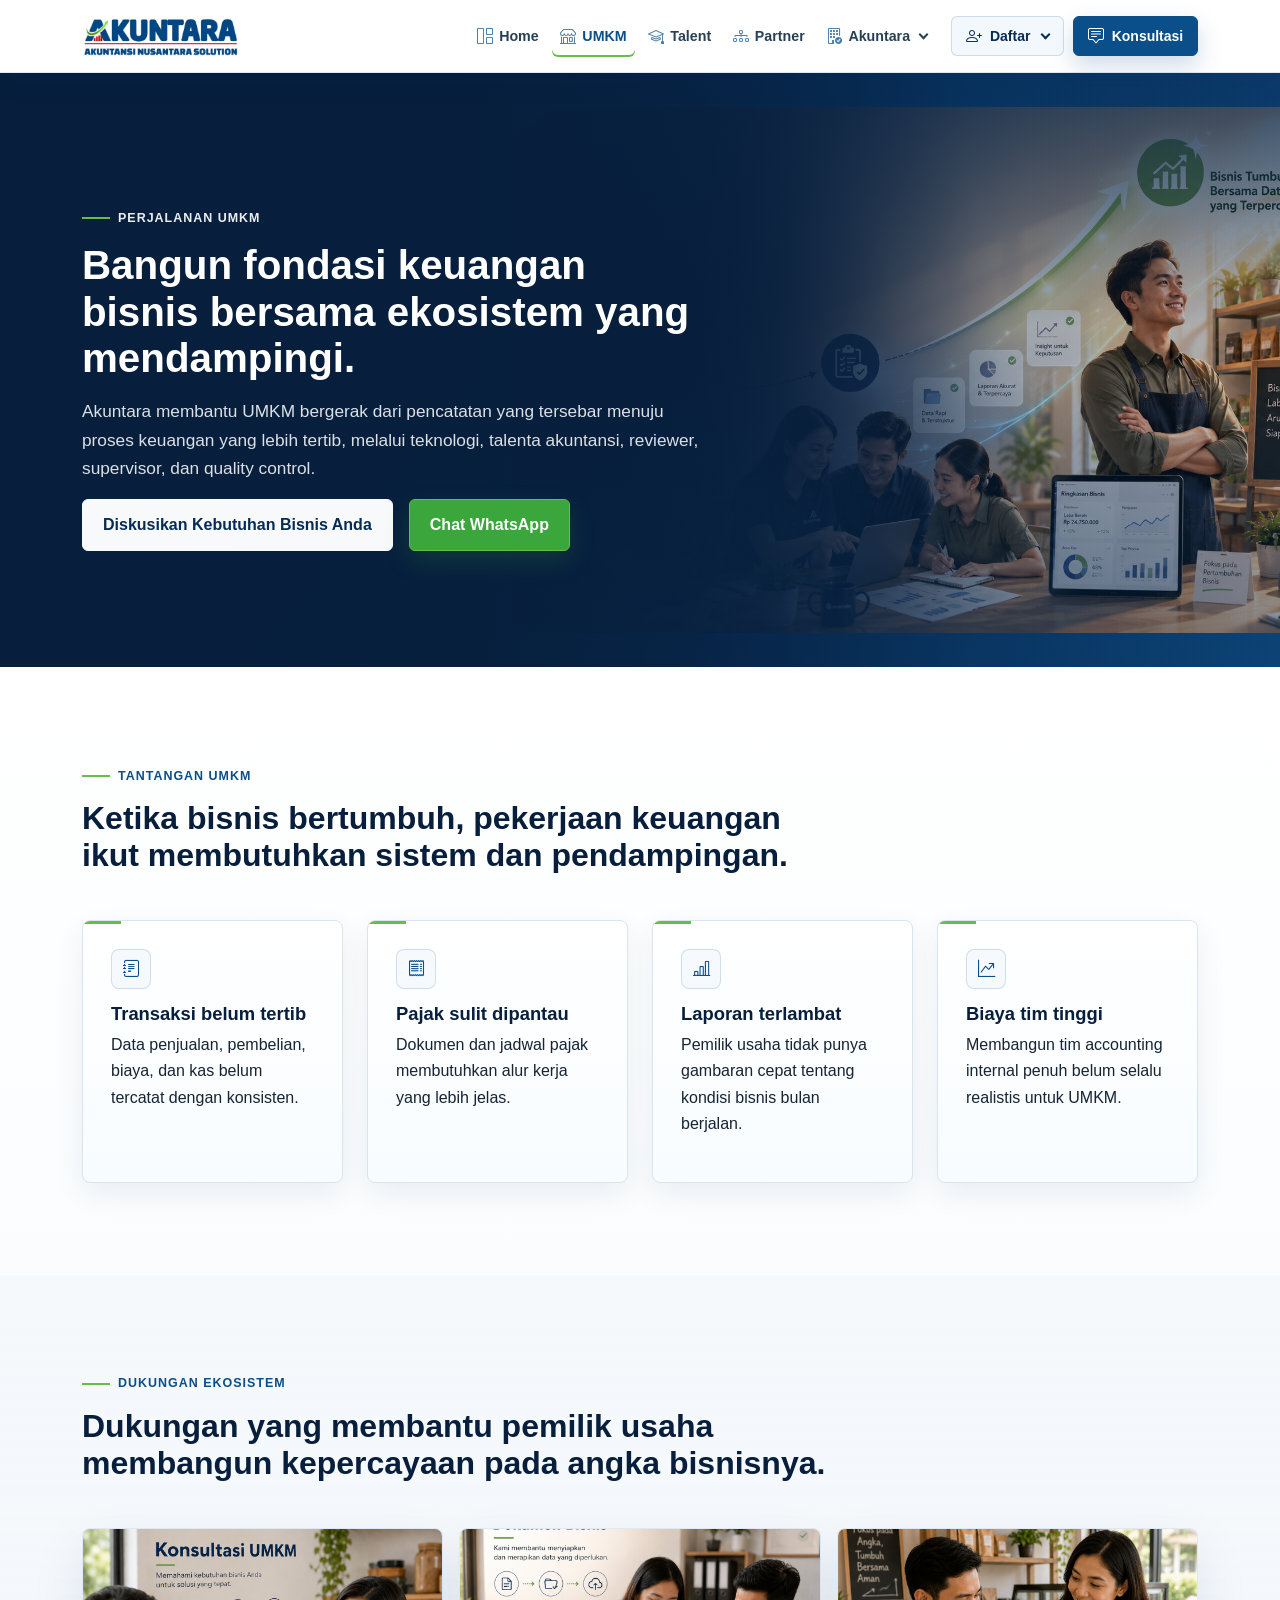
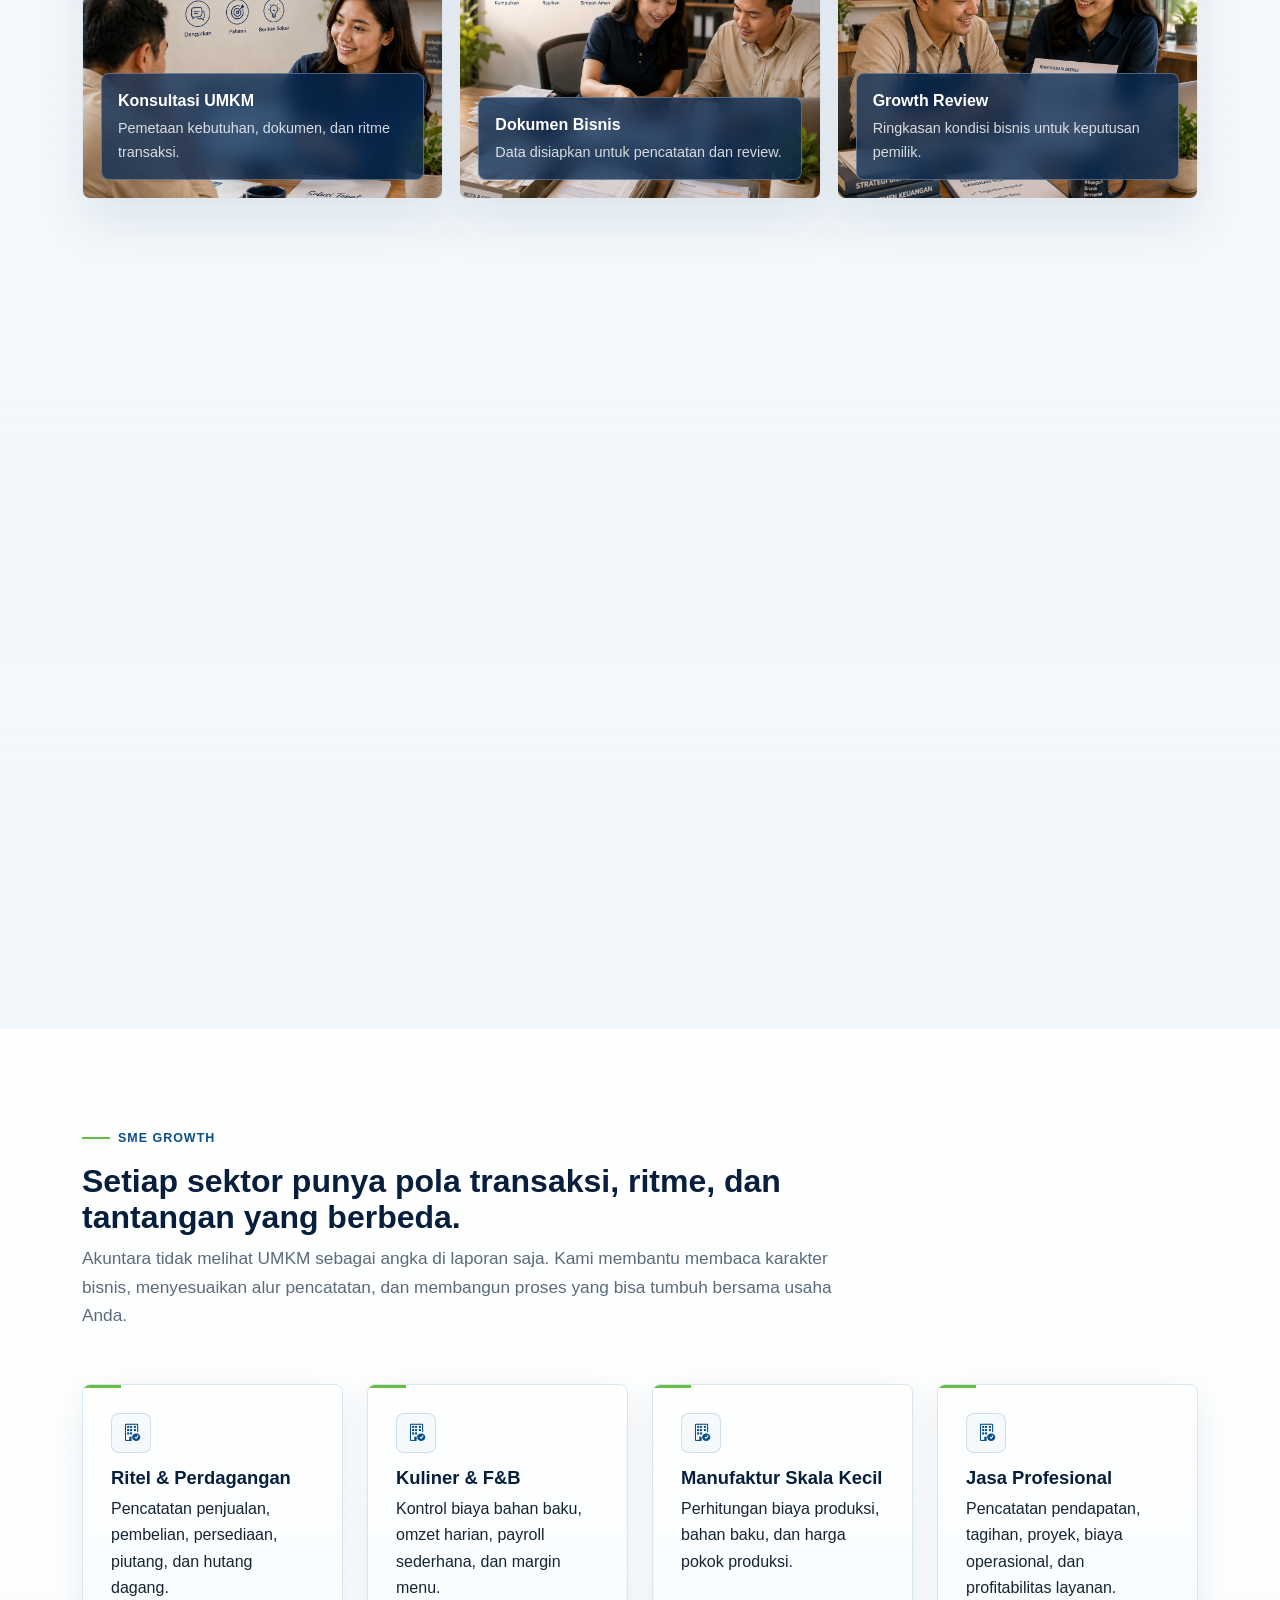
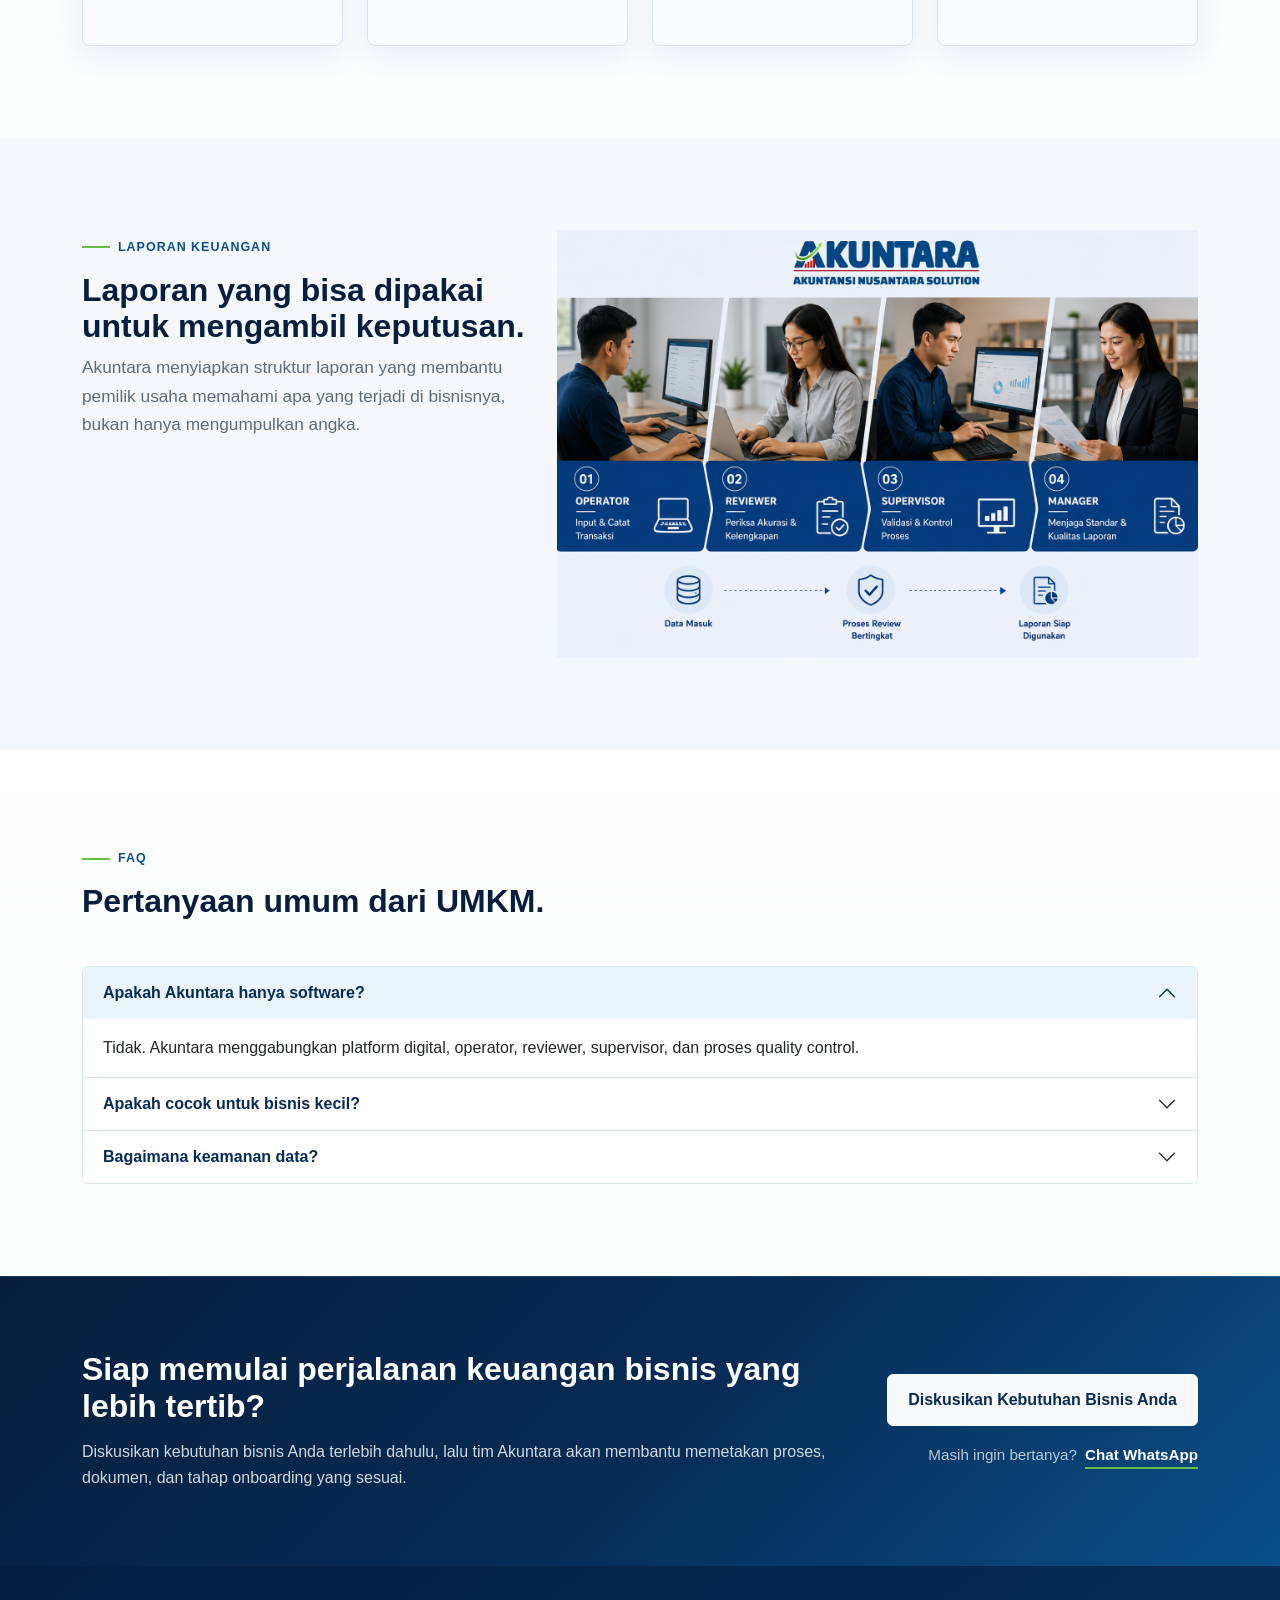
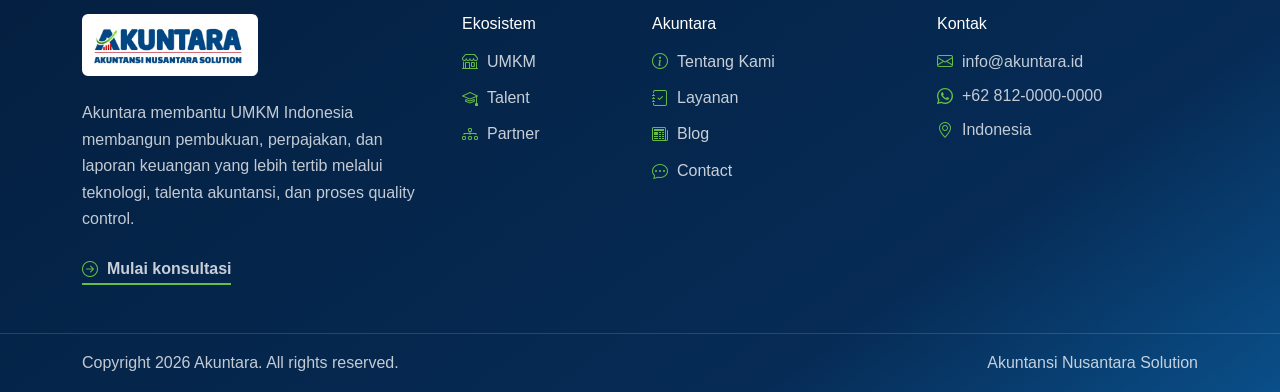
<file: umkm.html>
<!doctype html>
<html lang="id">
<head>
  <meta charset="utf-8">
  <meta name="viewport" content="width=device-width, initial-scale=1">
  <meta name="description" content="Solusi Akuntara untuk UMKM: pembukuan, pajak, laporan keuangan, dan analisis bisnis dengan pengawasan profesional.">
  <title>Untuk UMKM | Akuntara</title>
  <link href="https://cdn.jsdelivr.net/npm/bootstrap@5.3.3/dist/css/bootstrap.min.css" rel="stylesheet">
  <link href="assets/css/styles.css" rel="stylesheet">
</head>
<body>
  <div data-component="header"></div>
  <main id="main">
    <section class="page-hero page-hero-immersive page-hero-umkm">
      <div class="page-hero-image-plane" aria-hidden="true">
        <img src="assets/img/umkm-hero.png" alt="">
      </div>
      <div class="container">
        <div class="page-hero-copy">
          <span class="eyebrow">Perjalanan UMKM</span>
          <h1>Bangun fondasi keuangan bisnis bersama ekosistem yang mendampingi.</h1>
          <p class="lead mt-3">Akuntara membantu UMKM bergerak dari pencatatan yang tersebar menuju proses keuangan yang lebih tertib, melalui teknologi, talenta akuntansi, reviewer, supervisor, dan quality control.</p>
          <div class="d-flex flex-column flex-sm-row gap-3 mt-3">
            <a class="btn btn-light btn-lg" href="portal/daftar-umkm.html">Diskusikan Kebutuhan Bisnis Anda</a>
            <a class="btn btn-whatsapp btn-lg" href="https://wa.me/6281200000000?text=Halo%20Akuntara%2C%20saya%20ingin%20bertanya%20tentang%20layanan%20untuk%20UMKM." target="_blank" rel="noopener">Chat WhatsApp</a>
          </div>
        </div>
        <div class="page-hero-visual page-hero-visual-spacer" aria-hidden="true"></div>
      </div>
    </section>

    <section class="section">
      <div class="container">
        <div class="section-title">
          <span class="eyebrow">Tantangan UMKM</span>
          <h2>Ketika bisnis bertumbuh, pekerjaan keuangan ikut membutuhkan sistem dan pendampingan.</h2>
        </div>
        <div class="row g-4">
          <div class="col-md-6 col-lg-3"><div class="card-clean"><h3>Transaksi belum tertib</h3><p>Data penjualan, pembelian, biaya, dan kas belum tercatat dengan konsisten.</p></div></div>
          <div class="col-md-6 col-lg-3"><div class="card-clean"><h3>Pajak sulit dipantau</h3><p>Dokumen dan jadwal pajak membutuhkan alur kerja yang lebih jelas.</p></div></div>
          <div class="col-md-6 col-lg-3"><div class="card-clean"><h3>Laporan terlambat</h3><p>Pemilik usaha tidak punya gambaran cepat tentang kondisi bisnis bulan berjalan.</p></div></div>
          <div class="col-md-6 col-lg-3"><div class="card-clean"><h3>Biaya tim tinggi</h3><p>Membangun tim accounting internal penuh belum selalu realistis untuk UMKM.</p></div></div>
        </div>
      </div>
    </section>

    <section class="section section-muted">
      <div class="container">
        <div class="section-title">
          <span class="eyebrow">Dukungan Ekosistem</span>
          <h2>Dukungan yang membantu pemilik usaha membangun kepercayaan pada angka bisnisnya.</h2>
        </div>
        <div class="media-strip">
          <figure class="asset-image-card media-asset-card"><img src="assets/img/umkm-consultation.png" alt="Konsultasi UMKM bersama Akuntara"><figcaption><strong>Konsultasi UMKM</strong><span>Pemetaan kebutuhan, dokumen, dan ritme transaksi.</span></figcaption></figure>
          <figure class="asset-image-card media-asset-card"><img src="assets/img/business-document.png" alt="Dokumen bisnis disiapkan untuk pencatatan dan review"><figcaption><strong>Dokumen Bisnis</strong><span>Data disiapkan untuk pencatatan dan review.</span></figcaption></figure>
          <figure class="asset-image-card media-asset-card"><img src="assets/img/growth-review.png" alt="Growth review untuk membaca kondisi bisnis UMKM"><figcaption><strong>Growth Review</strong><span>Ringkasan kondisi bisnis untuk keputusan pemilik.</span></figcaption></figure>
        </div>
        <div class="row g-4">
          <div class="col-md-6">
            <div class="card-clean">
              <h3>Bookkeeping</h3>
              <p>Pencatatan transaksi harian, rekonsiliasi bank, dan jurnal akuntansi standar agar data usaha lebih tertib.</p>
              <ul class="check-list"><li>Pencatatan transaksi harian</li><li>Rekonsiliasi bank</li><li>Jurnal akuntansi standar</li></ul>
            </div>
          </div>
          <div class="col-md-6">
            <div class="card-clean">
              <h3>Tax Management</h3>
              <p>Pendampingan pajak bisnis untuk membantu UMKM menyiapkan data PPh, PPN, dan pelaporan yang dibutuhkan.</p>
              <ul class="check-list"><li>Perhitungan PPh dan PPN</li><li>Persiapan SPT</li><li>Konsultasi pajak bisnis</li></ul>
            </div>
          </div>
          <div class="col-md-6">
            <div class="card-clean">
              <h3>Financial Reports</h3>
              <p>Laporan laba rugi, neraca, arus kas, dan laporan berkala yang membantu pemilik melihat kondisi bisnis.</p>
              <ul class="check-list"><li>Laba rugi</li><li>Neraca dan arus kas</li><li>Laporan bulanan dan tahunan</li></ul>
            </div>
          </div>
          <div class="col-md-6">
            <div class="card-clean">
              <h3>Business Analysis</h3>
              <p>Analisis profitabilitas, tren keuangan, dan rekomendasi sederhana untuk mendukung keputusan bisnis.</p>
              <ul class="check-list"><li>Analisis profitabilitas</li><li>Tren keuangan bisnis</li><li>Rekomendasi strategis</li></ul>
            </div>
          </div>
        </div>
      </div>
    </section>

    <section class="section">
      <div class="container">
        <div class="section-title">
          <span class="eyebrow">SME Growth</span>
          <h2>Setiap sektor punya pola transaksi, ritme, dan tantangan yang berbeda.</h2>
          <p class="lead">Akuntara tidak melihat UMKM sebagai angka di laporan saja. Kami membantu membaca karakter bisnis, menyesuaikan alur pencatatan, dan membangun proses yang bisa tumbuh bersama usaha Anda.</p>
        </div>
        <div class="row g-4">
          <div class="col-md-6 col-lg-3"><div class="card-clean"><h3>Ritel &amp; Perdagangan</h3><p>Pencatatan penjualan, pembelian, persediaan, piutang, dan hutang dagang.</p></div></div>
          <div class="col-md-6 col-lg-3"><div class="card-clean"><h3>Kuliner &amp; F&amp;B</h3><p>Kontrol biaya bahan baku, omzet harian, payroll sederhana, dan margin menu.</p></div></div>
          <div class="col-md-6 col-lg-3"><div class="card-clean"><h3>Manufaktur Skala Kecil</h3><p>Perhitungan biaya produksi, bahan baku, dan harga pokok produksi.</p></div></div>
          <div class="col-md-6 col-lg-3"><div class="card-clean"><h3>Jasa Profesional</h3><p>Pencatatan pendapatan, tagihan, proyek, biaya operasional, dan profitabilitas layanan.</p></div></div>
        </div>
      </div>
    </section>

    <section class="section section-muted">
      <div class="container">
        <div class="row g-5 align-items-start">
          <div class="col-lg-5">
            <span class="eyebrow">Laporan Keuangan</span>
            <h2>Laporan yang bisa dipakai untuk mengambil keputusan.</h2>
            <p class="lead">Akuntara menyiapkan struktur laporan yang membantu pemilik usaha memahami apa yang terjadi di bisnisnya, bukan hanya mengumpulkan angka.</p>
          </div>
          <div class="col-lg-7">
            <figure class="report-image-plain">
              <img src="assets/img/laporan-keuangan.png" alt="Contoh ringkasan laporan keuangan Akuntara">
            </figure>
          </div>
        </div>
      </div>
    </section>

    <section class="section">
      <div class="container">
        <div class="section-title">
          <span class="eyebrow">FAQ</span>
          <h2>Pertanyaan umum dari UMKM.</h2>
        </div>
        <div class="accordion" id="umkmFaq">
          <div class="accordion-item"><h3 class="accordion-header"><button class="accordion-button" type="button" data-bs-toggle="collapse" data-bs-target="#umkmOne">Apakah Akuntara hanya software?</button></h3><div id="umkmOne" class="accordion-collapse collapse show" data-bs-parent="#umkmFaq"><div class="accordion-body">Tidak. Akuntara menggabungkan platform digital, operator, reviewer, supervisor, dan proses quality control.</div></div></div>
          <div class="accordion-item"><h3 class="accordion-header"><button class="accordion-button collapsed" type="button" data-bs-toggle="collapse" data-bs-target="#umkmTwo">Apakah cocok untuk bisnis kecil?</button></h3><div id="umkmTwo" class="accordion-collapse collapse" data-bs-parent="#umkmFaq"><div class="accordion-body">Ya. Struktur layanan dapat dimulai dari kebutuhan dasar lalu berkembang mengikuti volume transaksi.</div></div></div>
          <div class="accordion-item"><h3 class="accordion-header"><button class="accordion-button collapsed" type="button" data-bs-toggle="collapse" data-bs-target="#umkmThree">Bagaimana keamanan data?</button></h3><div id="umkmThree" class="accordion-collapse collapse" data-bs-parent="#umkmFaq"><div class="accordion-body">Website ini masih tahap publik. Detail keamanan sistem operasional dapat dijelaskan saat onboarding dan integrasi platform.</div></div></div>
        </div>
      </div>
    </section>

    <section class="section-sm section-navy final-cta">
      <div class="container">
        <div class="final-cta-inner">
          <div class="final-cta-copy">
            <h2>Siap memulai perjalanan keuangan bisnis yang lebih tertib?</h2>
            <p class="mb-0">Diskusikan kebutuhan bisnis Anda terlebih dahulu, lalu tim Akuntara akan membantu memetakan proses, dokumen, dan tahap onboarding yang sesuai.</p>
          </div>
          <div class="final-cta-actions">
            <a class="btn btn-light btn-lg" href="portal/daftar-umkm.html">Diskusikan Kebutuhan Bisnis Anda</a>
            <div class="cta-secondary-link mt-3">
              <span>Masih ingin bertanya?</span>
              <a href="https://wa.me/6281200000000?text=Halo%20Akuntara%2C%20saya%20ingin%20bertanya%20tentang%20pendaftaran%20UMKM." target="_blank" rel="noopener">Chat WhatsApp</a>
            </div>
          </div>
        </div>
      </div>
    </section>
  </main>
  <div data-component="footer"></div>
  <script src="https://cdn.jsdelivr.net/npm/bootstrap@5.3.3/dist/js/bootstrap.bundle.min.js"></script>
  <script src="assets/js/main.js"></script>
</body>
</html>
</file>
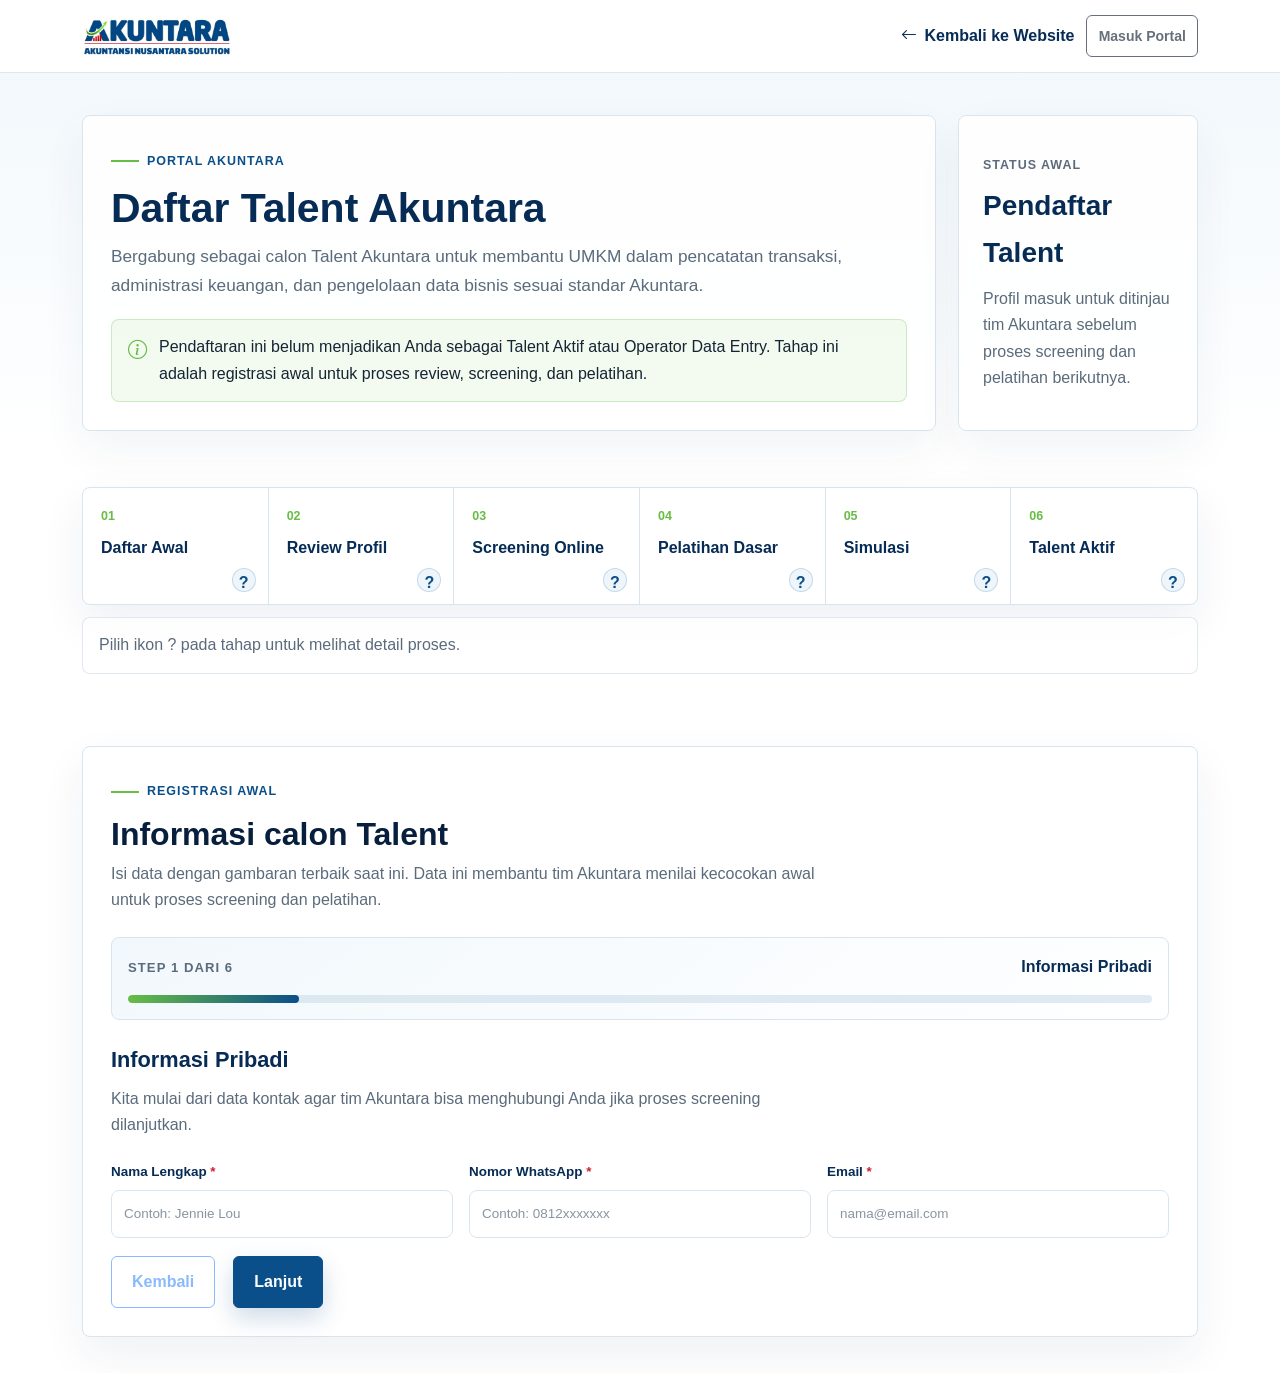
<file: portal/daftar-talent.html>
<!doctype html>
<html lang="id">
<head>
  <meta charset="utf-8">
  <meta name="viewport" content="width=device-width, initial-scale=1">
  <meta name="description" content="Daftar Talent Akuntara untuk proses review, screening, dan pelatihan awal.">
  <title>Daftar Talent | Portal Akuntara</title>
  <link href="https://cdn.jsdelivr.net/npm/bootstrap@5.3.3/dist/css/bootstrap.min.css" rel="stylesheet">
  <link href="../assets/css/styles.css" rel="stylesheet">
</head>
<body class="portal-page page-is-ready">
  <header class="portal-header">
    <div class="container">
      <a class="portal-brand" href="../index.html" aria-label="Akuntara Home">
        <img src="../assets/img/logo-akuntara.jpg" alt="Akuntara">
      </a>
      <nav class="portal-nav" aria-label="Portal navigation">
        <a href="../index.html"><i class="bi bi-arrow-left" aria-hidden="true"></i>Kembali ke Website</a>
        <button class="btn btn-login btn-sm" type="button" disabled>Masuk Portal</button>
      </nav>
    </div>
  </header>

  <main id="main">
    <section class="portal-intro">
      <div class="container">
        <div class="portal-intro-card">
          <span class="eyebrow">Portal Akuntara</span>
          <h1>Daftar Talent Akuntara</h1>
          <p class="lead">Bergabung sebagai calon Talent Akuntara untuk membantu UMKM dalam pencatatan transaksi, administrasi keuangan, dan pengelolaan data bisnis sesuai standar Akuntara.</p>
          <div class="portal-note">
            <i class="bi bi-info-circle" aria-hidden="true"></i>
            <p>Pendaftaran ini belum menjadikan Anda sebagai Talent Aktif atau Operator Data Entry. Tahap ini adalah registrasi awal untuk proses review, screening, dan pelatihan.</p>
          </div>
        </div>
        <aside class="portal-status-card">
          <span>Status awal</span>
          <strong>Pendaftar Talent</strong>
          <p>Profil masuk untuk ditinjau tim Akuntara sebelum proses screening dan pelatihan berikutnya.</p>
        </aside>
      </div>
    </section>

    <section class="portal-section">
      <div class="container">
        <div class="portal-timeline" aria-label="Alur pendaftaran Talent">
          <div><span>01</span><strong>Daftar Awal</strong><button type="button" data-stage-info="Calon talent mengirim informasi profil, pendidikan, kemampuan, dan ketersediaan awal.">?</button></div>
          <div><span>02</span><strong>Review Profil</strong><button type="button" data-stage-info="Tim Akuntara meninjau kecocokan profil dengan jalur Talent Akuntara.">?</button></div>
          <div><span>03</span><strong>Screening Online</strong><button type="button" data-stage-info="Screening awal dapat dilakukan online melalui WhatsApp Call, Google Meet, Zoom, atau channel lain yang disepakati.">?</button></div>
          <div><span>04</span><strong>Pelatihan Dasar</strong><button type="button" data-stage-info="Kandidat dapat diarahkan mengikuti briefing atau pelatihan dasar sesuai kebutuhan.">?</button></div>
          <div><span>05</span><strong>Simulasi</strong><button type="button" data-stage-info="Simulasi dan evaluasi dasar dilakukan untuk melihat ketelitian, pemahaman, dan disiplin proses.">?</button></div>
          <div><span>06</span><strong>Talent Aktif</strong><button type="button" data-stage-info="Talent yang sesuai dapat masuk pool kandidat Operator Data Entry sesuai kebutuhan, kapasitas, dan standar Akuntara.">?</button></div>
        </div>
        <div class="portal-stage-detail" data-stage-detail>Pilih ikon ? pada tahap untuk melihat detail proses.</div>
      </div>
    </section>

    <section class="portal-section portal-form-section">
      <div class="container">
        <div class="portal-layout">
          <form class="portal-form" data-talent-form novalidate>
            <div class="portal-form-head">
              <span class="eyebrow">Registrasi Awal</span>
              <h2>Informasi calon Talent</h2>
              <p>Isi data dengan gambaran terbaik saat ini. Data ini membantu tim Akuntara menilai kecocokan awal untuk proses screening dan pelatihan.</p>
            </div>

            <div class="portal-wizard-progress">
              <div><span data-step-count>Step 1 dari 6</span><strong data-step-title>Informasi Pribadi</strong></div>
              <div class="portal-progress-track"><span data-progress-bar></span></div>
            </div>

            <div class="portal-step is-active" data-step="0">
              <fieldset class="portal-fieldset">
                <legend>Informasi Pribadi</legend>
                <p class="portal-step-copy">Kita mulai dari data kontak agar tim Akuntara bisa menghubungi Anda jika proses screening dilanjutkan.</p>
                <div class="portal-grid-3">
                  <label><span>Nama Lengkap <b>*</b></span><input name="nama" type="text" autocomplete="name" placeholder="Contoh: Jennie Lou" required></label>
                  <label><span>Nomor WhatsApp <b>*</b></span><input name="whatsapp" type="tel" inputmode="tel" autocomplete="tel" placeholder="Contoh: 0812xxxxxxx" pattern="^(\+62|62|0)[0-9\s-]{8,15}$" required></label>
                  <label><span>Email <b>*</b></span><input name="email" type="email" autocomplete="email" placeholder="nama@email.com" required></label>
                </div>
              </fieldset>
            </div>

            <div class="portal-step" data-step="1">
              <fieldset class="portal-fieldset">
                <legend>Kategori &amp; Latar Belakang</legend>
                <p class="portal-step-copy">Talent Akuntara terbuka untuk siswa SMK, mahasiswa, fresh graduate, profesional, dan umum yang ingin belajar serta bekerja dengan standar Akuntara.</p>
                <div class="portal-grid-2">
                  <label><span>Kategori Pendaftar <b>*</b></span>
                    <select name="kategori" required>
                      <option value="">Pilih kategori</option>
                      <option>Siswa SMK</option>
                      <option>Mahasiswa</option>
                      <option>Fresh Graduate</option>
                      <option>Profesional / Karyawan Aktif</option>
                      <option>Umum / Lainnya</option>
                    </select>
                  </label>
                  <label><span>Status Saat Ini <b>*</b></span>
                    <select name="status" required>
                      <option value="">Pilih status</option>
                      <option>Siswa</option>
                      <option>Mahasiswa</option>
                      <option>Fresh Graduate</option>
                      <option>Bekerja</option>
                      <option>Belum Bekerja</option>
                      <option>Lainnya</option>
                    </select>
                  </label>
                  <label><span>Nama Sekolah / Kampus / Instansi <b>*</b></span><input name="instansi" type="text" placeholder="Contoh: SMK Akuntansi Nusantara" required></label>
                  <label><span>Jurusan / Bidang <b>*</b></span><input name="jurusan" type="text" placeholder="Contoh: Akuntansi, Administrasi Bisnis" required></label>
                  <label class="portal-full-row"><span>Kelas / Semester / Posisi Saat Ini</span><input name="posisi" type="text" placeholder="Contoh: Kelas 12, Semester 5, Staff Admin"></label>
                  <label class="portal-full-row"><span>Alamat Domisili</span><textarea name="alamat" rows="3" placeholder="Nama jalan, gedung, nomor, atau patokan utama"></textarea></label>
                  <label><span>Kecamatan</span><input name="kecamatan" type="text" placeholder="Contoh: Kebayoran Baru"></label>
                  <label><span>Kota / Kabupaten <b>*</b></span><input name="kota" type="text" placeholder="Contoh: Jakarta Selatan" required></label>
                  <label><span>Provinsi <b>*</b></span>
                    <select name="provinsi" required>
                      <option value="">Pilih provinsi</option>
                      <option>DKI Jakarta</option>
                      <option>Banten</option>
                      <option>Jawa Barat</option>
                      <option>Jawa Tengah</option>
                      <option>DI Yogyakarta</option>
                      <option>Jawa Timur</option>
                      <option>Bali</option>
                      <option>Sumatera Utara</option>
                      <option>Sumatera Barat</option>
                      <option>Sumatera Selatan</option>
                      <option>Lampung</option>
                      <option>Kalimantan Timur</option>
                      <option>Kalimantan Selatan</option>
                      <option>Sulawesi Selatan</option>
                      <option>Lainnya</option>
                    </select>
                  </label>
                  <label><span>Kode Pos</span><input name="kode_pos" type="text" inputmode="numeric" placeholder="Contoh: 12190" pattern="^[0-9]{5}$"></label>
                </div>
              </fieldset>
            </div>

            <div class="portal-step" data-step="2">
              <fieldset class="portal-fieldset">
                <legend>Perangkat &amp; Koneksi</legend>
                <p class="portal-step-copy">Akses laptop dan internet akan sangat membantu karena pekerjaan Talent dilakukan menggunakan sistem berbasis web.</p>
                <div class="portal-grid-3">
                  <label><span>Akses Laptop / Komputer <b>*</b></span>
                    <select name="laptop" required>
                      <option value="">Pilih akses perangkat</option>
                      <option>Laptop pribadi</option>
                      <option>Laptop keluarga / sharing</option>
                      <option>Laptop sekolah / kampus</option>
                      <option>Laptop kantor</option>
                      <option>Komputer rumah</option>
                      <option>Belum memiliki akses laptop / komputer</option>
                    </select>
                  </label>
                  <label><span>Koneksi Internet <b>*</b></span>
                    <select name="internet" required>
                      <option value="">Pilih kondisi internet</option>
                      <option>Stabil</option>
                      <option>Cukup stabil</option>
                      <option>Terbatas</option>
                      <option>Belum tersedia rutin</option>
                    </select>
                  </label>
                  <label><span>Tempat Utama Mengerjakan Tugas <b>*</b></span>
                    <select name="tempat" required>
                      <option value="">Pilih tempat utama</option>
                      <option>Rumah</option>
                      <option>Sekolah / Kampus</option>
                      <option>Kantor</option>
                      <option>Tempat umum / coworking</option>
                      <option>Fleksibel</option>
                    </select>
                  </label>
                </div>
              </fieldset>
            </div>

            <div class="portal-step" data-step="3">
              <fieldset class="portal-fieldset">
                <legend>Pengalaman &amp; Kemampuan</legend>
                <p class="portal-step-copy">Tidak harus sudah mahir. Yang penting jujur dengan kondisi awal dan siap mengikuti proses pembelajaran.</p>
                <h3 class="portal-mini-title">Pengalaman yang Pernah Dimiliki</h3>
                <div class="portal-check-grid">
                  <label><input name="pengalaman" type="checkbox" value="Pernah melakukan input data">Pernah melakukan input data</label>
                  <label><input name="pengalaman" type="checkbox" value="Pernah menggunakan Excel / Google Sheets">Pernah menggunakan Excel / Google Sheets</label>
                  <label><input name="pengalaman" type="checkbox" value="Pernah belajar akuntansi dasar">Pernah belajar akuntansi dasar</label>
                  <label><input name="pengalaman" type="checkbox" value="Pernah menggunakan software accounting">Pernah menggunakan software accounting</label>
                  <label><input name="pengalaman" type="checkbox" value="Pernah membantu administrasi usaha">Pernah membantu administrasi usaha</label>
                  <label><input name="pengalaman" type="checkbox" value="Pernah membuat laporan keuangan sederhana">Pernah membuat laporan keuangan sederhana</label>
                  <label><input name="pengalaman" type="checkbox" value="Pernah belajar pajak">Pernah belajar pajak</label>
                  <label><input name="pengalaman" type="checkbox" value="Belum ada pengalaman, tetapi bersedia belajar">Belum ada pengalaman, tetapi bersedia belajar</label>
                </div>
                <h3 class="portal-mini-title">Kepercayaan Diri Skill</h3>
                <div class="portal-grid-3">
                  <label><span>Kemampuan Excel / Spreadsheet <b>*</b></span>
                    <select name="excel" required><option value="">Pilih level</option><option>Belum bisa</option><option>Dasar</option><option>Cukup</option><option>Baik</option><option>Mahir</option></select>
                  </label>
                  <label><span>Pemahaman Akuntansi Dasar <b>*</b></span>
                    <select name="akuntansi" required><option value="">Pilih level</option><option>Belum paham</option><option>Dasar</option><option>Cukup</option><option>Baik</option><option>Mahir</option></select>
                  </label>
                  <label><span>Ketelitian Input Data <b>*</b></span>
                    <select name="ketelitian" required><option value="">Pilih level</option><option>Perlu dilatih</option><option>Cukup teliti</option><option>Teliti</option><option>Sangat teliti</option></select>
                  </label>
                </div>
              </fieldset>
            </div>

            <div class="portal-step" data-step="4">
              <fieldset class="portal-fieldset">
                <legend>Minat &amp; Ketersediaan</legend>
                <p class="portal-step-copy">Pilih minat dan ketersediaan sebagai preferensi awal, bukan jadwal kerja tetap.</p>
                <h3 class="portal-mini-title">Minat Utama</h3>
                <div class="portal-check-grid">
                  <label><input name="minat" type="checkbox" value="Data Entry">Data Entry</label>
                  <label><input name="minat" type="checkbox" value="Akuntansi">Akuntansi</label>
                  <label><input name="minat" type="checkbox" value="Administrasi Bisnis">Administrasi Bisnis</label>
                  <label><input name="minat" type="checkbox" value="Pajak">Pajak</label>
                  <label><input name="minat" type="checkbox" value="Laporan Keuangan">Laporan Keuangan</label>
                  <label><input name="minat" type="checkbox" value="Analisis Data">Analisis Data</label>
                  <label><input name="minat" type="checkbox" value="Membantu UMKM">Membantu UMKM</label>
                  <label><input name="minat" type="checkbox" value="Belum yakin, ingin mengenal program dulu">Belum yakin, ingin mengenal program dulu</label>
                </div>
                <div class="portal-grid-3 mt-4">
                  <div>
                    <span class="portal-label">Hari yang tersedia</span>
                    <div class="portal-quick-actions">
                      <button type="button" data-day-action="weekday">Pilih Weekday</button>
                      <button type="button" data-day-action="all">Pilih Semua</button>
                      <button type="button" data-day-action="clear">Kosongkan</button>
                    </div>
                    <div class="portal-check-row">
                      <label><input name="hari" type="checkbox" value="Senin">Senin</label>
                      <label><input name="hari" type="checkbox" value="Selasa">Selasa</label>
                      <label><input name="hari" type="checkbox" value="Rabu">Rabu</label>
                      <label><input name="hari" type="checkbox" value="Kamis">Kamis</label>
                      <label><input name="hari" type="checkbox" value="Jumat">Jumat</label>
                      <label><input name="hari" type="checkbox" value="Sabtu">Sabtu</label>
                      <label><input name="hari" type="checkbox" value="Minggu">Minggu</label>
                    </div>
                  </div>
                  <div>
                    <span class="portal-label">Waktu yang tersedia</span>
                    <div class="portal-quick-actions">
                      <button type="button" data-time-action="all">Pilih Semua</button>
                      <button type="button" data-time-action="clear">Kosongkan</button>
                    </div>
                    <div class="portal-check-row">
                      <label><input name="waktu" type="checkbox" value="09.00 - 12.00">09.00 - 12.00</label>
                      <label><input name="waktu" type="checkbox" value="12.00 - 15.00">12.00 - 15.00</label>
                      <label><input name="waktu" type="checkbox" value="15.00 - 18.00">15.00 - 18.00</label>
                      <label><input name="waktu" type="checkbox" value="18.00 - 20.00">18.00 - 20.00</label>
                    </div>
                  </div>
                  <label><span>Estimasi Waktu per Minggu <b>*</b></span>
                    <select name="waktu_mingguan" required>
                      <option value="">Pilih estimasi</option>
                      <option>&lt; 5 jam</option>
                      <option>5 - 10 jam</option>
                      <option>10 - 20 jam</option>
                      <option>&gt; 20 jam</option>
                      <option>Belum yakin</option>
                    </select>
                  </label>
                </div>
              </fieldset>
            </div>

            <div class="portal-step" data-step="5">
              <fieldset class="portal-fieldset">
                <legend>Komitmen &amp; Preview</legend>
                <p class="portal-step-copy">Baca kembali komitmen dasar sebelum mengirim pendaftaran Talent Akuntara.</p>
                <div class="portal-check-grid">
                  <label><input name="komitmen" type="checkbox" value="Saya bersedia mengikuti proses screening Akuntara" required>Saya bersedia mengikuti proses screening Akuntara</label>
                  <label><input name="komitmen" type="checkbox" value="Saya bersedia mengikuti pelatihan / briefing jika diperlukan" required>Saya bersedia mengikuti pelatihan / briefing jika diperlukan</label>
                  <label><input name="komitmen" type="checkbox" value="Saya bersedia mengikuti SOP dan standar kerja Akuntara" required>Saya bersedia mengikuti SOP dan standar kerja Akuntara</label>
                  <label><input name="komitmen" type="checkbox" value="Saya memahami bahwa pendaftaran ini belum menjamin diterima sebagai Talent Aktif" required>Saya memahami bahwa pendaftaran ini belum menjamin diterima sebagai Talent Aktif</label>
                  <label class="portal-full-row"><input name="komitmen" type="checkbox" value="Saya memahami bahwa penugasan diberikan berdasarkan kebutuhan, kapasitas, ketersediaan, dan hasil evaluasi" required>Saya memahami bahwa penugasan diberikan berdasarkan kebutuhan, kapasitas, ketersediaan, dan hasil evaluasi</label>
                </div>
                <label class="portal-textarea-wrap"><span>Catatan Tambahan</span><textarea name="catatan" rows="4" placeholder="Ceritakan motivasi, pengalaman, atau hal yang ingin Anda sampaikan kepada Tim Akuntara."></textarea></label>
                <div class="portal-preview-doc mt-4" data-preview-doc></div>
                <div class="portal-preview-next">
                  <button class="portal-info-toggle" type="button" data-info-toggle aria-expanded="false">
                    <span>Yang terjadi setelah submit</span>
                    <i class="bi bi-chevron-down" aria-hidden="true"></i>
                  </button>
                  <div class="portal-info-body" data-info-body hidden>
                    <ul>
                      <li>Tim Akuntara meninjau data awal.</li>
                      <li>Tim menghubungi via WhatsApp jika diperlukan.</li>
                      <li>Screening awal dilakukan secara online.</li>
                      <li>Kandidat dapat diarahkan ke pelatihan atau briefing.</li>
                      <li>Simulasi dan evaluasi dilakukan sebelum menjadi Talent Aktif.</li>
                      <li>Penugasan diberikan berdasarkan kebutuhan, kapasitas, ketersediaan, dan kualitas hasil kerja.</li>
                    </ul>
                    <div class="portal-info-note">Pendaftaran ini bukan lowongan kerja tetap dan belum menjamin penugasan langsung.</div>
                  </div>
                </div>
              </fieldset>
            </div>

            <div class="portal-wizard-actions">
              <button class="btn btn-outline-primary btn-lg" type="button" data-prev-step>Kembali</button>
              <button class="btn btn-primary btn-lg" type="button" data-next-step>Lanjut</button>
              <button class="btn btn-primary btn-lg d-none" type="submit" data-submit-step>Kirim Pendaftaran Talent</button>
            </div>

            <div class="portal-success d-none" data-success-state>
              <i class="bi bi-check-circle" aria-hidden="true"></i>
              <div>
                <h3>Terima kasih. Data awal pendaftaran Talent Anda telah diterima.</h3>
                <p>Tim Akuntara akan meninjau profil Anda dan menghubungi Anda melalui WhatsApp jika diperlukan untuk proses screening berikutnya.</p>
                <div class="portal-success-meta">
                  <span>Status: <strong>Pendaftar Talent</strong></span>
                  <span>Next step: <strong>Review Profil oleh Tim Akuntara</strong></span>
                  <span>Estimated response: <strong>Tim akan menghubungi Anda setelah data awal ditinjau.</strong></span>
                </div>
                <a class="btn btn-whatsapp mt-3" href="#" target="_blank" rel="noopener" data-whatsapp-link>Lanjutkan via WhatsApp</a>
              </div>
            </div>
          </form>
        </div>
      </div>
    </section>
  </main>

  <script src="talent.js"></script>
</body>
</html>
</file>
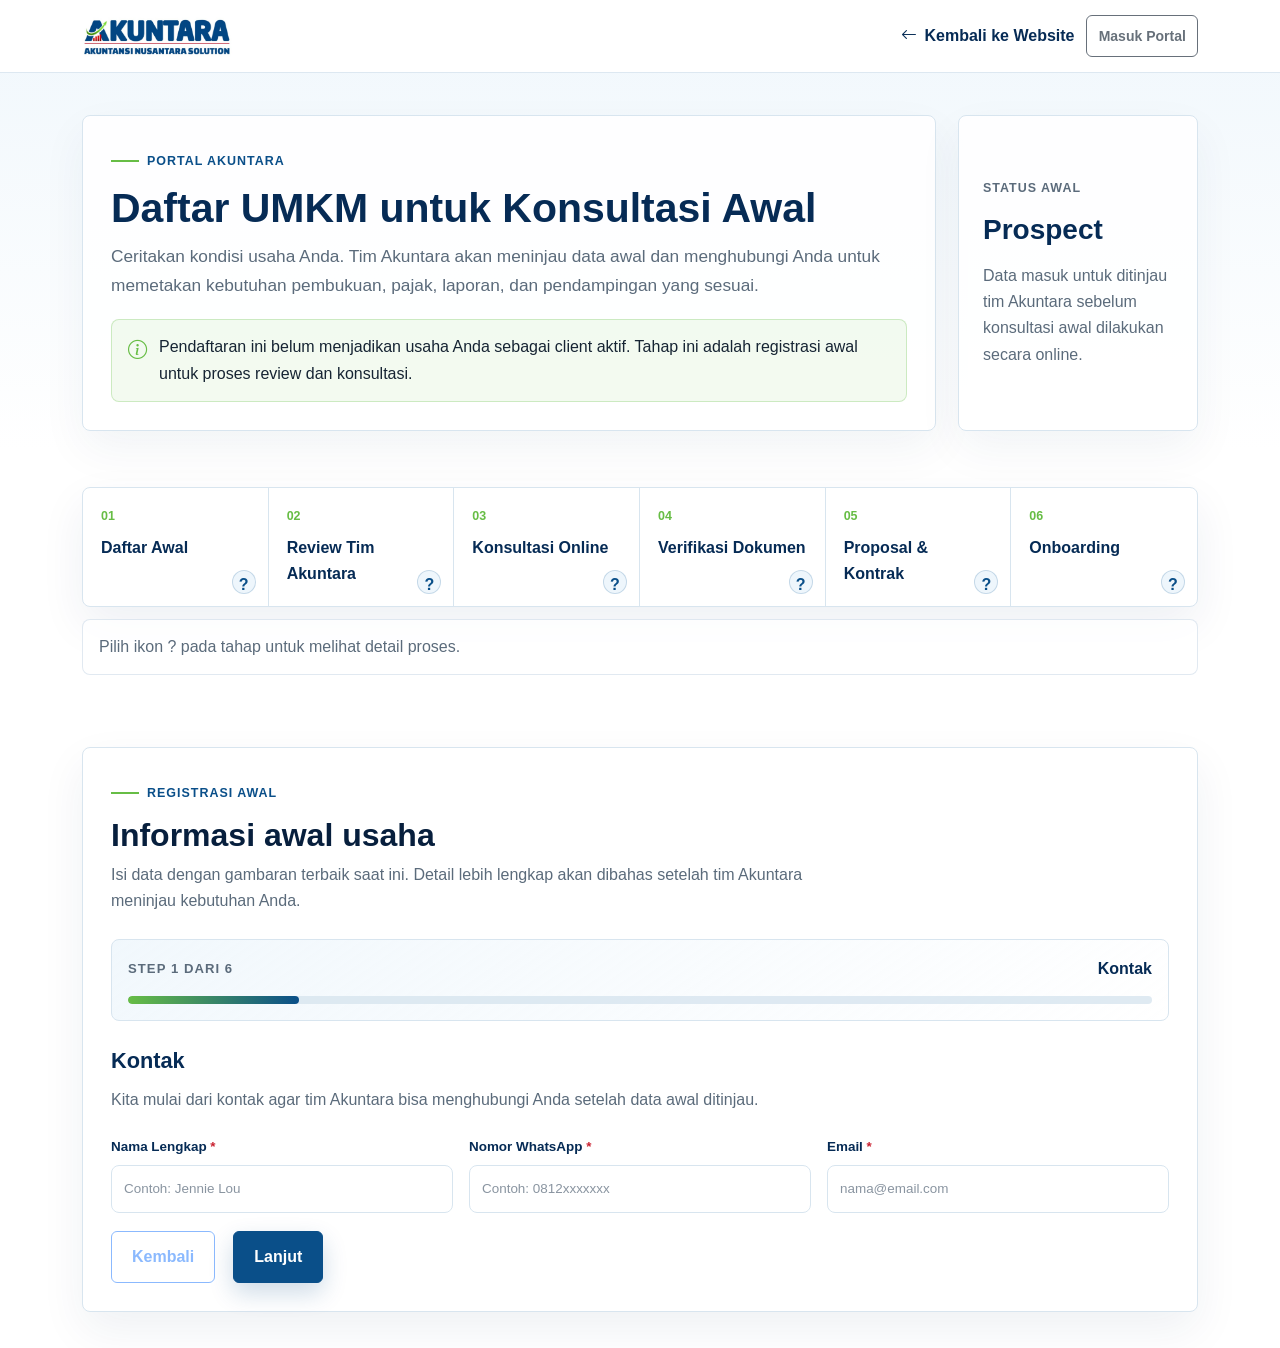
<file: portal/daftar-umkm.html>
<!doctype html>
<html lang="id">
<head>
  <meta charset="utf-8">
  <meta name="viewport" content="width=device-width, initial-scale=1">
  <meta name="description" content="Daftar UMKM untuk konsultasi awal Akuntara dan proses review sebagai prospect.">
  <title>Daftar UMKM | Portal Akuntara</title>
  <link href="https://cdn.jsdelivr.net/npm/bootstrap@5.3.3/dist/css/bootstrap.min.css" rel="stylesheet">
  <link href="../assets/css/styles.css" rel="stylesheet">
</head>
<body class="portal-page page-is-ready">
  <header class="portal-header">
    <div class="container">
      <a class="portal-brand" href="../index.html" aria-label="Akuntara Home">
        <img src="../assets/img/logo-akuntara.jpg" alt="Akuntara">
      </a>
      <nav class="portal-nav" aria-label="Portal navigation">
        <a href="../index.html"><i class="bi bi-arrow-left" aria-hidden="true"></i>Kembali ke Website</a>
        <button class="btn btn-login btn-sm" type="button" disabled>Masuk Portal</button>
      </nav>
    </div>
  </header>

  <main id="main">
    <section class="portal-intro">
      <div class="container">
        <div class="portal-intro-card">
          <span class="eyebrow">Portal Akuntara</span>
          <h1>Daftar UMKM untuk Konsultasi Awal</h1>
          <p class="lead">Ceritakan kondisi usaha Anda. Tim Akuntara akan meninjau data awal dan menghubungi Anda untuk memetakan kebutuhan pembukuan, pajak, laporan, dan pendampingan yang sesuai.</p>
          <div class="portal-note">
            <i class="bi bi-info-circle" aria-hidden="true"></i>
            <p>Pendaftaran ini belum menjadikan usaha Anda sebagai client aktif. Tahap ini adalah registrasi awal untuk proses review dan konsultasi.</p>
          </div>
        </div>
        <aside class="portal-status-card">
          <span>Status awal</span>
          <strong>Prospect</strong>
          <p>Data masuk untuk ditinjau tim Akuntara sebelum konsultasi awal dilakukan secara online.</p>
        </aside>
      </div>
    </section>

    <section class="portal-section">
      <div class="container">
        <div class="portal-timeline" aria-label="Alur pendaftaran UMKM">
          <div><span>01</span><strong>Daftar Awal</strong><button type="button" data-stage-info="UMKM mengirim informasi awal usaha, kontak, dan kebutuhan utama.">?</button></div>
          <div><span>02</span><strong>Review Tim Akuntara</strong><button type="button" data-stage-info="Tim membaca data awal untuk memahami kondisi bisnis dan kecocokan kebutuhan.">?</button></div>
          <div><span>03</span><strong>Konsultasi Online</strong><button type="button" data-stage-info="Konsultasi awal dilakukan secara online melalui channel yang disepakati bersama.">?</button></div>
          <div><span>04</span><strong>Verifikasi Dokumen</strong><button type="button" data-stage-info="Dokumen baru diminta setelah kebutuhan dinilai cocok dan tahap konsultasi awal selesai.">?</button></div>
          <div><span>05</span><strong>Proposal &amp; Kontrak</strong><button type="button" data-stage-info="Akuntara menyiapkan scope layanan, estimasi biaya, dan kontrak setelah kebutuhan jelas.">?</button></div>
          <div><span>06</span><strong>Onboarding</strong><button type="button" data-stage-info="Onboarding dilakukan setelah agreement, bukan otomatis setelah formulir dikirim.">?</button></div>
        </div>
        <div class="portal-stage-detail" data-stage-detail>Pilih ikon ? pada tahap untuk melihat detail proses.</div>
      </div>
    </section>

    <section class="portal-section portal-form-section">
      <div class="container">
        <div class="portal-layout">
          <form class="portal-form" data-portal-form novalidate>
            <div class="portal-form-head">
              <span class="eyebrow">Registrasi Awal</span>
              <h2>Informasi awal usaha</h2>
              <p>Isi data dengan gambaran terbaik saat ini. Detail lebih lengkap akan dibahas setelah tim Akuntara meninjau kebutuhan Anda.</p>
            </div>

            <div class="portal-wizard-progress">
              <div><span data-step-count>Step 1 dari 6</span><strong data-step-title>Kontak</strong></div>
              <div class="portal-progress-track"><span data-progress-bar></span></div>
            </div>

            <div class="portal-step is-active" data-step="0">
              <fieldset class="portal-fieldset">
                <legend>Kontak</legend>
                <p class="portal-step-copy">Kita mulai dari kontak agar tim Akuntara bisa menghubungi Anda setelah data awal ditinjau.</p>
                <div class="portal-grid-3">
                  <label><span>Nama Lengkap <b>*</b></span><input name="nama" type="text" autocomplete="name" placeholder="Contoh: Jennie Lou" required></label>
                  <label><span>Nomor WhatsApp <b>*</b></span><input name="whatsapp" type="tel" inputmode="tel" autocomplete="tel" placeholder="Contoh: 0812xxxxxxx" pattern="^(\+62|62|0)[0-9\s-]{8,15}$" required></label>
                  <label><span>Email <b>*</b></span><input name="email" type="email" autocomplete="email" placeholder="nama@email.com" required></label>
                </div>
              </fieldset>
            </div>

            <div class="portal-step" data-step="1">
              <fieldset class="portal-fieldset">
                <legend>Informasi Usaha</legend>
                <p class="portal-step-copy">Ceritakan usaha Anda secara ringkas. Data ini membantu tim memahami konteks bisnis sebelum konsultasi.</p>
                <div class="portal-grid-2">
                  <label><span>Nama Usaha <b>*</b></span><input name="usaha" type="text" placeholder="Contoh: Kopi Nusantara" required></label>
                  <label><span>Jenis Usaha <b>*</b></span>
                    <select name="jenis_usaha" required data-other-trigger="jenis_usaha_lainnya">
                      <option value="">Pilih jenis usaha</option>
                      <option>Retail / Perdagangan</option>
                      <option>F&amp;B / Kuliner</option>
                      <option>Jasa</option>
                      <option>Distributor</option>
                      <option>Manufaktur Skala Kecil</option>
                      <option>Online Shop / Marketplace</option>
                      <option>Lainnya</option>
                    </select>
                  </label>
                  <label class="portal-other-field d-none" data-other-field="jenis_usaha_lainnya"><span>Jenis usaha lainnya</span><input name="jenis_usaha_lainnya" type="text" placeholder="Tuliskan jenis usaha Anda"></label>
                  <label class="portal-full-row"><span>Alamat Usaha</span><textarea name="alamat" rows="3" placeholder="Nama jalan, gedung, nomor, atau patokan utama"></textarea></label>
                  <label><span>Kecamatan</span><input name="kecamatan" type="text" placeholder="Contoh: Kebayoran Baru"></label>
                  <label><span>Kota / Kabupaten <b>*</b></span><input name="kota" type="text" placeholder="Contoh: Jakarta Selatan" required></label>
                  <label><span>Provinsi <b>*</b></span>
                    <select name="provinsi" required>
                      <option value="">Pilih provinsi</option>
                      <option>DKI Jakarta</option>
                      <option>Banten</option>
                      <option>Jawa Barat</option>
                      <option>Jawa Tengah</option>
                      <option>DI Yogyakarta</option>
                      <option>Jawa Timur</option>
                      <option>Bali</option>
                      <option>Sumatera Utara</option>
                      <option>Sumatera Barat</option>
                      <option>Sumatera Selatan</option>
                      <option>Lampung</option>
                      <option>Kalimantan Timur</option>
                      <option>Kalimantan Selatan</option>
                      <option>Sulawesi Selatan</option>
                      <option>Lainnya</option>
                    </select>
                  </label>
                  <label><span>Kode Pos</span><input name="kode_pos" type="text" inputmode="numeric" placeholder="Contoh: 12190" pattern="^[0-9]{5}$"></label>
                </div>
              </fieldset>
            </div>

            <div class="portal-step" data-step="2">
              <fieldset class="portal-fieldset">
                <legend>Snapshot Bisnis</legend>
                <p class="portal-step-copy">Tidak perlu angka presisi. Pilih range yang paling mendekati kondisi bisnis saat ini.</p>
                <div class="portal-grid-3">
                <label><span>Usaha berjalan sejak <b>*</b></span>
                  <select name="usia_usaha" required>
                    <option value="">Pilih usia usaha</option>
                    <option>&lt; 1 tahun</option>
                    <option>1 - 3 tahun</option>
                    <option>3 - 5 tahun</option>
                    <option>&gt; 5 tahun</option>
                  </select>
                </label>
                <label><span>Omset per bulan <b>*</b></span>
                  <select name="omset" required>
                    <option value="">Pilih range omset</option>
                    <option>&lt; Rp10 juta</option>
                    <option>Rp10 juta - Rp50 juta</option>
                    <option>Rp50 juta - Rp250 juta</option>
                    <option>Rp250 juta - Rp1 miliar</option>
                    <option>&gt; Rp1 miliar</option>
                    <option>Belum ingin menyebutkan</option>
                  </select>
                </label>
                <label><span>Volume transaksi per bulan <b>*</b></span>
                  <select name="volume_transaksi" required>
                    <option value="">Pilih volume transaksi</option>
                    <option>&lt; 50 transaksi</option>
                    <option>50 - 200 transaksi</option>
                    <option>200 - 1.000 transaksi</option>
                    <option>&gt; 1.000 transaksi</option>
                    <option>Belum tahu</option>
                  </select>
                </label>
                </div>
              </fieldset>
            </div>

            <div class="portal-step" data-step="3">
              <fieldset class="portal-fieldset">
                <legend>Kondisi &amp; Kebutuhan</legend>
                <p class="portal-step-copy">Pilih kondisi pencatatan dan kebutuhan yang paling relevan. Boleh pilih lebih dari satu.</p>
                <h3 class="portal-mini-title">Kondisi Pencatatan Saat Ini</h3>
                <div class="portal-check-grid">
                <label><input name="kondisi" type="checkbox" value="Belum ada pencatatan rutin">Belum ada pencatatan rutin</label>
                <label><input name="kondisi" type="checkbox" value="Catatan manual / buku">Catatan manual / buku</label>
                <label><input name="kondisi" type="checkbox" value="Excel / Google Sheets">Excel / Google Sheets</label>
                <label><input name="kondisi" type="checkbox" value="Aplikasi kasir / POS">Aplikasi kasir / POS</label>
                <label><input name="kondisi" type="checkbox" value="Software accounting">Software accounting</label>
                <label><input name="kondisi" type="checkbox" value="Sudah punya laporan keuangan">Sudah punya laporan keuangan</label>
                <label><input name="kondisi" type="checkbox" value="Sudah pernah lapor pajak">Sudah pernah lapor pajak</label>
                </div>
                <label class="portal-textarea-wrap"><span>Kondisi lainnya</span><textarea name="kondisi_lainnya" rows="3" placeholder="Jika ada kondisi pencatatan lain, ceritakan singkat di sini"></textarea></label>
                <h3 class="portal-mini-title">Kebutuhan Utama</h3>
                <div class="portal-check-grid">
                <label><input name="kebutuhan" type="checkbox" value="Pencatatan transaksi">Pencatatan transaksi</label>
                <label><input name="kebutuhan" type="checkbox" value="Laporan keuangan">Laporan keuangan</label>
                <label><input name="kebutuhan" type="checkbox" value="Pajak">Pajak</label>
                <label><input name="kebutuhan" type="checkbox" value="Review kondisi bisnis">Review kondisi bisnis</label>
                <label><input name="kebutuhan" type="checkbox" value="Merapikan data lama">Merapikan data lama</label>
                <label><input name="kebutuhan" type="checkbox" value="Belum yakin, ingin diskusi dulu">Belum yakin, ingin diskusi dulu</label>
                </div>
                <label class="portal-textarea-wrap"><span>Kebutuhan lainnya</span><textarea name="kebutuhan_lainnya" rows="3" placeholder="Ceritakan kebutuhan lain yang belum ada di pilihan"></textarea></label>
              </fieldset>
            </div>

            <div class="portal-step" data-step="4">
              <fieldset class="portal-fieldset">
                <legend>Preferensi &amp; Catatan</legend>
                <p class="portal-step-copy">Ini hanya preferensi waktu, bukan jadwal meeting tetap. Tim akan menghubungi Anda setelah data awal ditinjau.</p>
              <div class="portal-grid-2">
                <div>
                  <span class="portal-label">Hari yang nyaman dihubungi</span>
                  <div class="portal-quick-actions">
                    <button type="button" data-day-action="weekday">Pilih Weekday</button>
                    <button type="button" data-day-action="all">Pilih Semua</button>
                    <button type="button" data-day-action="clear">Kosongkan</button>
                  </div>
                  <div class="portal-check-row portal-day-options">
                    <label><input name="hari" type="checkbox" value="Senin">Senin</label>
                    <label><input name="hari" type="checkbox" value="Selasa">Selasa</label>
                    <label><input name="hari" type="checkbox" value="Rabu">Rabu</label>
                    <label><input name="hari" type="checkbox" value="Kamis">Kamis</label>
                    <label><input name="hari" type="checkbox" value="Jumat">Jumat</label>
                    <label><input name="hari" type="checkbox" value="Sabtu">Sabtu</label>
                  </div>
                </div>
                <div>
                  <span class="portal-label">Jam yang nyaman dihubungi</span>
                  <div class="portal-quick-actions">
                    <button type="button" data-time-action="all">Pilih Semua</button>
                    <button type="button" data-time-action="clear">Kosongkan</button>
                  </div>
                  <div class="portal-check-row">
                    <label><input name="jam" type="checkbox" value="09.00 - 12.00">09.00 - 12.00</label>
                    <label><input name="jam" type="checkbox" value="12.00 - 15.00">12.00 - 15.00</label>
                    <label><input name="jam" type="checkbox" value="15.00 - 18.00">15.00 - 18.00</label>
                    <label><input name="jam" type="checkbox" value="18.00 - 20.00">18.00 - 20.00</label>
                  </div>
                </div>
              </div>
                <div class="portal-textarea-wrap">
                  <label><span>Catatan Tambahan</span><textarea name="catatan" rows="5" placeholder="Ceritakan kendala utama atau hal yang ingin dibahas"></textarea></label>
                </div>
              </fieldset>
            </div>

            <div class="portal-step" data-step="5">
              <fieldset class="portal-fieldset">
                <legend>Preview Pendaftaran</legend>
                <p class="portal-step-copy">Periksa kembali ringkasan data awal sebelum dikirim ke tim Akuntara.</p>
                <div class="portal-preview-doc" data-preview-doc></div>
                <div class="portal-preview-next">
                  <button class="portal-info-toggle" type="button" data-info-toggle aria-expanded="false">
                    <span>Yang terjadi setelah submit</span>
                    <i class="bi bi-chevron-down" aria-hidden="true"></i>
                  </button>
                  <div class="portal-info-body" data-info-body hidden>
                    <ul>
                      <li>Tim Akuntara meninjau data awal.</li>
                      <li>Tim menghubungi via WhatsApp.</li>
                      <li>Konsultasi awal dilakukan online melalui WhatsApp Call, Google Meet, Zoom, atau channel online lain yang disepakati.</li>
                      <li>Verifikasi dokumen dilakukan setelah kebutuhan dinilai cocok.</li>
                      <li>Harga, kontrak, dan onboarding dibahas setelah konsultasi awal.</li>
                    </ul>
                    <div class="portal-info-note">Belum perlu upload dokumen pada tahap ini.</div>
                  </div>
                </div>
              </fieldset>
            </div>

            <div class="portal-wizard-actions">
              <button class="btn btn-outline-primary btn-lg" type="button" data-prev-step>Kembali</button>
              <button class="btn btn-primary btn-lg" type="button" data-next-step>Lanjut</button>
              <button class="btn btn-primary btn-lg d-none" type="submit" data-submit-step>Kirim Pendaftaran Awal</button>
            </div>

            <div class="portal-success d-none" data-success-state>
              <i class="bi bi-check-circle" aria-hidden="true"></i>
              <div>
                <h3>Terima kasih. Data awal usaha Anda telah diterima.</h3>
                <p>Tim Akuntara akan meninjau informasi ini dan menghubungi Anda melalui WhatsApp sesuai preferensi waktu yang dipilih.</p>
                <div class="portal-success-meta">
                  <span>Status: <strong>Prospect</strong></span>
                  <span>Next step: <strong>Review Tim Akuntara</strong></span>
                  <span>Estimated response: <strong>Tim akan menghubungi Anda setelah data awal ditinjau.</strong></span>
                </div>
                <a class="btn btn-whatsapp mt-3" href="#" target="_blank" rel="noopener" data-whatsapp-link>Lanjutkan via WhatsApp</a>
              </div>
            </div>
          </form>
        </div>
      </div>
    </section>
  </main>

  <script src="portal.js"></script>
</body>
</html>
</file>
<file: assets/css/styles.css>
@import url("https://cdn.jsdelivr.net/npm/bootstrap-icons@1.11.3/font/bootstrap-icons.min.css");

:root {
  --ak-navy: #0a4f89;
  --ak-deep: #062b55;
  --ak-ink: #071f3d;
  --ak-soft: #eaf4fb;
  --ak-ice: #f6f9fc;
  --ak-line: #d8e5ef;
  --ak-text: #162433;
  --ak-muted: #5b6b7b;
  --ak-green: #67bd45;
  --ak-white: #ffffff;
  --ak-shadow: 0 18px 45px rgba(8, 47, 95, 0.12);
  --ak-shadow-soft: 0 10px 30px rgba(8, 47, 95, 0.075);
}

* {
  box-sizing: border-box;
}

html {
  scroll-behavior: smooth;
}

body {
  margin: 0;
  color: var(--ak-text);
  font-family: "Inter", "Segoe UI", Arial, sans-serif;
  line-height: 1.65;
  background: var(--ak-white);
  opacity: 0;
  transform: translateY(4px);
  -webkit-font-smoothing: antialiased;
  text-rendering: optimizeLegibility;
}

body.page-is-ready {
  opacity: 1;
  transform: translateY(0);
  transition: opacity 320ms ease-out, transform 320ms ease-out;
}

main {
  position: relative;
  z-index: 1;
  display: flow-root;
  background: var(--ak-white);
}

.container {
  width: min(100% - 32px, 1140px);
  margin-right: auto;
  margin-left: auto;
}

.row {
  display: flex;
  flex-wrap: wrap;
  margin-right: -12px;
  margin-left: -12px;
}

.row > * {
  width: 100%;
  padding-right: 12px;
  padding-left: 12px;
}

.col-6 {
  flex: 0 0 auto;
  width: 50%;
}

.g-3 {
  row-gap: 1rem;
}

.g-4 {
  row-gap: 1.5rem;
}

.g-5 {
  row-gap: 3rem;
}

.d-flex {
  display: flex;
}

.flex-column {
  flex-direction: column;
}

.gap-2 {
  gap: 0.5rem;
}

.gap-3 {
  gap: 1rem;
}

.gap-4 {
  gap: 1.5rem;
}

.align-items-center {
  align-items: center;
}

.justify-content-between {
  justify-content: space-between;
}

.position-relative {
  position: relative;
}

.text-lg-end {
  text-align: left;
}

.w-100 {
  width: 100%;
}

.mb-0 {
  margin-bottom: 0;
}

.mb-2 {
  margin-bottom: 0.5rem;
}

.mb-3 {
  margin-bottom: 1rem;
}

.mb-4 {
  margin-bottom: 1.5rem;
}

.mb-5 {
  margin-bottom: 3rem;
}

.mb-xl-0 {
  margin-bottom: 0;
}

.mt-2 {
  margin-top: 0.5rem;
}

.mt-3 {
  margin-top: 1rem;
}

.mt-4 {
  margin-top: 1.5rem;
}

.mt-5 {
  margin-top: 3rem;
}

.py-3 {
  padding-top: 1rem;
  padding-bottom: 1rem;
}

.py-5 {
  padding-top: 3rem;
  padding-bottom: 3rem;
}

.visually-hidden {
  position: absolute !important;
  width: 1px !important;
  height: 1px !important;
  padding: 0 !important;
  margin: -1px !important;
  overflow: hidden !important;
  clip: rect(0, 0, 0, 0) !important;
  white-space: nowrap !important;
  border: 0 !important;
}

.d-none {
  display: none !important;
}

.alert {
  padding: 1rem;
  border-radius: 6px;
}

.alert-success {
  color: #285b18;
  background: rgba(103, 189, 69, 0.14);
}

.collapse:not(.show) {
  display: none;
}

.navbar-toggler-icon {
  display: inline-block;
  width: 1.5rem;
  height: 1.5rem;
  background:
    linear-gradient(var(--ak-deep), var(--ak-deep)) 0 4px / 100% 2px no-repeat,
    linear-gradient(var(--ak-deep), var(--ak-deep)) 0 11px / 100% 2px no-repeat,
    linear-gradient(var(--ak-deep), var(--ak-deep)) 0 18px / 100% 2px no-repeat;
}

.navbar .container {
  display: flex;
  flex-wrap: wrap;
  align-items: center;
  justify-content: space-between;
}

.navbar-brand {
  display: inline-flex;
  align-items: center;
}

.navbar-collapse {
  flex-basis: 100%;
  flex-grow: 1;
}

.navbar-nav {
  display: flex;
  flex-direction: column;
  gap: 0.1rem;
  padding-left: 0;
  margin-bottom: 0;
  list-style: none;
}

.ms-auto {
  margin-left: auto;
}

.btn {
  display: inline-flex;
  align-items: center;
  justify-content: center;
  min-height: 42px;
  padding: 0.68rem 1.05rem;
  transition: transform 180ms ease, box-shadow 180ms ease, color 180ms ease, background-color 180ms ease, border-color 180ms ease;
}

.btn-lg {
  min-height: 50px;
  padding: 0.82rem 1.25rem;
  font-size: 1rem;
}

.form-label {
  display: inline-block;
  margin-bottom: 0.35rem;
  color: var(--ak-deep);
  font-weight: 700;
}

.form-label b {
  color: #c9202f;
}

.accordion-item {
  border: 1px solid var(--ak-line);
  background: var(--ak-white);
}

.accordion-item + .accordion-item {
  border-top: 0;
}

.accordion-button {
  width: 100%;
  padding: 1rem 1.25rem;
  border: 0;
  text-align: left;
}

.accordion-body {
  padding: 1rem 1.25rem;
}

@media (min-width: 576px) {
  .d-sm-flex {
    display: flex;
  }
}

@media (min-width: 768px) {
  .col-md-4 {
    flex: 0 0 auto;
    width: 33.333333%;
  }

  .col-md-5 {
    flex: 0 0 auto;
    width: 41.666667%;
  }

  .col-md-6 {
    flex: 0 0 auto;
    width: 50%;
  }

  .col-md-7 {
    flex: 0 0 auto;
    width: 58.333333%;
  }

  .flex-md-row {
    flex-direction: row;
  }
}

@media (min-width: 992px) {
  .col-lg {
    flex: 1 0 0%;
  }

  .col-lg-2 {
    flex: 0 0 auto;
    width: 16.666667%;
  }

  .col-lg-3 {
    flex: 0 0 auto;
    width: 25%;
  }

  .col-lg-4 {
    flex: 0 0 auto;
    width: 33.333333%;
  }

  .col-lg-5 {
    flex: 0 0 auto;
    width: 41.666667%;
  }

  .col-lg-7 {
    flex: 0 0 auto;
    width: 58.333333%;
  }

  .col-lg-8 {
    flex: 0 0 auto;
    width: 66.666667%;
  }

  .align-items-lg-center {
    align-items: center;
  }

  .align-items-lg-end {
    align-items: flex-end;
  }

  .flex-lg-row {
    flex-direction: row;
  }

  .flex-lg-column {
    flex-direction: column;
  }

  .justify-content-lg-end {
    justify-content: flex-end;
  }

  .text-lg-end {
    text-align: right;
  }
}

@media (min-width: 1200px) {
  .navbar-expand-xl .navbar-collapse {
    flex-basis: auto;
    display: flex !important;
    align-items: center;
  }

  .navbar-expand-xl .navbar-toggler {
    display: none;
  }

  .navbar-expand-xl .navbar-nav {
    flex-direction: row;
    gap: 0.35rem;
  }

  .align-items-xl-center {
    align-items: center;
  }

  .ms-xl-3 {
    margin-left: 1rem;
  }
}

a {
  color: var(--ak-navy);
  text-decoration: none;
}

a:hover {
  color: var(--ak-deep);
}

.skip-link {
  position: absolute;
  left: -999px;
  top: 12px;
  z-index: 1000;
  padding: 10px 14px;
  color: var(--ak-white);
  background: var(--ak-deep);
}

.skip-link:focus {
  left: 12px;
}

.site-header {
  position: sticky;
  top: 0;
  z-index: 999;
  border-bottom: 1px solid rgba(216, 229, 239, 0.82);
  background: rgba(255, 255, 255, 0.96);
  box-shadow: 0 10px 30px rgba(8, 47, 95, 0.05);
  backdrop-filter: blur(14px);
}

.navbar {
  min-height: 72px;
}

.brand-logo {
  width: 162px;
  max-width: 48vw;
  height: auto;
}

.navbar-nav .nav-link {
  color: #274055;
  position: relative;
  display: inline-flex;
  align-items: center;
  gap: 0.38rem;
  min-height: 42px;
  font-size: 0.89rem;
  font-weight: 700;
  padding: 0.58rem 0.6rem;
  border-radius: 6px;
  line-height: 1;
}

.navbar-nav .nav-link i,
.nav-dropdown a i,
.btn i,
.footer-links a i,
.footer-mini-cta i,
.footer-contact i {
  flex: 0 0 auto;
  font-size: 1rem;
  line-height: 1;
}

.navbar-nav .nav-link i {
  color: rgba(10, 79, 137, 0.72);
}

.navbar-nav .nav-link.active,
.navbar-nav .nav-link:hover {
  color: var(--ak-navy);
}

.navbar-nav .nav-link.active {
  box-shadow: inset 0 -2px 0 var(--ak-green);
}

.navbar-toggler {
  border-color: var(--ak-line);
  border-radius: 6px;
  padding: 0.55rem 0.7rem;
}

.nav-actions {
  display: flex;
  align-items: center;
  gap: 0.55rem;
}

.nav-actions .btn {
  min-height: 40px;
  padding: 0.52rem 0.86rem;
  line-height: 1;
}

.login-menu,
.nav-menu {
  position: relative;
}

.nav-menu-toggle {
  border: 0;
  background: transparent;
  cursor: pointer;
}

.nav-menu-toggle::before {
  display: none;
}

.nav-menu-toggle::after,
.login-menu .btn-login::after {
  display: inline-block;
  width: 7px;
  height: 7px;
  margin-left: 4px;
  border-right: 2px solid currentColor;
  border-bottom: 2px solid currentColor;
  content: "";
  transform: translateY(-2px) rotate(45deg);
}

.nav-dropdown {
  position: absolute;
  top: calc(100% + 10px);
  right: 0;
  z-index: 1000;
  display: none;
  min-width: 178px;
  padding: 8px;
  border: 1px solid var(--ak-line);
  border-radius: 8px;
  background: var(--ak-white);
  box-shadow: 0 18px 42px rgba(8, 47, 95, 0.14);
}

.nav-menu .nav-dropdown {
  right: auto;
  left: 0;
}

.nav-dropdown.show {
  display: grid;
}

.nav-dropdown a {
  display: flex;
  align-items: center;
  gap: 9px;
  padding: 10px 12px;
  border-radius: 6px;
  color: var(--ak-deep);
  font-size: 0.9rem;
  font-weight: 700;
}

.nav-dropdown a:hover,
.nav-dropdown a.active {
  color: var(--ak-navy);
  background: var(--ak-soft);
}

.btn {
  border-radius: 6px;
  font-weight: 700;
  letter-spacing: 0;
  gap: 0.5rem;
}

.btn-primary {
  border-color: var(--ak-navy);
  background: var(--ak-navy);
  box-shadow: 0 10px 24px rgba(11, 77, 134, 0.2);
}

.btn-primary:hover,
.btn-primary:focus {
  border-color: var(--ak-deep);
  background: var(--ak-deep);
  box-shadow: 0 14px 30px rgba(8, 47, 95, 0.24);
  transform: translateY(-1px);
}

.btn-outline-primary {
  color: var(--ak-navy);
  border-color: rgba(11, 77, 134, 0.35);
  background: var(--ak-white);
}

.btn-outline-primary:hover,
.btn-outline-primary:focus {
  color: var(--ak-white);
  border-color: var(--ak-navy);
  background: var(--ak-navy);
  transform: translateY(-1px);
}

.btn-login {
  color: var(--ak-deep);
  border: 1px solid rgba(11, 77, 134, 0.16);
  background: rgba(234, 244, 251, 0.62);
  box-shadow: none;
}

.btn-login:hover,
.btn-login:focus {
  color: var(--ak-navy);
  border-color: rgba(11, 77, 134, 0.32);
  background: var(--ak-white);
  transform: translateY(-1px);
}

.btn-whatsapp {
  color: var(--ak-white);
  border-color: var(--ak-green);
  background: #3aa63b;
  box-shadow: 0 10px 24px rgba(58, 166, 59, 0.18);
}

.btn-whatsapp:hover,
.btn-whatsapp:focus {
  color: var(--ak-white);
  border-color: #2e8f30;
  background: #2e8f30;
  box-shadow: 0 14px 30px rgba(58, 166, 59, 0.24);
  transform: translateY(-1px);
}

.btn-outline-light {
  color: var(--ak-white);
  border-color: rgba(255, 255, 255, 0.72);
}

.btn-outline-light:hover,
.btn-outline-light:focus {
  color: var(--ak-deep);
  background: var(--ak-white);
}

.btn-light {
  color: var(--ak-deep);
}

.btn-sm {
  padding: 0.44rem 0.7rem;
}

.section {
  display: flow-root;
  padding: 92px 0;
}

.section:nth-of-type(even):not(.section-navy):not(.section-muted) {
  background:
    linear-gradient(180deg, rgba(255, 255, 255, 0), rgba(234, 244, 251, 0.22)),
    var(--ak-white);
}

.section-sm {
  padding: 64px 0;
}

.section-muted {
  background:
    linear-gradient(180deg, rgba(255, 255, 255, 0), rgba(234, 244, 251, 0.34)),
    var(--ak-ice);
}

.section-navy {
  color: var(--ak-white);
  background: linear-gradient(135deg, var(--ak-ink), var(--ak-deep) 52%, var(--ak-navy));
}

.section-title {
  position: relative;
  max-width: 760px;
  margin-bottom: 34px;
  padding-bottom: 4px;
}

.eyebrow {
  display: inline-flex;
  align-items: center;
  gap: 8px;
  margin-bottom: 14px;
  color: var(--ak-navy);
  font-size: 0.78rem;
  font-weight: 800;
  letter-spacing: 0.08em;
  text-transform: uppercase;
}

.eyebrow::before {
  width: 28px;
  height: 2px;
  content: "";
  background: var(--ak-green);
}

h1,
h2,
h3,
h4,
h5,
h6 {
  color: var(--ak-ink);
  font-weight: 800;
  letter-spacing: 0;
  line-height: 1.15;
}

.h3 {
  font-size: 1.75rem;
}

.h4 {
  font-size: 1.35rem;
}

.h5 {
  font-size: 1.12rem;
}

.h6 {
  font-size: 1rem;
}

.section-navy h1,
.section-navy h2,
.section-navy h3,
.section-navy h4,
.section-navy .eyebrow {
  color: var(--ak-white);
}

.lead {
  color: var(--ak-muted);
  font-size: 1.08rem;
}

.section-navy .lead,
.section-navy p {
  color: rgba(255, 255, 255, 0.82);
}

.section-problem .card-clean {
  border-top: 3px solid rgba(103, 189, 69, 0.78);
}

.diagnostic-matrix {
  overflow: hidden;
  border: 1px solid var(--ak-line);
  border-radius: 8px;
  background: var(--ak-white);
  box-shadow: 0 18px 46px rgba(8, 47, 95, 0.07);
}

.diagnostic-row {
  display: grid;
  grid-template-columns: 0.95fr 1.1fr 1.05fr;
  border-bottom: 1px solid var(--ak-line);
}

.diagnostic-row:last-child {
  border-bottom: 0;
}

.diagnostic-row.is-head {
  color: var(--ak-white);
  background: linear-gradient(145deg, var(--ak-deep), var(--ak-navy));
}

.diagnostic-cell {
  min-height: 112px;
  padding: 22px 24px;
  border-right: 1px solid var(--ak-line);
}

.diagnostic-row.is-head .diagnostic-cell {
  min-height: auto;
  padding: 16px 24px;
  border-color: rgba(255, 255, 255, 0.14);
  color: rgba(255, 255, 255, 0.82);
  font-size: 0.82rem;
  font-weight: 900;
  letter-spacing: 0.08em;
  text-transform: uppercase;
}

.diagnostic-cell:last-child {
  border-right: 0;
}

.diagnostic-cell strong {
  display: block;
  color: var(--ak-deep);
  font-size: 1.08rem;
}

.diagnostic-cell p {
  margin: 8px 0 0;
  color: var(--ak-muted);
}

.diagnostic-tag {
  display: inline-flex;
  align-items: center;
  gap: 8px;
  padding: 8px 11px;
  border-radius: 999px;
  color: #265f1c;
  font-size: 0.82rem;
  font-weight: 900;
  background: rgba(103, 189, 69, 0.14);
}

.diagnostic-tag::before {
  width: 8px;
  height: 8px;
  border-radius: 50%;
  content: "";
  background: var(--ak-green);
}

.section-split .row.align-items-center {
  align-items: center;
}

.section-split .card-clean {
  min-height: 210px;
}

.section-tech .card-clean {
  min-height: 184px;
  box-shadow: none;
}

.capability-stack {
  overflow: hidden;
  border: 1px solid var(--ak-line);
  border-radius: 8px;
  background: var(--ak-white);
  box-shadow: 0 18px 46px rgba(8, 47, 95, 0.07);
}

.capability-row {
  display: grid;
  grid-template-columns: 160px minmax(0, 1fr);
  gap: 24px;
  padding: 26px 28px;
  border-bottom: 1px solid var(--ak-line);
}

.capability-row:last-child {
  border-bottom: 0;
}

.capability-meta {
  display: grid;
  align-content: start;
  justify-items: start;
  gap: 34px;
}

.capability-row span {
  color: var(--ak-navy);
  font-size: 0.82rem;
  font-weight: 900;
  letter-spacing: 0.08em;
  text-transform: uppercase;
}

.capability-meta i {
  display: grid;
  width: 58px;
  height: 58px;
  place-items: center;
  border: 1px solid rgba(10, 79, 137, 0.14);
  border-radius: 8px;
  color: var(--ak-navy);
  font-size: 1.35rem;
  background:
    linear-gradient(145deg, rgba(234, 244, 251, 0.72), rgba(255, 255, 255, 0.96)),
    var(--ak-white);
  box-shadow: 0 12px 28px rgba(8, 47, 95, 0.06);
}

.capability-row h3 {
  margin-bottom: 8px;
}

.capability-row p {
  margin: 0;
  color: var(--ak-muted);
}

.feature-matrix {
  display: grid;
  grid-template-columns: repeat(2, minmax(0, 1fr));
  overflow: hidden;
  border: 1px solid var(--ak-line);
  border-radius: 8px;
  background: var(--ak-white);
  box-shadow: 0 18px 46px rgba(8, 47, 95, 0.065);
}

.feature-row {
  display: grid;
  grid-template-columns: 56px minmax(0, 1fr);
  grid-template-areas:
    "icon label"
    "icon title"
    ". copy";
  column-gap: 18px;
  align-content: start;
  min-height: 150px;
  padding: 26px 28px;
  border-right: 1px solid var(--ak-line);
  border-bottom: 1px solid var(--ak-line);
}

.feature-row:nth-child(2n) {
  border-right: 0;
}

.feature-row:nth-last-child(-n + 2) {
  border-bottom: 0;
}

.feature-row span {
  grid-area: label;
  display: inline-flex;
  margin-bottom: 14px;
  color: var(--ak-navy);
  font-size: 0.8rem;
  font-weight: 900;
  letter-spacing: 0.08em;
  text-transform: uppercase;
}

.feature-row h3 {
  grid-area: title;
}

.feature-row p {
  grid-area: copy;
  margin-bottom: 0;
  color: var(--ak-muted);
}

.final-cta {
  padding: 74px 0;
  border-top: 1px solid rgba(255, 255, 255, 0.08);
}

.final-cta-inner {
  display: grid;
  grid-template-columns: minmax(0, 1fr) minmax(300px, auto);
  gap: 48px;
  align-items: center;
}

.final-cta-copy {
  max-width: 760px;
}

.final-cta-copy h2 {
  margin-bottom: 14px;
  max-width: 720px;
}

.final-cta-actions {
  display: flex;
  min-width: 320px;
  flex-direction: column;
  align-items: flex-end;
}

.final-cta-actions .btn {
  min-width: 230px;
}

.cta-secondary-link {
  display: flex;
  flex-wrap: nowrap;
  justify-content: flex-end;
  gap: 4px 8px;
  color: rgba(255, 255, 255, 0.72);
  font-size: 0.95rem;
}

.cta-secondary-link a {
  color: var(--ak-white);
  font-weight: 800;
  white-space: nowrap;
  border-bottom: 2px solid var(--ak-green);
}

.cta-secondary-link a:hover {
  color: var(--ak-white);
  border-color: var(--ak-white);
}

.workflow-timeline {
  position: relative;
  display: grid;
  grid-template-columns: repeat(5, minmax(0, 1fr));
  gap: 18px;
}

.workflow-timeline::before {
  position: absolute;
  top: 38px;
  right: 8%;
  left: 8%;
  height: 2px;
  content: "";
  background: linear-gradient(90deg, rgba(103, 189, 69, 0.2), rgba(10, 79, 137, 0.55), rgba(103, 189, 69, 0.2));
}

.workflow-step {
  position: relative;
  min-height: 230px;
  padding: 28px 22px 24px;
  border: 1px solid var(--ak-line);
  border-radius: 8px;
  background: var(--ak-white);
  box-shadow: 0 14px 34px rgba(8, 47, 95, 0.06);
  transition: transform 180ms ease, box-shadow 180ms ease, border-color 180ms ease;
}

.workflow-step span {
  position: relative;
  z-index: 1;
  display: grid;
  width: 50px;
  height: 50px;
  margin-bottom: 24px;
  place-items: center;
  border: 1px solid rgba(10, 79, 137, 0.16);
  border-radius: 50%;
  color: var(--ak-navy);
  font-weight: 900;
  background: var(--ak-soft);
}

.workflow-step h3 {
  font-size: 1.12rem;
}

.workflow-step p {
  margin-bottom: 0;
  color: var(--ak-muted);
  font-size: 0.95rem;
}

.workflow-step:hover {
  border-color: rgba(10, 79, 137, 0.28);
  box-shadow: 0 20px 48px rgba(8, 47, 95, 0.1);
  transform: translateY(-3px);
}

.workflow-step.is-highlight {
  color: var(--ak-white);
  border-color: rgba(10, 79, 137, 0.3);
  background: linear-gradient(145deg, var(--ak-deep), var(--ak-navy));
}

.workflow-step.is-highlight h3,
.workflow-step.is-highlight p {
  color: var(--ak-white);
}

.workflow-step.is-highlight span {
  color: var(--ak-deep);
  border-color: var(--ak-white);
  background: var(--ak-white);
}

.hero {
  position: relative;
  overflow: hidden;
  min-height: clamp(600px, 70vh, 700px);
  padding: 62px 0 54px;
  display: flex;
  align-items: center;
  background:
    radial-gradient(circle at 78% 18%, rgba(10, 79, 137, 0.28), transparent 30%),
    linear-gradient(112deg, rgba(7, 31, 61, 0.99), rgba(6, 43, 85, 0.96) 58%, rgba(13, 69, 121, 0.92)),
    var(--ak-ink);
}

.hero-immersive {
  isolation: isolate;
}

.hero-immersive::before {
  position: absolute;
  inset: 0;
  z-index: -1;
  content: "";
  background:
    linear-gradient(90deg, rgba(7, 31, 61, 0.98) 0%, rgba(7, 31, 61, 0.96) 36%, rgba(7, 31, 61, 0.74) 52%, rgba(7, 31, 61, 0.18) 76%, rgba(7, 31, 61, 0.04) 100%),
    linear-gradient(180deg, rgba(16, 68, 119, 0.16), transparent 42%, rgba(10, 79, 137, 0.18));
}

.hero-image-plane {
  position: absolute;
  top: 34px;
  right: max(-120px, -5vw);
  bottom: 36px;
  z-index: -2;
  width: min(68vw, 1100px);
  overflow: hidden;
  border: 1px solid rgba(255, 255, 255, 0.1);
  border-radius: 0;
  background: rgba(255, 255, 255, 0.08);
  box-shadow: 0 30px 90px rgba(0, 0, 0, 0.2);
  clip-path: ellipse(92% 86% at 78% 52%);
}

.hero-image-plane::before {
  position: absolute;
  inset: 0;
  z-index: 1;
  content: "";
  background:
    linear-gradient(90deg, rgba(7, 31, 61, 0.98) 0%, rgba(7, 31, 61, 0.9) 22%, rgba(7, 31, 61, 0.54) 42%, rgba(7, 31, 61, 0.1) 62%, rgba(7, 31, 61, 0.03) 100%),
    linear-gradient(180deg, rgba(7, 31, 61, 0.58) 0%, rgba(7, 31, 61, 0.34) 24%, rgba(7, 31, 61, 0.08) 52%, rgba(7, 31, 61, 0.24) 100%);
}

.hero-image-plane::after {
  position: absolute;
  inset: 0;
  z-index: 2;
  content: "";
  background:
    radial-gradient(ellipse 84% 112% at -10% 46%, var(--ak-ink) 0%, rgba(7, 31, 61, 0.98) 34%, rgba(7, 31, 61, 0.72) 50%, rgba(7, 31, 61, 0.22) 67%, rgba(7, 31, 61, 0) 82%),
    linear-gradient(180deg, rgba(7, 31, 61, 0.5), transparent 42%, rgba(7, 31, 61, 0.2));
}

.hero-image-plane img {
  display: block;
  width: 100%;
  height: 100%;
  object-fit: cover;
  object-position: 76% center;
}

.hero-visual-spacer {
  min-height: 430px;
}

.hero::after {
  position: absolute;
  right: 0;
  bottom: -1px;
  left: 0;
  height: 70px;
  content: "";
  background: linear-gradient(180deg, transparent, rgba(255, 255, 255, 0.08));
}

.hero h1 {
  color: var(--ak-white);
  max-width: 720px;
  font-size: clamp(2.05rem, 3vw, 3rem);
}

.hero .lead {
  max-width: 680px;
  color: rgba(255, 255, 255, 0.86);
}

.hero .eyebrow {
  color: var(--ak-white);
}

.hero .eyebrow::before {
  background: var(--ak-green);
}

.hero-brand strong {
  color: var(--ak-white);
}

.hero-brand span {
  color: rgba(255, 255, 255, 0.9);
}

.hero-panel {
  position: relative;
  min-height: 360px;
  padding: 22px;
  border: 1px solid rgba(255, 255, 255, 0.18);
  border-radius: 8px;
  background: linear-gradient(180deg, rgba(255, 255, 255, 0.16), rgba(255, 255, 255, 0.07));
  box-shadow: 0 28px 70px rgba(0, 0, 0, 0.2);
}

.dashboard-card {
  border: 1px solid rgba(255, 255, 255, 0.24);
  border-radius: 8px;
  background: rgba(255, 255, 255, 0.96);
  box-shadow: var(--ak-shadow);
}

.dashboard-top {
  display: flex;
  align-items: center;
  justify-content: space-between;
  padding: 16px 18px;
  border-bottom: 1px solid var(--ak-line);
}

.status-pill {
  display: inline-flex;
  align-items: center;
  gap: 6px;
  padding: 7px 10px;
  border-radius: 999px;
  color: #265f1c;
  font-size: 0.78rem;
  font-weight: 800;
  background: rgba(103, 189, 69, 0.14);
}

.status-pill::before {
  width: 8px;
  height: 8px;
  border-radius: 50%;
  content: "";
  background: var(--ak-green);
}

.metric-grid {
  display: grid;
  grid-template-columns: repeat(2, minmax(0, 1fr));
  gap: 14px;
  padding: 18px;
}

.metric-box {
  min-height: 104px;
  padding: 16px;
  border: 1px solid var(--ak-line);
  border-radius: 8px;
  background: var(--ak-white);
}

.metric-box:hover,
.diagnostic-row:not(.is-head) .diagnostic-cell:hover {
  border-color: rgba(10, 79, 137, 0.26);
  background: linear-gradient(180deg, var(--ak-white), rgba(234, 244, 251, 0.45));
}

.metric-box span {
  color: var(--ak-muted);
  font-size: 0.78rem;
  font-weight: 700;
  text-transform: uppercase;
}

.metric-box strong {
  display: block;
  margin-top: 8px;
  color: var(--ak-deep);
  font-size: 1.45rem;
}

.review-chain {
  display: grid;
  grid-template-columns: repeat(4, minmax(0, 1fr));
  gap: 10px;
  padding: 0 18px 18px;
}

.review-step {
  position: relative;
  min-height: 92px;
  padding: 12px;
  border-radius: 8px;
  color: var(--ak-deep);
  background: var(--ak-soft);
}

.review-step::after {
  position: absolute;
  top: 18px;
  right: -8px;
  color: var(--ak-green);
  content: ">";
  font-weight: 900;
}

.review-step:last-child::after {
  display: none;
}

.review-step small {
  display: block;
  color: var(--ak-muted);
  font-weight: 700;
}

.floating-note {
  position: absolute;
  right: 10px;
  bottom: 22px;
  max-width: 250px;
  padding: 14px 16px;
  border: 1px solid rgba(103, 189, 69, 0.28);
  border-radius: 8px;
  background: var(--ak-white);
  box-shadow: var(--ak-shadow);
}

.floating-note strong {
  display: block;
  color: var(--ak-deep);
}

.card-clean {
  position: relative;
  overflow: hidden;
  padding: 28px;
  border: 1px solid var(--ak-line);
  border-radius: 8px;
  background:
    linear-gradient(180deg, rgba(255, 255, 255, 0.98), rgba(248, 252, 255, 0.96)),
    var(--ak-white);
  box-shadow: var(--ak-shadow-soft);
  transition: transform 180ms ease, box-shadow 180ms ease, border-color 180ms ease;
}

.card-clean::before {
  position: absolute;
  top: 0;
  right: 0;
  left: 0;
  width: 38px;
  height: 3px;
  content: "";
  opacity: 1;
  background: var(--ak-green);
  transition: width 180ms ease, background-color 180ms ease;
}

.row > * > .card-clean,
.pricing-card,
.ecosystem-node,
.article-grid .card-clean {
  height: 100%;
}

.card-clean h3,
.card-clean h4 {
  font-size: 1.15rem;
}

.card-clean:hover {
  border-color: rgba(11, 77, 134, 0.24);
  box-shadow: 0 18px 42px rgba(8, 47, 95, 0.08);
  transform: translateY(-1px);
}

.card-clean:hover::before {
  width: 78px;
  background: linear-gradient(90deg, var(--ak-green), rgba(10, 79, 137, 0.72));
}

.visual-icon {
  display: grid;
  width: 40px;
  height: 40px;
  margin-bottom: 14px;
  place-items: center;
  border: 1px solid rgba(10, 79, 137, 0.16);
  border-radius: 8px;
  color: var(--ak-navy);
  font-size: 1.08rem;
  background: rgba(234, 244, 251, 0.42);
  box-shadow: none;
}

.section-navy .visual-icon,
.orbit-node .visual-icon,
.ecosystem-node .visual-icon {
  color: var(--ak-white);
  border-color: rgba(255, 255, 255, 0.16);
  background: rgba(255, 255, 255, 0.1);
  box-shadow: none;
}

.partner-item.is-accent .visual-icon,
.qc-stage.is-active .visual-icon {
  color: var(--ak-deep);
  background: var(--ak-white);
}

.feature-row > .visual-icon {
  grid-area: icon;
  margin-bottom: 0;
}

.feature-row > span {
  display: block;
  width: fit-content;
}

.numbered-step {
  display: flex;
  gap: 16px;
  padding: 22px 0;
  border-bottom: 1px solid var(--ak-line);
}

.numbered-step:last-child {
  border-bottom: 0;
}

.career-note {
  margin-top: 28px;
  margin-left: 60px;
  max-width: 560px;
  padding: 18px 20px;
  border: 1px solid rgba(255, 255, 255, 0.12);
  border-radius: 8px;
  background: linear-gradient(145deg, var(--ak-deep), var(--ak-navy));
  box-shadow: 0 18px 42px rgba(8, 47, 95, 0.12);
}

.career-note strong {
  display: block;
  color: var(--ak-white);
  font-size: 1.08rem;
}

.career-note p {
  max-width: 520px;
  margin: 6px 0 0;
  color: rgba(255, 255, 255, 0.82);
}

.step-number {
  flex: 0 0 auto;
  display: grid;
  width: 44px;
  height: 44px;
  place-items: center;
  border-radius: 50%;
  color: var(--ak-white);
  font-weight: 800;
  background: var(--ak-navy);
}

.ecosystem-map {
  display: grid;
  grid-template-columns: repeat(2, minmax(0, 1fr));
  gap: 16px;
}

.ecosystem-map,
.ecosystem-orbit,
.qc-chain,
.workflow-timeline,
.diagnostic-matrix,
.feature-matrix,
.partner-panel,
.blog-feature,
.pricing-card,
.story-panel {
  position: relative;
}

.ecosystem-node {
  min-height: 148px;
  padding: 22px;
  border: 1px solid rgba(216, 229, 239, 0.72);
  border-radius: 8px;
  background: rgba(255, 255, 255, 0.09);
  transition: transform 180ms ease, border-color 180ms ease, background-color 180ms ease;
}

.ecosystem-node:hover {
  border-color: rgba(103, 189, 69, 0.46);
  background: rgba(255, 255, 255, 0.13);
  transform: translateY(-2px);
}

.ecosystem-node strong {
  display: block;
  margin-bottom: 8px;
  color: var(--ak-white);
  font-size: 1.1rem;
}

.ecosystem-orbit {
  position: relative;
  display: grid;
  grid-template-columns: repeat(2, minmax(0, 1fr));
  grid-template-areas:
    "center center"
    "umkm talent"
    "qc edu";
  gap: 18px;
  align-items: stretch;
  min-height: auto;
  padding: 28px;
  border: 1px solid rgba(255, 255, 255, 0.14);
  border-radius: 8px;
  background: rgba(255, 255, 255, 0.06);
  overflow: hidden;
}

.ecosystem-orbit::before,
.ecosystem-orbit::after {
  display: none;
}

.ecosystem-center {
  position: relative;
  grid-area: center;
  z-index: 2;
  display: grid;
  width: 100%;
  min-height: 118px;
  padding: 22px 28px;
  grid-template-columns: auto minmax(0, 1fr);
  gap: 20px;
  place-items: center start;
  text-align: left;
  border: 1px solid rgba(255, 255, 255, 0.22);
  border-radius: 8px;
  background: var(--ak-white);
  box-shadow: 0 18px 46px rgba(0, 0, 0, 0.16);
  transform: none;
}

.ecosystem-logo {
  display: block;
  width: 152px;
  max-width: 100%;
  height: auto;
  margin-bottom: 0;
}

.ecosystem-center strong {
  color: var(--ak-deep);
  font-size: 1.05rem;
}

.ecosystem-center span {
  color: var(--ak-muted);
  font-size: 0.92rem;
  font-weight: 700;
}

.orbit-node {
  position: relative;
  z-index: 3;
  width: auto;
  min-height: 158px;
  padding: 20px;
  border: 1px solid rgba(255, 255, 255, 0.16);
  border-radius: 8px;
  background: rgba(255, 255, 255, 0.1);
  box-shadow: 0 18px 42px rgba(0, 0, 0, 0.12);
  transition: transform 180ms ease, background-color 180ms ease, border-color 180ms ease;
}

.orbit-node strong {
  display: block;
  color: var(--ak-white);
  font-size: 1.03rem;
}

.orbit-node p {
  margin: 8px 0 0;
  color: rgba(255, 255, 255, 0.78);
  font-size: 0.92rem;
}

.orbit-node:hover {
  border-color: rgba(103, 189, 69, 0.42);
  background: rgba(255, 255, 255, 0.16);
  transform: translateY(-3px);
}

.node-umkm {
  grid-area: umkm;
}

.node-talent {
  grid-area: talent;
}

.node-edu {
  grid-area: edu;
}

.node-qc {
  grid-area: qc;
}

.stats-band {
  margin-top: -32px;
  position: relative;
  z-index: 2;
}

.stats-inner {
  display: grid;
  grid-template-columns: repeat(4, minmax(0, 1fr));
  overflow: hidden;
  border: 1px solid var(--ak-line);
  border-radius: 8px;
  background: var(--ak-white);
  box-shadow: 0 22px 52px rgba(8, 47, 95, 0.13);
}

.stat-item {
  position: relative;
  padding: 24px;
  border-right: 1px solid var(--ak-line);
}

.stat-item::before {
  display: block;
  width: 28px;
  height: 3px;
  margin-bottom: 14px;
  border-radius: 999px;
  content: "";
  background: linear-gradient(90deg, var(--ak-green), rgba(10, 79, 137, 0.44));
}

.stat-item:last-child {
  border-right: 0;
}

.stat-item strong {
  display: block;
  color: var(--ak-deep);
  font-size: 1.8rem;
}

.stat-item span {
  color: var(--ak-muted);
  font-size: 0.92rem;
}

.logo-strip {
  display: grid;
  grid-template-columns: repeat(5, minmax(0, 1fr));
  gap: 14px;
}

.logo-placeholder {
  display: grid;
  min-height: 96px;
  place-items: center;
  border: 1px solid var(--ak-line);
  border-radius: 8px;
  color: var(--ak-deep);
  font-weight: 800;
  background:
    linear-gradient(135deg, rgba(234, 244, 251, 0.72), rgba(255, 255, 255, 0.96)),
    var(--ak-white);
  text-align: center;
  transition: border-color 180ms ease, background-color 180ms ease;
}

.logo-placeholder:hover {
  border-color: rgba(11, 77, 134, 0.36);
  background: var(--ak-soft);
}

.summary-table {
  overflow: hidden;
  border: 1px solid var(--ak-line);
  border-radius: 8px;
  background: var(--ak-white);
  box-shadow: 0 18px 46px rgba(8, 47, 95, 0.065);
}

.summary-row {
  display: grid;
  grid-template-columns: minmax(210px, 0.72fr) minmax(0, 1fr) minmax(180px, 0.56fr);
  border-bottom: 1px solid var(--ak-line);
}

.summary-row:last-child {
  border-bottom: 0;
}

.summary-row.is-head {
  color: var(--ak-white);
  background: linear-gradient(145deg, var(--ak-deep), var(--ak-navy));
}

.summary-cell {
  min-height: 92px;
  padding: 20px 22px;
  border-right: 1px solid var(--ak-line);
}

.summary-cell:last-child {
  border-right: 0;
}

.summary-row.is-head .summary-cell {
  min-height: auto;
  padding: 15px 22px;
  border-color: rgba(255, 255, 255, 0.14);
  color: rgba(255, 255, 255, 0.82);
  font-size: 0.8rem;
  font-weight: 900;
  letter-spacing: 0.08em;
  text-transform: uppercase;
}

.summary-cell strong {
  display: block;
  color: var(--ak-deep);
  font-size: 1.04rem;
}

.summary-cell p {
  margin: 6px 0 0;
  color: var(--ak-muted);
}

.summary-tag {
  display: inline-flex;
  align-items: center;
  padding: 7px 10px;
  border-radius: 999px;
  color: #265f1c;
  font-size: 0.8rem;
  font-weight: 900;
  background: rgba(103, 189, 69, 0.14);
}

.context-switcher {
  display: grid;
  grid-template-columns: minmax(220px, 0.42fr) minmax(0, 1fr);
  gap: 22px;
  align-items: stretch;
}

.switcher-list {
  display: grid;
  gap: 10px;
}

.switcher-tab {
  display: flex;
  width: 100%;
  align-items: center;
  justify-content: space-between;
  gap: 14px;
  padding: 16px 18px;
  border: 1px solid var(--ak-line);
  border-radius: 8px;
  color: var(--ak-deep);
  font-weight: 900;
  text-align: left;
  background: var(--ak-white);
  transition: border-color 180ms ease, background-color 180ms ease, color 180ms ease;
}

.switcher-tab::after {
  color: var(--ak-green);
  content: ">";
}

.switcher-tab.is-active,
.switcher-tab:hover {
  color: var(--ak-white);
  border-color: rgba(10, 79, 137, 0.32);
  background: linear-gradient(145deg, var(--ak-deep), var(--ak-navy));
}

.switcher-panel {
  display: none;
  min-height: 100%;
  padding: 32px;
  border: 1px solid var(--ak-line);
  border-radius: 8px;
  background:
    linear-gradient(145deg, rgba(234, 244, 251, 0.62), rgba(255, 255, 255, 0.96)),
    var(--ak-white);
  box-shadow: 0 18px 46px rgba(8, 47, 95, 0.075);
}

.switcher-panel.is-active {
  display: grid;
  align-content: center;
  animation: akPanelIn 220ms ease-out both;
}

.switcher-panel h3 {
  margin-bottom: 10px;
}

.switcher-panel p {
  color: var(--ak-muted);
}

.switcher-visual {
  display: grid;
  min-height: 170px;
  margin-top: 22px;
  margin-right: 0;
  margin-bottom: 0;
  margin-left: 0;
  place-items: center;
  border: 1px solid rgba(10, 79, 137, 0.1);
  border-radius: 8px;
  background:
    linear-gradient(135deg, rgba(255, 255, 255, 0.76), rgba(234, 244, 251, 0.5)),
    var(--ak-white);
}

.switcher-visual img {
  display: block;
  width: 100%;
  height: 100%;
  min-height: inherit;
  object-fit: cover;
  object-position: center;
}

.section-tech .switcher-visual {
  display: block;
  overflow: hidden;
  width: min(100%, 760px);
  min-height: 0;
  aspect-ratio: 1672 / 941;
  place-items: initial;
}

.section-tech .switcher-visual img {
  height: 100%;
  min-height: 0;
  object-fit: contain;
}

.talent-development-section .switcher-visual {
  display: block;
  overflow: hidden;
  width: min(100%, 760px);
  min-height: 0;
  aspect-ratio: 16 / 9;
  place-items: initial;
}

.talent-development-section .switcher-visual img {
  display: block;
  width: 100%;
  height: 100%;
  min-height: 0;
  object-fit: contain;
  object-position: center;
}

.partner-network-switcher .switcher-visual {
  display: block;
  overflow: hidden;
  width: min(100%, 520px);
  min-height: 0;
  aspect-ratio: 1 / 1;
  place-items: initial;
}

.partner-network-switcher .switcher-visual img {
  display: block;
  width: 100%;
  height: 100%;
  min-height: 0;
  object-fit: cover;
  object-position: center;
}

.portal-page {
  background: var(--ak-ice);
}

.portal-header {
  position: sticky;
  top: 0;
  z-index: 20;
  border-bottom: 1px solid rgba(216, 229, 239, 0.86);
  background: rgba(255, 255, 255, 0.94);
  backdrop-filter: blur(14px);
}

.portal-header .container {
  display: flex;
  min-height: 72px;
  align-items: center;
  justify-content: space-between;
  gap: 18px;
}

.portal-brand img {
  display: block;
  width: 154px;
  height: auto;
}

.portal-nav {
  display: flex;
  align-items: center;
  gap: 12px;
}

.portal-nav a {
  display: inline-flex;
  align-items: center;
  gap: 8px;
  color: var(--ak-deep);
  font-weight: 800;
}

.portal-intro {
  padding: 42px 0 20px;
  background:
    linear-gradient(180deg, rgba(234, 244, 251, 0.6), rgba(255, 255, 255, 0));
}

.portal-intro .container {
  display: grid;
  grid-template-columns: minmax(0, 1fr) minmax(240px, 0.28fr);
  gap: 22px;
  align-items: stretch;
}

.portal-intro-card,
.portal-status-card {
  border: 1px solid var(--ak-line);
  border-radius: 8px;
  background: rgba(255, 255, 255, 0.88);
  box-shadow: 0 18px 46px rgba(8, 47, 95, 0.055);
}

.portal-intro-card {
  padding: 28px;
}

.portal-intro h1 {
  max-width: 760px;
  margin-bottom: 10px;
  color: var(--ak-deep);
  font-size: clamp(2rem, 3.2vw, 3.05rem);
}

.portal-intro .lead {
  max-width: 840px;
  color: var(--ak-muted);
}

.portal-note {
  display: flex;
  max-width: 820px;
  gap: 12px;
  margin-top: 20px;
  padding: 14px 16px;
  border: 1px solid rgba(103, 189, 69, 0.28);
  border-radius: 8px;
  background: rgba(103, 189, 69, 0.08);
}

.portal-note i {
  color: var(--ak-green);
  font-size: 1.2rem;
}

.portal-note p {
  margin: 0;
  color: var(--ak-text);
}

.portal-status-card {
  padding: 24px;
  display: grid;
  align-content: center;
}

.portal-status-card span {
  color: var(--ak-muted);
  font-size: 0.78rem;
  font-weight: 900;
  letter-spacing: 0.08em;
  text-transform: uppercase;
}

.portal-status-card strong {
  display: block;
  margin-top: 8px;
  color: var(--ak-deep);
  font-size: 1.75rem;
}

.portal-status-card p {
  margin: 10px 0 0;
  color: var(--ak-muted);
}

.portal-section {
  padding: 36px 0;
}

.portal-timeline {
  display: grid;
  grid-template-columns: repeat(6, minmax(0, 1fr));
  overflow: hidden;
  border: 1px solid var(--ak-line);
  border-radius: 8px;
  background: var(--ak-white);
  box-shadow: 0 18px 46px rgba(8, 47, 95, 0.07);
}

.portal-timeline div {
  position: relative;
  min-height: 116px;
  padding: 18px;
  border-right: 1px solid var(--ak-line);
}

.portal-timeline div:last-child {
  border-right: 0;
}

.portal-timeline span {
  display: block;
  color: var(--ak-green);
  font-size: 0.78rem;
  font-weight: 900;
}

.portal-timeline strong {
  display: block;
  margin-top: 8px;
  color: var(--ak-deep);
}

.portal-timeline button {
  position: absolute;
  right: 12px;
  bottom: 12px;
  display: grid;
  width: 24px;
  height: 24px;
  place-items: center;
  border: 1px solid rgba(10, 79, 137, 0.18);
  border-radius: 50%;
  color: var(--ak-navy);
  font-weight: 900;
  background: rgba(234, 244, 251, 0.78);
}

.portal-timeline button.is-active,
.portal-timeline button:hover {
  color: var(--ak-white);
  background: var(--ak-navy);
}

.portal-stage-detail {
  margin-top: 12px;
  padding: 14px 16px;
  border: 1px solid rgba(10, 79, 137, 0.12);
  border-radius: 8px;
  color: var(--ak-muted);
  background: rgba(255, 255, 255, 0.76);
}

.portal-stage-detail.is-active {
  color: var(--ak-deep);
  background: var(--ak-white);
}

.portal-layout {
  display: grid;
  grid-template-columns: 1fr;
  gap: 0;
  align-items: start;
}

.portal-form,
.portal-info-card {
  border: 1px solid var(--ak-line);
  border-radius: 8px;
  background: var(--ak-white);
  box-shadow: 0 18px 46px rgba(8, 47, 95, 0.065);
}

.portal-form {
  padding: 28px;
}

.portal-form-head {
  margin-bottom: 24px;
}

.portal-form-head h2 {
  margin-bottom: 8px;
}

.portal-form-head p {
  max-width: 720px;
  margin: 0;
  color: var(--ak-muted);
}

.portal-wizard-progress {
  display: grid;
  gap: 14px;
  margin-bottom: 22px;
  padding: 16px;
  border: 1px solid var(--ak-line);
  border-radius: 8px;
  background:
    linear-gradient(145deg, rgba(234, 244, 251, 0.66), rgba(255, 255, 255, 0.96)),
    var(--ak-white);
}

.portal-wizard-progress > div:first-child {
  display: flex;
  align-items: center;
  justify-content: space-between;
  gap: 16px;
}

.portal-wizard-progress span {
  color: var(--ak-muted);
  font-size: 0.82rem;
  font-weight: 900;
  letter-spacing: 0.08em;
  text-transform: uppercase;
}

.portal-wizard-progress strong {
  color: var(--ak-deep);
}

.portal-progress-track {
  overflow: hidden;
  height: 8px;
  border-radius: 999px;
  background: rgba(216, 229, 239, 0.8);
}

.portal-progress-track span {
  display: block;
  width: 20%;
  height: 100%;
  border-radius: inherit;
  background: linear-gradient(90deg, var(--ak-green), var(--ak-navy));
  transition: width 220ms ease;
}

.portal-step {
  display: none;
}

.portal-step.is-active {
  display: block;
  animation: akPanelIn 220ms ease-out both;
}

.portal-fieldset {
  margin: 0;
  padding: 0;
  border: 0;
  background: transparent;
}

.portal-fieldset legend {
  float: none;
  width: auto;
  margin: 0 0 8px;
  color: var(--ak-deep);
  font-size: clamp(1.18rem, 1.7vw, 1.45rem);
  font-weight: 900;
}

.portal-step-copy {
  max-width: 680px;
  margin: 0 0 22px;
  color: var(--ak-muted);
}

.portal-mini-title {
  margin: 24px 0 12px;
  color: var(--ak-deep);
  font-size: 1rem;
}

.portal-textarea-wrap {
  margin-top: 20px;
}

.portal-grid-2,
.portal-grid-3,
.portal-check-grid {
  display: grid;
  gap: 16px;
}

.portal-grid-2 {
  grid-template-columns: repeat(2, minmax(0, 1fr));
}

.portal-grid-3 {
  grid-template-columns: repeat(3, minmax(0, 1fr));
}

.portal-full-row {
  grid-column: 1 / -1;
}

.portal-form label,
.portal-label {
  display: grid;
  gap: 7px;
  color: var(--ak-deep);
  font-size: 0.84rem;
  font-weight: 700;
}

.portal-form label span {
  display: inline-block;
}

.portal-form label b {
  color: #c9202f;
  font-weight: 900;
}

.portal-form small {
  color: var(--ak-muted);
  font-size: 0.78rem;
  font-weight: 500;
}

.portal-form input:not([type="checkbox"]),
.portal-form select,
.portal-form textarea {
  width: 100%;
  min-height: 48px;
  padding: 10px 12px;
  border: 1px solid var(--ak-line);
  border-radius: 8px;
  color: var(--ak-text);
  background: var(--ak-white);
  font: inherit;
  font-weight: 400;
}

.portal-form input::placeholder,
.portal-form textarea::placeholder {
  color: rgba(91, 107, 123, 0.72);
  font-weight: 400;
}

.portal-form input:focus,
.portal-form select:focus,
.portal-form textarea:focus {
  border-color: rgba(10, 79, 137, 0.48);
  outline: 0;
  box-shadow: 0 0 0 4px rgba(10, 79, 137, 0.08);
}

.portal-form textarea {
  min-height: 112px;
  resize: vertical;
}

.portal-check-grid {
  grid-template-columns: repeat(2, minmax(0, 1fr));
}

.portal-check-grid label,
.portal-check-row label {
  display: flex;
  align-items: flex-start;
  gap: 10px;
  padding: 12px;
  border: 1px solid var(--ak-line);
  border-radius: 8px;
  color: var(--ak-text);
  font-weight: 700;
  background: rgba(246, 249, 252, 0.72);
}

.portal-check-row {
  display: flex;
  flex-wrap: wrap;
  gap: 10px;
  margin-top: 8px;
}

.portal-other-field {
  align-self: end;
}

.portal-quick-actions {
  display: flex;
  flex-wrap: wrap;
  gap: 8px;
  margin-top: 8px;
}

.portal-quick-actions button {
  padding: 7px 10px;
  border: 1px solid rgba(10, 79, 137, 0.16);
  border-radius: 999px;
  color: var(--ak-navy);
  font-size: 0.78rem;
  font-weight: 800;
  background: var(--ak-white);
}

.portal-quick-actions button:hover {
  color: var(--ak-white);
  background: var(--ak-navy);
}

.portal-day-options {
  margin-top: 12px;
}

.portal-wizard-actions {
  display: flex;
  align-items: center;
  justify-content: flex-start;
  gap: 18px;
  margin-top: 18px;
}

.portal-wizard-actions p {
  margin: 0 0 0 auto;
  color: var(--ak-muted);
}

.portal-wizard-actions [data-prev-step]:disabled {
  opacity: 0.48;
  pointer-events: none;
}

.portal-preview-doc {
  overflow: hidden;
  border: 1px solid var(--ak-line);
  border-radius: 8px;
  background: var(--ak-white);
}

.portal-preview-next {
  overflow: hidden;
  margin-top: 18px;
  border: 1px solid rgba(10, 79, 137, 0.13);
  border-radius: 8px;
  background:
    linear-gradient(145deg, rgba(234, 244, 251, 0.7), rgba(255, 255, 255, 0.96)),
    var(--ak-white);
}

.portal-preview-head {
  display: grid;
  gap: 5px;
  padding: 18px 20px;
  color: var(--ak-white);
  background: linear-gradient(145deg, var(--ak-deep), var(--ak-navy));
}

.portal-preview-head span {
  color: rgba(255, 255, 255, 0.72);
  font-size: 0.78rem;
  font-weight: 900;
  letter-spacing: 0.08em;
  text-transform: uppercase;
}

.portal-preview-head strong {
  color: var(--ak-white);
  font-size: 1.15rem;
}

.portal-preview-grid {
  display: grid;
  grid-template-columns: repeat(2, minmax(0, 1fr));
}

.portal-preview-grid div {
  min-height: 82px;
  padding: 16px 18px;
  border-right: 1px solid var(--ak-line);
  border-bottom: 1px solid var(--ak-line);
}

.portal-preview-grid div:nth-child(2n) {
  border-right: 0;
}

.portal-preview-grid span {
  display: block;
  color: var(--ak-muted);
  font-size: 0.78rem;
  font-weight: 800;
  text-transform: uppercase;
}

.portal-preview-grid strong {
  display: block;
  margin-top: 5px;
  color: var(--ak-deep);
  font-size: 0.96rem;
  font-weight: 650;
}

.portal-success {
  display: flex;
  gap: 16px;
  margin-top: 24px;
  padding: 20px;
  border: 1px solid rgba(103, 189, 69, 0.38);
  border-radius: 8px;
  background: rgba(103, 189, 69, 0.09);
}

.portal-success > i {
  color: #2f7c22;
  font-size: 1.5rem;
}

.portal-success h3 {
  margin-bottom: 6px;
  font-size: 1.2rem;
}

.portal-success-meta {
  display: grid;
  gap: 7px;
  color: var(--ak-muted);
}

.portal-success-meta strong {
  color: var(--ak-deep);
}

.portal-aside {
  display: grid;
  gap: 18px;
  position: sticky;
  top: 96px;
}

.portal-info-card {
  padding: 22px;
}

.portal-collapsible {
  padding: 0;
  overflow: hidden;
}

.portal-info-toggle {
  display: flex;
  width: 100%;
  align-items: center;
  justify-content: space-between;
  gap: 16px;
  padding: 18px 20px;
  border: 0;
  color: var(--ak-deep);
  font-weight: 900;
  text-align: left;
  background: var(--ak-white);
}

.portal-info-toggle i {
  color: var(--ak-green);
  transition: transform 180ms ease;
}

.portal-info-toggle[aria-expanded="true"] i {
  transform: rotate(180deg);
}

.portal-info-body {
  padding: 0 20px 20px;
}

.portal-info-card ul {
  display: grid;
  gap: 12px;
  margin: 18px 0 0;
  padding-left: 18px;
}

.portal-info-card li,
.portal-info-card p {
  color: var(--ak-muted);
}

.portal-info-card.is-soft {
  background:
    linear-gradient(145deg, rgba(234, 244, 251, 0.74), rgba(255, 255, 255, 0.96)),
    var(--ak-white);
}

.portal-info-note {
  margin-top: 18px;
  padding: 12px 14px;
  border-radius: 8px;
  color: #265f1c;
  font-weight: 900;
  background: rgba(103, 189, 69, 0.14);
}

.switcher-visual i {
  color: var(--ak-navy);
  font-size: 2.2rem;
}

.partner-panel {
  display: grid;
  grid-template-columns: minmax(280px, 0.78fr) minmax(0, 1.22fr);
  gap: 40px;
  align-items: start;
  padding: 34px;
  border: 1px solid var(--ak-line);
  border-radius: 8px;
  background:
    linear-gradient(135deg, rgba(234, 244, 251, 0.68), rgba(255, 255, 255, 0.96)),
    var(--ak-white);
  box-shadow: 0 18px 44px rgba(8, 47, 95, 0.07);
}

.partner-copy h2 {
  max-width: 520px;
  font-size: clamp(1.85rem, 2.6vw, 2.45rem);
}

.partner-copy .lead {
  max-width: 480px;
}

.partner-grid {
  display: grid;
  grid-template-columns: repeat(2, minmax(0, 1fr));
  gap: 14px;
}

.partner-item {
  min-height: 160px;
  padding: 18px;
  border: 1px solid rgba(216, 229, 239, 0.9);
  border-radius: 8px;
  background: var(--ak-white);
  transition: transform 180ms ease, box-shadow 180ms ease, border-color 180ms ease, background-color 180ms ease;
}

.partner-item span {
  display: block;
  margin-bottom: 12px;
  color: var(--ak-navy);
  font-size: 0.76rem;
  font-weight: 900;
  letter-spacing: 0.08em;
  text-transform: uppercase;
}

.partner-item strong {
  display: block;
  color: var(--ak-ink);
  font-size: 1rem;
  line-height: 1.25;
}

.partner-item p {
  margin: 10px 0 0;
  color: var(--ak-muted);
  font-size: 0.92rem;
}

.partner-item:hover {
  border-color: rgba(103, 189, 69, 0.46);
  box-shadow: 0 18px 42px rgba(8, 47, 95, 0.09);
  transform: translateY(-2px);
}

.partner-item.is-accent {
  color: var(--ak-white);
  background: linear-gradient(145deg, var(--ak-deep), var(--ak-navy));
}

.partner-item.is-accent span,
.partner-item.is-accent strong {
  color: var(--ak-white);
}

.partner-item.is-accent p {
  color: rgba(255, 255, 255, 0.8);
}

.partner-item.is-accent:hover {
  border-color: rgba(103, 189, 69, 0.54);
  background: linear-gradient(145deg, var(--ak-deep), #0b5c96);
}

.media-strip {
  display: grid;
  grid-template-columns: repeat(3, minmax(0, 1fr));
  gap: 16px;
  margin-bottom: 32px;
}

.media-placeholder {
  position: relative;
  overflow: hidden;
  display: grid;
  grid-template-columns: 58px minmax(0, 1fr);
  grid-template-rows: 130px auto auto;
  grid-template-areas:
    "visual visual"
    "icon title"
    ". copy";
  column-gap: 18px;
  row-gap: 12px;
  min-height: 260px;
  align-content: start;
  padding: 28px;
  border: 1px solid rgba(216, 229, 239, 0.9);
  border-radius: 8px;
  background:
    linear-gradient(145deg, rgba(234, 244, 251, 0.6), rgba(255, 255, 255, 0.92)),
    var(--ak-white);
  box-shadow: 0 16px 38px rgba(8, 47, 95, 0.07);
}

.media-placeholder::before {
  grid-area: visual;
  position: relative;
  inset: auto;
  width: 100%;
  height: 100%;
  border: 1px solid rgba(10, 79, 137, 0.1);
  border-radius: 8px;
  content: "";
  background:
    linear-gradient(135deg, rgba(255, 255, 255, 0.76), rgba(234, 244, 251, 0.42)),
    repeating-linear-gradient(90deg, transparent 0 38px, rgba(10, 79, 137, 0.05) 38px 39px);
}

.media-placeholder::after {
  display: none;
}

.media-placeholder i {
  grid-area: icon;
  position: relative;
  inset: auto;
  z-index: 1;
  display: grid;
  width: 48px;
  height: 48px;
  margin-bottom: 0;
  place-items: center;
  border: 1px solid rgba(10, 79, 137, 0.14);
  border-radius: 8px;
  color: var(--ak-navy);
  font-size: 1.22rem;
  background: var(--ak-white);
}

.media-placeholder-large {
  min-height: 320px;
}

.image-placeholder {
  position: relative;
  overflow: hidden;
  min-height: 360px;
  border: 1px solid rgba(216, 229, 239, 0.72);
  border-radius: 8px;
  color: var(--ak-deep);
  background:
    linear-gradient(145deg, rgba(234, 244, 251, 0.86), rgba(255, 255, 255, 0.92)),
    var(--ak-white);
  box-shadow: 0 22px 52px rgba(8, 47, 95, 0.1);
}

.image-placeholder::before {
  position: absolute;
  inset: 20px;
  border-radius: 7px;
  content: "";
  background:
    linear-gradient(180deg, rgba(7, 31, 61, 0), rgba(7, 31, 61, 0.1)),
    linear-gradient(135deg, rgba(10, 79, 137, 0.12), rgba(103, 189, 69, 0.1));
}

.image-placeholder::after {
  position: absolute;
  right: 44px;
  bottom: 88px;
  width: 46%;
  height: 34%;
  border-radius: 8px;
  content: "";
  background: linear-gradient(180deg, rgba(255, 255, 255, 0.9), rgba(234, 244, 251, 0.9));
  box-shadow:
    -90px 28px 0 -18px rgba(255, 255, 255, 0.76),
    0 18px 38px rgba(8, 47, 95, 0.1);
}

.image-placeholder-top,
.image-placeholder-body {
  position: relative;
  z-index: 1;
}

.image-placeholder-top {
  display: none;
  justify-content: space-between;
  gap: 16px;
  padding: 28px;
  border-bottom: 1px solid rgba(216, 229, 239, 0.74);
}

.image-placeholder-top span {
  color: var(--ak-muted);
  font-size: 0.76rem;
  font-weight: 900;
  letter-spacing: 0.08em;
  text-transform: uppercase;
}

.image-placeholder-top strong {
  color: var(--ak-deep);
}

.image-placeholder-body {
  display: grid;
  min-height: inherit;
  padding: 32px;
  align-content: end;
  justify-items: start;
  text-align: left;
}

.image-placeholder-body i {
  display: grid;
  width: 58px;
  height: 58px;
  margin-bottom: 18px;
  place-items: center;
  border: 1px solid rgba(10, 79, 137, 0.16);
  border-radius: 8px;
  color: var(--ak-navy);
  font-size: 1.55rem;
  background: rgba(255, 255, 255, 0.86);
}

.image-placeholder-body strong {
  display: block;
  max-width: 420px;
  margin-bottom: 8px;
  color: var(--ak-deep);
  font-size: 1.2rem;
}

.image-placeholder-body p {
  max-width: 390px;
  margin: 0;
  color: var(--ak-muted);
}

.hero-panel .image-placeholder {
  min-height: 360px;
  color: var(--ak-deep);
  background:
    linear-gradient(145deg, rgba(255, 255, 255, 0.96), rgba(234, 244, 251, 0.78)),
    var(--ak-white);
}

.asset-image-card {
  position: relative;
  overflow: hidden;
  margin: 0;
  border: 1px solid rgba(216, 229, 239, 0.82);
  border-radius: 8px;
  background: var(--ak-white);
  box-shadow: 0 22px 52px rgba(8, 47, 95, 0.1);
}

.asset-image-card img {
  display: block;
  width: 100%;
  height: 100%;
  min-height: inherit;
  object-fit: cover;
  object-position: center;
}

.asset-image-card figcaption {
  position: absolute;
  right: 18px;
  bottom: 18px;
  left: 18px;
  display: grid;
  gap: 3px;
  padding: 14px 16px;
  border: 1px solid rgba(255, 255, 255, 0.28);
  border-radius: 8px;
  color: var(--ak-white);
  background: rgba(6, 43, 85, 0.74);
  backdrop-filter: blur(10px);
}

.asset-image-card figcaption strong {
  color: var(--ak-white);
  font-size: 1rem;
}

.asset-image-card figcaption span {
  color: rgba(255, 255, 255, 0.82);
  font-size: 0.9rem;
}

.hero-image-card,
.hero-panel .asset-image-card {
  min-height: 360px;
}

.page-hero-visual.asset-image-card {
  min-height: 320px;
}

.ecosystem-image-card,
.quality-image-card,
.report-image-card {
  aspect-ratio: 16 / 9;
}

.ecosystem-showcase .section-title {
  max-width: 860px;
  margin-bottom: 30px;
}

.ecosystem-showcase .section-title h2 {
  max-width: 820px;
}

.ecosystem-image-wide {
  max-width: 980px;
  margin-inline: auto;
}

.media-asset-card {
  min-height: 260px;
}

.media-asset-card img {
  aspect-ratio: 4 / 3;
}

.square-image-card,
.square-image-card img {
  aspect-ratio: 1 / 1;
}

.square-image-card img {
  min-height: 0;
}

.home-story-card {
  min-height: 310px;
  isolation: isolate;
  background:
    linear-gradient(145deg, rgba(234, 244, 251, 0.72), rgba(255, 255, 255, 0.96)),
    var(--ak-white);
}

.home-story-card::before {
  position: absolute;
  inset: 42% 0 0;
  z-index: 1;
  content: "";
  background: linear-gradient(180deg, rgba(7, 31, 61, 0), rgba(7, 31, 61, 0.74));
  pointer-events: none;
}

.home-story-card img {
  min-height: 310px;
  aspect-ratio: auto;
  transform: scale(1.01);
}

.home-story-card figcaption {
  z-index: 2;
  border-color: rgba(255, 255, 255, 0.2);
  background: rgba(7, 31, 61, 0.68);
}

.home-story-card-featured {
  min-height: 340px;
}

.home-story-card-featured img {
  min-height: 340px;
}

.report-image-card img,
.quality-image-card img,
.ecosystem-image-card img {
  object-fit: contain;
  padding: 12px;
  background:
    linear-gradient(145deg, rgba(234, 244, 251, 0.56), rgba(255, 255, 255, 0.94)),
    var(--ak-white);
}

.report-image-plain {
  margin: 0;
}

.report-image-plain img {
  display: block;
  width: 100%;
  height: auto;
  border: 0;
  border-radius: 0;
  background: transparent;
  box-shadow: none;
}

.ecosystem-visual-band {
  position: relative;
  margin: 26px calc(50% - 50vw) -86px;
  padding: 0 max(22px, calc((100vw - 1180px) / 2)) 0;
  border-radius: 0;
  background:
    linear-gradient(180deg, rgba(234, 244, 251, 0) 0, var(--ak-ice) 1px, var(--ak-ice) 100%);
}

.ecosystem-visual-band::before {
  position: absolute;
  inset: 0 0 auto;
  height: 120px;
  content: "";
  background: linear-gradient(180deg, rgba(7, 31, 61, 0.15), rgba(7, 31, 61, 0));
  pointer-events: none;
}

.ecosystem-visual-band .ecosystem-image-card {
  overflow: visible;
  border: 0;
  background: transparent;
  box-shadow: none;
}

.ecosystem-visual-band .ecosystem-image-card img {
  padding: 0;
  background: transparent;
}

.section-ecosystem-integrated {
  padding-bottom: 86px;
}

.section-ecosystem-integrated .ecosystem-showcase .section-title {
  margin-bottom: 0;
}

.section-ecosystem-integrated .ecosystem-image-wide {
  max-width: 980px;
  padding-top: 4px;
}

.section-ecosystem-integrated .ecosystem-image-card {
  aspect-ratio: auto;
}

.section-ecosystem-integrated .ecosystem-image-card img {
  height: auto;
  min-height: 0;
}

.media-placeholder strong,
.media-placeholder span {
  position: relative;
  z-index: 1;
  display: block;
}

.media-placeholder strong {
  grid-area: title;
  align-self: center;
  color: var(--ak-deep);
  font-size: 1.04rem;
}

.media-placeholder span {
  grid-area: copy;
  margin-top: 6px;
  color: var(--ak-muted);
  font-size: 0.92rem;
}

.blog-layout {
  display: grid;
  grid-template-columns: minmax(240px, 0.38fr) minmax(0, 1fr);
  gap: 48px;
  align-items: start;
}

.contact-layout {
  display: grid;
  grid-template-columns: minmax(0, 1.35fr) minmax(280px, 0.85fr);
  gap: 48px;
  align-items: start;
}

.contact-aside {
  display: grid;
  gap: 24px;
}

.article-grid {
  display: grid;
  grid-template-columns: repeat(2, minmax(0, 1fr));
  gap: 24px;
}

.article-grid .card-clean {
  min-height: 310px;
}

.pricing-card {
  position: relative;
  height: 100%;
  display: flex;
  flex-direction: column;
  padding: 32px;
  border: 1px solid var(--ak-line);
  border-radius: 8px;
  background: var(--ak-white);
  box-shadow: 0 12px 32px rgba(8, 47, 95, 0.06);
  transition: transform 180ms ease, box-shadow 180ms ease, border-color 180ms ease;
}

.pricing-card.featured {
  border-color: rgba(11, 77, 134, 0.44);
  box-shadow: 0 24px 58px rgba(8, 47, 95, 0.12);
}

.pricing-card.featured::after {
  position: absolute;
  right: 0;
  bottom: 0;
  width: 76px;
  height: 76px;
  content: "";
  background: linear-gradient(135deg, transparent 48%, rgba(103, 189, 69, 0.18) 49%);
  clip-path: polygon(100% 0, 0 100%, 100% 100%);
}

.pricing-card:hover {
  border-color: rgba(11, 77, 134, 0.28);
  box-shadow: 0 20px 48px rgba(8, 47, 95, 0.1);
  transform: translateY(-2px);
}

.pricing-badge {
  position: absolute;
  top: 22px;
  right: 22px;
  padding: 6px 10px;
  border-radius: 999px;
  color: var(--ak-white);
  font-size: 0.72rem;
  font-weight: 900;
  letter-spacing: 0.06em;
  text-transform: uppercase;
  background: var(--ak-green);
}

.pricing-action {
  margin-top: auto;
  padding-top: 22px;
}

.check-list {
  padding-left: 0;
  list-style: none;
}

.check-list li {
  position: relative;
  margin-bottom: 12px;
  padding-left: 28px;
}

.check-list li::before {
  position: absolute;
  left: 0;
  top: 0.12rem;
  width: 20px;
  height: 20px;
  border-radius: 50%;
  color: var(--ak-white);
  content: "";
  background: var(--ak-green);
  box-shadow: inset 0 0 0 6px var(--ak-green);
}

.check-list li::after {
  position: absolute;
  left: 6px;
  top: 0.28rem;
  width: 8px;
  height: 5px;
  border-bottom: 2px solid var(--ak-white);
  border-left: 2px solid var(--ak-white);
  content: "";
  transform: rotate(-45deg);
}

.negative-list li::before {
  background: rgba(10, 79, 137, 0.12);
  box-shadow: none;
}

.negative-list li::after {
  left: 6px;
  top: 0.38rem;
  width: 8px;
  height: 8px;
  border: 0;
  background:
    linear-gradient(45deg, transparent 43%, #c9202f 43% 57%, transparent 57%),
    linear-gradient(-45deg, transparent 43%, #c9202f 43% 57%, transparent 57%);
  transform: none;
}

.page-hero {
  position: relative;
  overflow: hidden;
  padding: 86px 0 70px;
  color: var(--ak-white);
  background:
    linear-gradient(120deg, rgba(7, 31, 61, 0.98), rgba(6, 43, 85, 0.94), rgba(10, 79, 137, 0.88)),
    var(--ak-ink);
}

.page-hero .container {
  display: grid;
  grid-template-columns: minmax(0, 1.05fr) minmax(320px, 0.72fr);
  gap: 56px;
  align-items: center;
}

.page-hero-copy {
  min-width: 0;
}

.page-hero h1 {
  color: var(--ak-white);
  font-size: clamp(2rem, 3.15vw, 3rem);
}

.page-hero .lead {
  max-width: 820px;
  color: rgba(255, 255, 255, 0.86);
}

.page-hero-visual {
  min-height: 320px;
  box-shadow: 0 24px 64px rgba(0, 0, 0, 0.18);
}

.page-hero .eyebrow {
  color: rgba(255, 255, 255, 0.92);
}

.page-hero .eyebrow::before {
  background: var(--ak-green);
}

.page-hero .breadcrumb-soft {
  color: rgba(255, 255, 255, 0.78);
}

.page-hero-immersive {
  isolation: isolate;
  min-height: clamp(560px, 66vh, 680px);
  display: flex;
  align-items: center;
  padding: 78px 0 66px;
  background:
    radial-gradient(circle at 78% 18%, rgba(10, 79, 137, 0.28), transparent 30%),
    linear-gradient(112deg, rgba(7, 31, 61, 0.99), rgba(6, 43, 85, 0.96) 58%, rgba(13, 69, 121, 0.92)),
    var(--ak-ink);
}

.page-hero-immersive::before {
  position: absolute;
  inset: 0;
  z-index: -1;
  content: "";
  background:
    linear-gradient(90deg, rgba(7, 31, 61, 0.98) 0%, rgba(7, 31, 61, 0.96) 38%, rgba(7, 31, 61, 0.72) 54%, rgba(7, 31, 61, 0.18) 76%, rgba(7, 31, 61, 0.04) 100%),
    linear-gradient(180deg, rgba(16, 68, 119, 0.14), transparent 42%, rgba(10, 79, 137, 0.16));
}

.page-hero-image-plane {
  position: absolute;
  top: 34px;
  right: max(-115px, -5vw);
  bottom: 34px;
  z-index: -2;
  width: min(65vw, 1040px);
  overflow: hidden;
  background: rgba(255, 255, 255, 0.06);
  clip-path: ellipse(92% 86% at 78% 52%);
}

.page-hero-image-plane::before {
  position: absolute;
  inset: 0;
  z-index: 1;
  content: "";
  background:
    linear-gradient(90deg, rgba(7, 31, 61, 0.98) 0%, rgba(7, 31, 61, 0.9) 22%, rgba(7, 31, 61, 0.54) 42%, rgba(7, 31, 61, 0.1) 62%, rgba(7, 31, 61, 0.03) 100%),
    linear-gradient(180deg, rgba(7, 31, 61, 0.52) 0%, rgba(7, 31, 61, 0.28) 24%, rgba(7, 31, 61, 0.08) 52%, rgba(7, 31, 61, 0.2) 100%);
}

.page-hero-image-plane::after {
  position: absolute;
  inset: 0;
  z-index: 2;
  content: "";
  background:
    radial-gradient(ellipse 84% 112% at -10% 46%, var(--ak-ink) 0%, rgba(7, 31, 61, 0.98) 34%, rgba(7, 31, 61, 0.72) 50%, rgba(7, 31, 61, 0.22) 67%, rgba(7, 31, 61, 0) 82%),
    linear-gradient(180deg, rgba(7, 31, 61, 0.42), transparent 42%, rgba(7, 31, 61, 0.18));
}

.page-hero-image-plane img {
  display: block;
  width: 100%;
  height: 100%;
  object-fit: cover;
  object-position: 72% center;
}

.page-hero-visual-spacer {
  min-height: 400px;
  box-shadow: none;
}

.breadcrumb-soft {
  color: rgba(255, 255, 255, 0.76);
  font-weight: 700;
}

.process-row {
  display: grid;
  grid-template-columns: repeat(5, minmax(0, 1fr));
  border: 1px solid var(--ak-line);
  border-radius: 8px;
  background: var(--ak-white);
  overflow: hidden;
}

.process-row > div {
  min-height: 160px;
  padding: 24px;
  border-right: 1px solid var(--ak-line);
}

.process-row > div:last-child {
  border-right: 0;
}

.story-panel {
  padding: 34px;
  border: 1px solid var(--ak-line);
  border-radius: 8px;
  background:
    linear-gradient(135deg, rgba(234, 244, 251, 0.72), rgba(255, 255, 255, 0.94)),
    var(--ak-white);
  box-shadow: 0 18px 46px rgba(8, 47, 95, 0.075);
}

.story-panel.dark {
  color: var(--ak-white);
  border-color: rgba(255, 255, 255, 0.16);
  background: linear-gradient(145deg, var(--ak-deep), var(--ak-navy));
}

.story-panel.dark h2,
.story-panel.dark h3,
.story-panel.dark strong,
.story-panel.dark .eyebrow {
  color: var(--ak-white);
}

.story-panel.dark p {
  color: rgba(255, 255, 255, 0.82);
}

.story-panel.dark .eyebrow::before {
  background: var(--ak-green);
}

.signal-list {
  display: grid;
  gap: 12px;
  margin: 0;
  padding: 0;
  list-style: none;
}

.signal-list li {
  display: flex;
  justify-content: space-between;
  gap: 18px;
  padding: 14px 0;
  border-bottom: 1px solid rgba(11, 77, 134, 0.12);
}

.signal-list li:last-child {
  border-bottom: 0;
}

.signal-list strong {
  color: var(--ak-deep);
}

.signal-list span {
  color: var(--ak-muted);
  text-align: right;
}

.qc-chain {
  position: relative;
  display: grid;
  grid-template-columns: repeat(5, minmax(0, 1fr));
  gap: 14px;
}

.qc-chain::before {
  position: absolute;
  top: 48px;
  right: 7%;
  left: 7%;
  height: 2px;
  content: "";
  background: linear-gradient(90deg, rgba(10, 79, 137, 0.12), rgba(103, 189, 69, 0.7), rgba(10, 79, 137, 0.12));
}

.qc-stage {
  position: relative;
  min-height: 220px;
  padding: 22px;
  border: 1px solid var(--ak-line);
  border-radius: 8px;
  background: var(--ak-white);
  box-shadow: 0 14px 34px rgba(8, 47, 95, 0.055);
  transition: transform 180ms ease, box-shadow 180ms ease, border-color 180ms ease;
}

.qc-stage::after {
  position: absolute;
  top: 34px;
  right: -18px;
  z-index: 1;
  color: var(--ak-green);
  content: ">";
  font-weight: 900;
}

.qc-stage:last-child::after {
  display: none;
}

.qc-stage span {
  position: relative;
  z-index: 1;
  display: inline-flex;
  margin-bottom: 28px;
  padding: 7px 10px;
  border-radius: 999px;
  color: var(--ak-navy);
  font-size: 0.78rem;
  font-weight: 900;
  letter-spacing: 0.08em;
  text-transform: uppercase;
  background: var(--ak-soft);
}

.qc-stage .visual-icon {
  position: relative;
  z-index: 1;
}

.qc-stage p {
  margin-bottom: 0;
  color: var(--ak-muted);
  font-size: 0.95rem;
}

.qc-stage:hover {
  border-color: rgba(103, 189, 69, 0.46);
  box-shadow: 0 20px 48px rgba(8, 47, 95, 0.1);
  transform: translateY(-3px);
}

.qc-stage.is-active {
  color: var(--ak-white);
  border-color: rgba(255, 255, 255, 0.18);
  background: linear-gradient(145deg, var(--ak-deep), var(--ak-navy));
}

.qc-stage.is-active h3,
.qc-stage.is-active p {
  color: var(--ak-white);
}

.qc-stage.is-active span {
  color: #255f1c;
  background: #e7f4de;
}

.contact-route-grid {
  display: grid;
  grid-template-columns: repeat(3, minmax(0, 1fr));
  gap: 16px;
  margin-top: 28px;
}

.route-card {
  padding: 20px;
  border: 1px solid rgba(255, 255, 255, 0.16);
  border-radius: 8px;
  background: rgba(255, 255, 255, 0.08);
}

.route-card strong {
  display: block;
  color: var(--ak-white);
  font-size: 1.05rem;
}

.route-card span {
  display: block;
  margin-top: 8px;
  color: rgba(255, 255, 255, 0.78);
  font-size: 0.94rem;
}

.contact-card-head {
  display: flex;
  align-items: start;
  justify-content: space-between;
  gap: 20px;
  margin-bottom: 22px;
}

.contact-status {
  display: inline-flex;
  align-items: center;
  gap: 7px;
  padding: 8px 12px;
  border-radius: 999px;
  color: #265f1c;
  font-size: 0.82rem;
  font-weight: 900;
  background: rgba(103, 189, 69, 0.14);
  white-space: nowrap;
}

.contact-status::before {
  width: 8px;
  height: 8px;
  border-radius: 50%;
  content: "";
  background: var(--ak-green);
}

.contact-aside .card-clean:first-child {
  border-top: 4px solid var(--ak-green);
}

.response-list {
  display: grid;
  gap: 14px;
  margin: 0;
  padding: 0;
  list-style: none;
}

.response-list li {
  padding-bottom: 14px;
  border-bottom: 1px solid var(--ak-line);
}

.response-list li:last-child {
  padding-bottom: 0;
  border-bottom: 0;
}

.blog-feature {
  overflow: hidden;
  border: 1px solid var(--ak-line);
  border-radius: 8px;
  background: var(--ak-white);
  box-shadow: 0 18px 46px rgba(8, 47, 95, 0.075);
}

.blog-feature-visual {
  min-height: 100%;
  padding: 28px;
  color: var(--ak-white);
  background:
    linear-gradient(145deg, rgba(5, 31, 64, 0.94), rgba(12, 82, 143, 0.88)),
    var(--ak-deep);
}

.blog-feature-visual h3,
.blog-feature-visual strong,
.blog-feature-visual .eyebrow {
  color: var(--ak-white);
}

.blog-feature-visual .eyebrow::before {
  background: var(--ak-green);
}

.blog-feature-visual .mini-dashboard {
  display: grid;
  gap: 14px;
  margin-top: 28px;
}

.mini-dashboard div {
  padding: 16px;
  border: 1px solid rgba(255, 255, 255, 0.14);
  border-radius: 8px;
  background: rgba(255, 255, 255, 0.1);
}

.article-meta {
  display: flex;
  flex-wrap: wrap;
  gap: 8px 14px;
  margin-bottom: 14px;
  color: var(--ak-muted);
  font-size: 0.9rem;
}

.category-pills {
  display: flex;
  flex-wrap: wrap;
  gap: 10px;
}

.category-pills a {
  padding: 8px 12px;
  border: 1px solid var(--ak-line);
  border-radius: 999px;
  color: var(--ak-deep);
  font-weight: 800;
  background: var(--ak-white);
}

.category-pills a:hover {
  border-color: rgba(103, 189, 69, 0.5);
  background: var(--ak-soft);
}

.form-control,
.form-select {
  display: block;
  width: 100%;
  color: var(--ak-text);
  background: var(--ak-white);
  border-color: var(--ak-line);
  border-radius: 6px;
  padding: 0.78rem 0.9rem;
  font-weight: 400;
  transition: border-color 180ms ease, box-shadow 180ms ease;
}

.form-control::placeholder {
  color: rgba(91, 107, 123, 0.72);
  font-weight: 400;
}

.form-control:focus,
.form-select:focus {
  border-color: var(--ak-navy);
  box-shadow: 0 0 0 0.2rem rgba(11, 77, 134, 0.14);
}

.accordion-button {
  color: var(--ak-deep);
  font-weight: 800;
}

.accordion-button:not(.collapsed) {
  color: var(--ak-deep);
  background: var(--ak-soft);
  box-shadow: none;
}

.site-footer {
  position: relative;
  z-index: 2;
  overflow: hidden;
  clear: both;
  margin-top: 0;
  color: rgba(255, 255, 255, 0.76);
  background:
    linear-gradient(145deg, #041f40, #062b55 72%, #0a4f89);
}

.site-footer .container {
  position: relative;
  z-index: 1;
}

.site-footer h2,
.site-footer h3,
.site-footer h4,
.site-footer strong {
  color: var(--ak-white);
}

.site-footer a {
  color: rgba(255, 255, 255, 0.78);
}

.site-footer a:hover {
  color: var(--ak-white);
}

.site-footer .btn-light {
  color: var(--ak-deep);
  background: var(--ak-white);
  border-color: var(--ak-white);
}

.site-footer .btn-light:hover,
.site-footer .btn-light:focus {
  color: var(--ak-white);
  background: var(--ak-navy);
  border-color: var(--ak-navy);
}

.footer-logo {
  width: 176px;
  max-width: 100%;
  padding: 10px;
  border-radius: 6px;
  background: var(--ak-white);
}

.footer-links {
  display: grid;
  gap: 10px;
}

.footer-links a,
.footer-contact,
.footer-mini-cta {
  display: inline-flex;
  align-items: center;
  gap: 9px;
}

.footer-links a {
  width: fit-content;
}

.footer-links a i,
.footer-contact i,
.footer-mini-cta i {
  color: var(--ak-green);
}

.footer-mini-cta {
  margin-top: 8px;
  color: var(--ak-white);
  font-weight: 800;
  border-bottom: 2px solid var(--ak-green);
}

.footer-mini-cta:hover {
  color: var(--ak-white);
  border-color: var(--ak-white);
}

.copyright {
  border-top: 1px solid rgba(255, 255, 255, 0.14);
}

.reveal-on-scroll {
  opacity: 0;
  transform: translateY(8px);
  transition: opacity 360ms ease-out, transform 360ms ease-out;
}

.reveal-on-scroll.is-visible {
  opacity: 1;
  transform: translateY(0);
}

@keyframes akFadeUp {
  from {
    opacity: 0;
    transform: translateY(14px);
  }

  to {
    opacity: 1;
    transform: translateY(0);
  }
}

@keyframes akFadeIn {
  from {
    opacity: 0;
  }

  to {
    opacity: 1;
  }
}

@keyframes akPanelIn {
  from {
    opacity: 0;
    transform: translateY(6px);
  }

  to {
    opacity: 1;
    transform: translateY(0);
  }
}

@media (prefers-reduced-motion: reduce) {
  *,
  *::before,
  *::after {
    scroll-behavior: auto !important;
    animation-duration: 0.01ms !important;
    animation-iteration-count: 1 !important;
    transition-duration: 0.01ms !important;
  }
}

@media (max-width: 1199.98px) {
  .nav-actions {
    margin-top: 14px;
    align-items: stretch;
  }

  .nav-actions .btn {
    width: 100%;
  }

  .login-menu,
  .nav-menu {
    width: 100%;
  }

  .nav-dropdown {
    position: static;
    margin-top: 8px;
    box-shadow: none;
  }

  .navbar-nav .nav-link.active {
    box-shadow: inset 34px -2px 0 -32px var(--ak-green);
  }
}

@media (max-width: 991.98px) {
  .final-cta-inner {
    grid-template-columns: 1fr;
    gap: 28px;
  }

  .final-cta-actions {
    min-width: 0;
    align-items: flex-start;
  }

  .cta-secondary-link {
    flex-wrap: wrap;
    justify-content: flex-start;
  }

  .hero {
    min-height: auto;
    padding: 70px 0 50px;
  }

  .hero-image-plane {
    top: auto;
    right: 16px;
    bottom: 24px;
    width: min(520px, calc(100% - 32px));
    height: 260px;
    opacity: 0.28;
    border-radius: 8px;
    clip-path: none;
  }

  .hero-image-plane::before {
    background: linear-gradient(90deg, rgba(7, 31, 61, 0.7), rgba(7, 31, 61, 0.16));
  }

  .hero-image-plane::after {
    width: 30%;
    background: linear-gradient(90deg, var(--ak-ink), rgba(7, 31, 61, 0));
  }

  .hero-visual-spacer {
    display: none;
  }

  .page-hero-immersive {
    min-height: auto;
    padding: 70px 0 50px;
  }

  .page-hero-image-plane {
    top: auto;
    right: 16px;
    bottom: 24px;
    width: min(520px, calc(100% - 32px));
    height: 260px;
    opacity: 0.28;
    border-radius: 8px;
    clip-path: none;
  }

  .page-hero-image-plane::before {
    background: linear-gradient(90deg, rgba(7, 31, 61, 0.7), rgba(7, 31, 61, 0.16));
  }

  .page-hero-image-plane::after {
    width: 30%;
    background: linear-gradient(90deg, var(--ak-ink), rgba(7, 31, 61, 0));
  }

  .page-hero-visual-spacer {
    display: none;
  }

  .page-hero .container {
    grid-template-columns: 1fr;
    gap: 34px;
  }

  .portal-intro .container,
  .portal-layout,
  .portal-grid-3 {
    grid-template-columns: 1fr;
  }

  .portal-aside {
    position: static;
  }

  .portal-timeline {
    grid-template-columns: repeat(3, minmax(0, 1fr));
  }

  .portal-timeline div:nth-child(3n) {
    border-right: 0;
  }

  .portal-fieldset {
    padding: 0;
  }

  .page-hero-visual {
    min-height: 280px;
  }

  .page-hero-visual.asset-image-card,
  .hero-image-card,
  .hero-panel .asset-image-card {
    min-height: 300px;
  }

  .stats-inner,
  .process-row,
  .workflow-timeline,
  .qc-chain,
  .contact-route-grid,
  .diagnostic-row,
  .feature-matrix {
    grid-template-columns: repeat(2, minmax(0, 1fr));
  }

  .diagnostic-row.is-head {
    display: none;
  }

  .diagnostic-cell:nth-child(2n),
  .feature-row:nth-child(2n) {
    border-right: 0;
  }

  .diagnostic-cell:last-child {
    grid-column: 1 / -1;
    border-top: 1px solid var(--ak-line);
  }

  .workflow-timeline::before {
    display: none;
  }

  .qc-stage::after {
    display: none;
  }

  .stat-item,
  .process-row > div {
    border-bottom: 1px solid var(--ak-line);
  }

  .process-row > div:nth-child(even),
  .stat-item:nth-child(even) {
    border-right: 0;
  }

  .logo-strip {
    grid-template-columns: repeat(2, minmax(0, 1fr));
  }

  .blog-layout {
    grid-template-columns: 1fr;
  }

  .contact-layout {
    grid-template-columns: 1fr;
  }

  .partner-panel,
  .partner-grid,
  .media-strip,
  .context-switcher {
    grid-template-columns: 1fr;
  }

  .ecosystem-orbit {
    min-height: auto;
    display: grid;
    grid-template-columns: 1fr 1fr;
    grid-template-areas:
      "center center"
      "umkm talent"
      "qc edu";
    gap: 16px;
    padding: 20px;
  }

  .ecosystem-orbit::before,
  .ecosystem-orbit::after {
    display: none;
  }

  .ecosystem-center,
  .orbit-node {
    position: relative;
    inset: auto;
    top: auto;
    right: auto;
    bottom: auto;
    left: auto;
    width: auto;
    transform: none;
  }

  .ecosystem-center {
    width: auto;
    min-height: 180px;
  }
}

@media (max-width: 767.98px) {
  .section {
    padding: 66px 0;
  }

  .hero h1,
  .page-hero h1 {
    font-size: 2.35rem;
  }

  .metric-grid,
  .review-chain,
  .ecosystem-map,
  .stats-inner,
  .process-row,
  .workflow-timeline,
  .qc-chain,
  .contact-route-grid,
  .diagnostic-row,
  .feature-matrix,
  .ecosystem-orbit {
    grid-template-columns: 1fr;
  }

  .ecosystem-orbit {
    grid-template-areas:
      "center"
      "umkm"
      "talent"
      "qc"
      "edu";
  }

  .portal-header .container,
  .portal-nav,
  .portal-wizard-actions,
  .portal-success {
    align-items: stretch;
    flex-direction: column;
  }

  .portal-wizard-actions p {
    margin-left: 0;
  }

  .portal-intro {
    padding: 30px 0 10px;
  }

  .portal-form {
    padding: 18px;
  }

  .portal-fieldset {
    padding: 0;
  }

  .portal-grid-2,
  .portal-check-grid,
  .portal-preview-grid {
    grid-template-columns: 1fr;
  }

  .portal-preview-grid div,
  .portal-preview-grid div:nth-child(2n) {
    border-right: 0;
  }

  .portal-timeline {
    grid-template-columns: 1fr;
  }

  .portal-timeline div {
    border-right: 0;
    border-bottom: 1px solid var(--ak-line);
  }

  .portal-timeline div:last-child {
    border-bottom: 0;
  }

  .image-placeholder,
  .hero-panel .image-placeholder {
    min-height: 330px;
  }

  .asset-image-card figcaption {
    right: 12px;
    bottom: 12px;
    left: 12px;
    padding: 12px;
  }

  .ecosystem-image-card,
  .quality-image-card,
  .report-image-card {
    aspect-ratio: 4 / 3;
  }

  .section-tech .switcher-visual,
  .section-tech .switcher-visual img,
  .talent-development-section .switcher-visual,
  .talent-development-section .switcher-visual img,
  .partner-network-switcher .switcher-visual,
  .partner-network-switcher .switcher-visual img {
    min-height: 0;
  }

  .image-placeholder-top {
    display: block;
  }

  .image-placeholder-top strong {
    display: block;
    margin-top: 4px;
  }

  .feature-row {
    grid-template-columns: 48px minmax(0, 1fr);
    column-gap: 14px;
    padding: 24px;
  }

  .diagnostic-cell,
  .feature-row,
  .summary-cell {
    border-right: 0;
  }

  .summary-row {
    grid-template-columns: 1fr;
  }

  .summary-row.is-head {
    display: none;
  }

  .summary-cell {
    min-height: auto;
    padding: 16px 18px;
    border-bottom: 1px solid var(--ak-line);
  }

  .career-note {
    margin-left: 0;
  }

  .summary-cell:last-child {
    border-bottom: 0;
  }

  .feature-row:nth-last-child(2) {
    border-bottom: 1px solid var(--ak-line);
  }

  .capability-row {
    grid-template-columns: 1fr;
    gap: 8px;
  }

  .capability-meta {
    grid-template-columns: minmax(0, 1fr) 48px;
    align-items: center;
    gap: 14px;
  }

  .capability-meta i {
    width: 48px;
    height: 48px;
    font-size: 1.1rem;
  }

  .ecosystem-visual-band {
    margin-right: calc(50% - 50vw);
    margin-bottom: -66px;
    margin-left: calc(50% - 50vw);
    padding-right: 18px;
    padding-left: 18px;
  }

  .section-ecosystem-integrated {
    padding-bottom: 66px;
  }

  .contact-card-head,
  .signal-list li {
    display: block;
  }

  .signal-list span {
    margin-top: 4px;
    text-align: left;
  }

  .review-chain {
    padding-bottom: 86px;
  }

  .floating-note {
    right: 18px;
    bottom: 18px;
    left: 18px;
    max-width: none;
  }

  .stat-item,
  .process-row > div {
    border-right: 0;
  }

  .brand-logo {
    width: 158px;
  }

  .article-grid {
    grid-template-columns: 1fr;
  }
}
</file>
